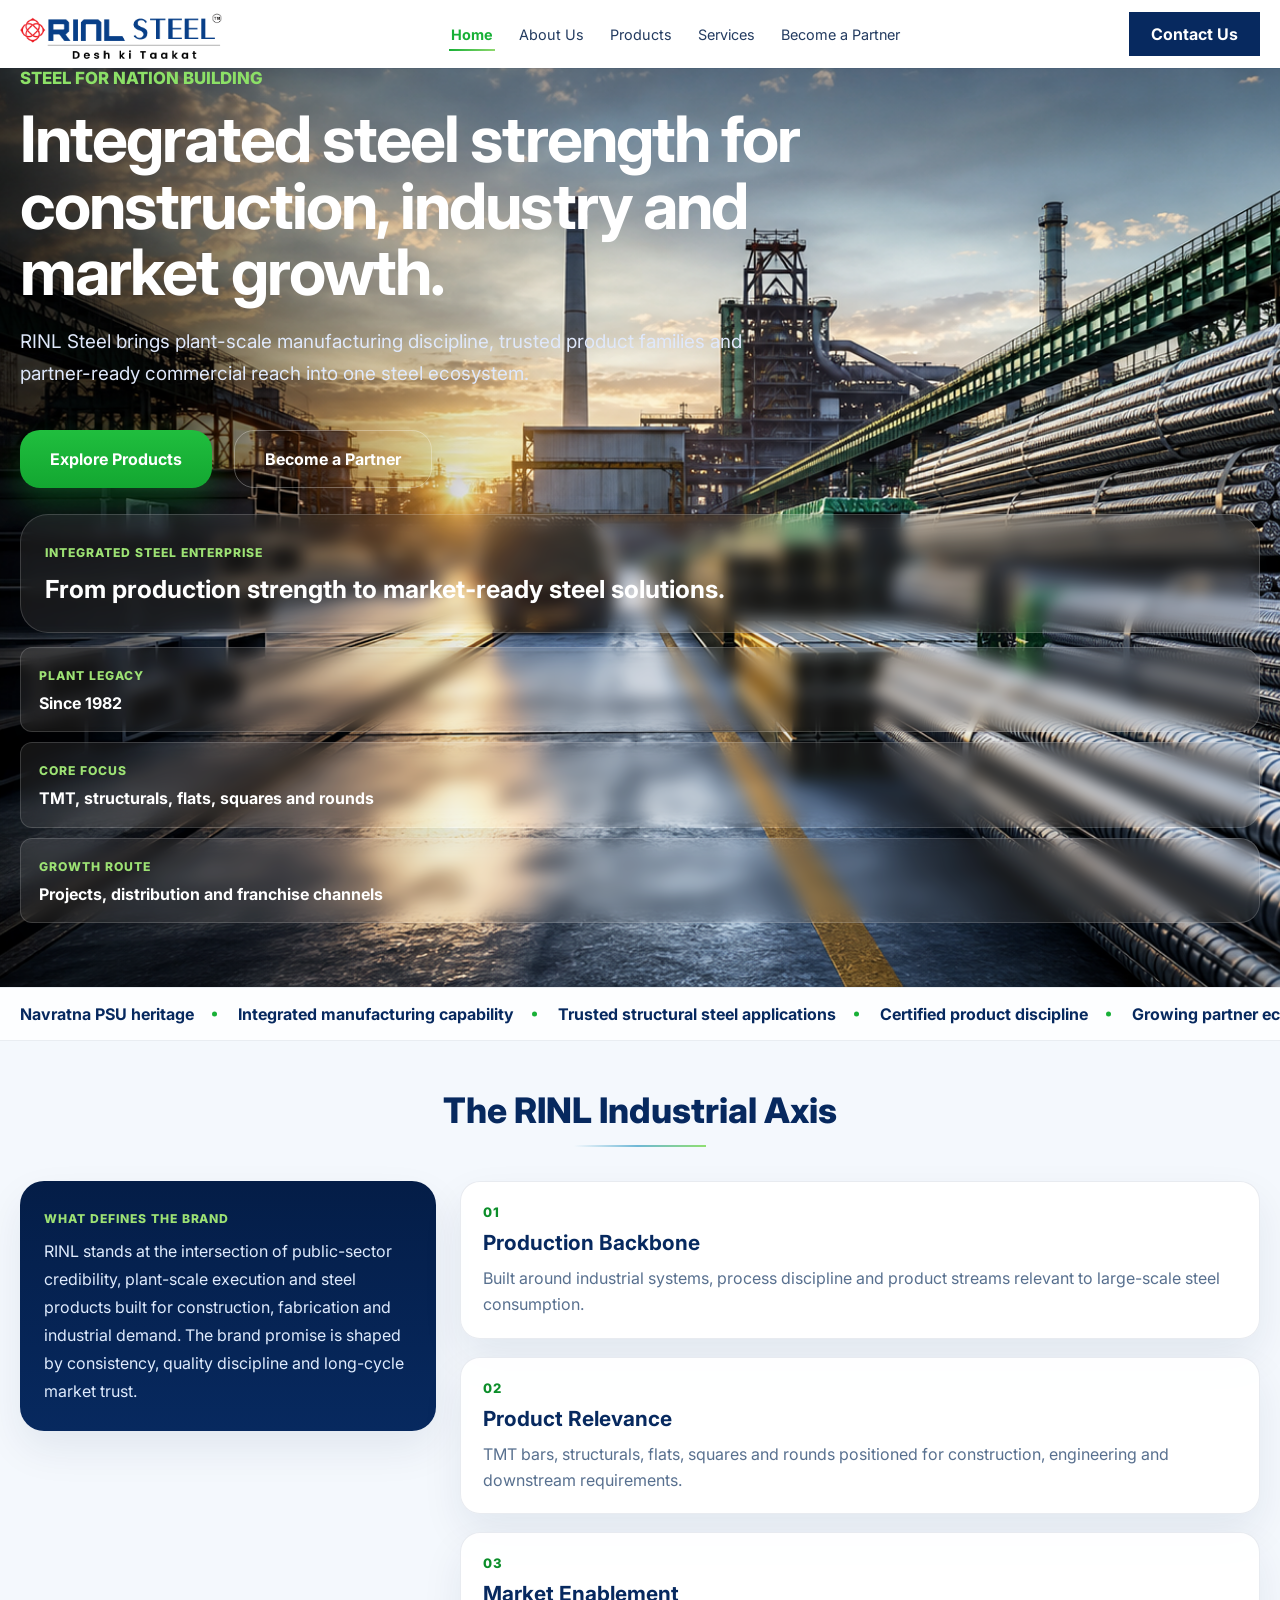
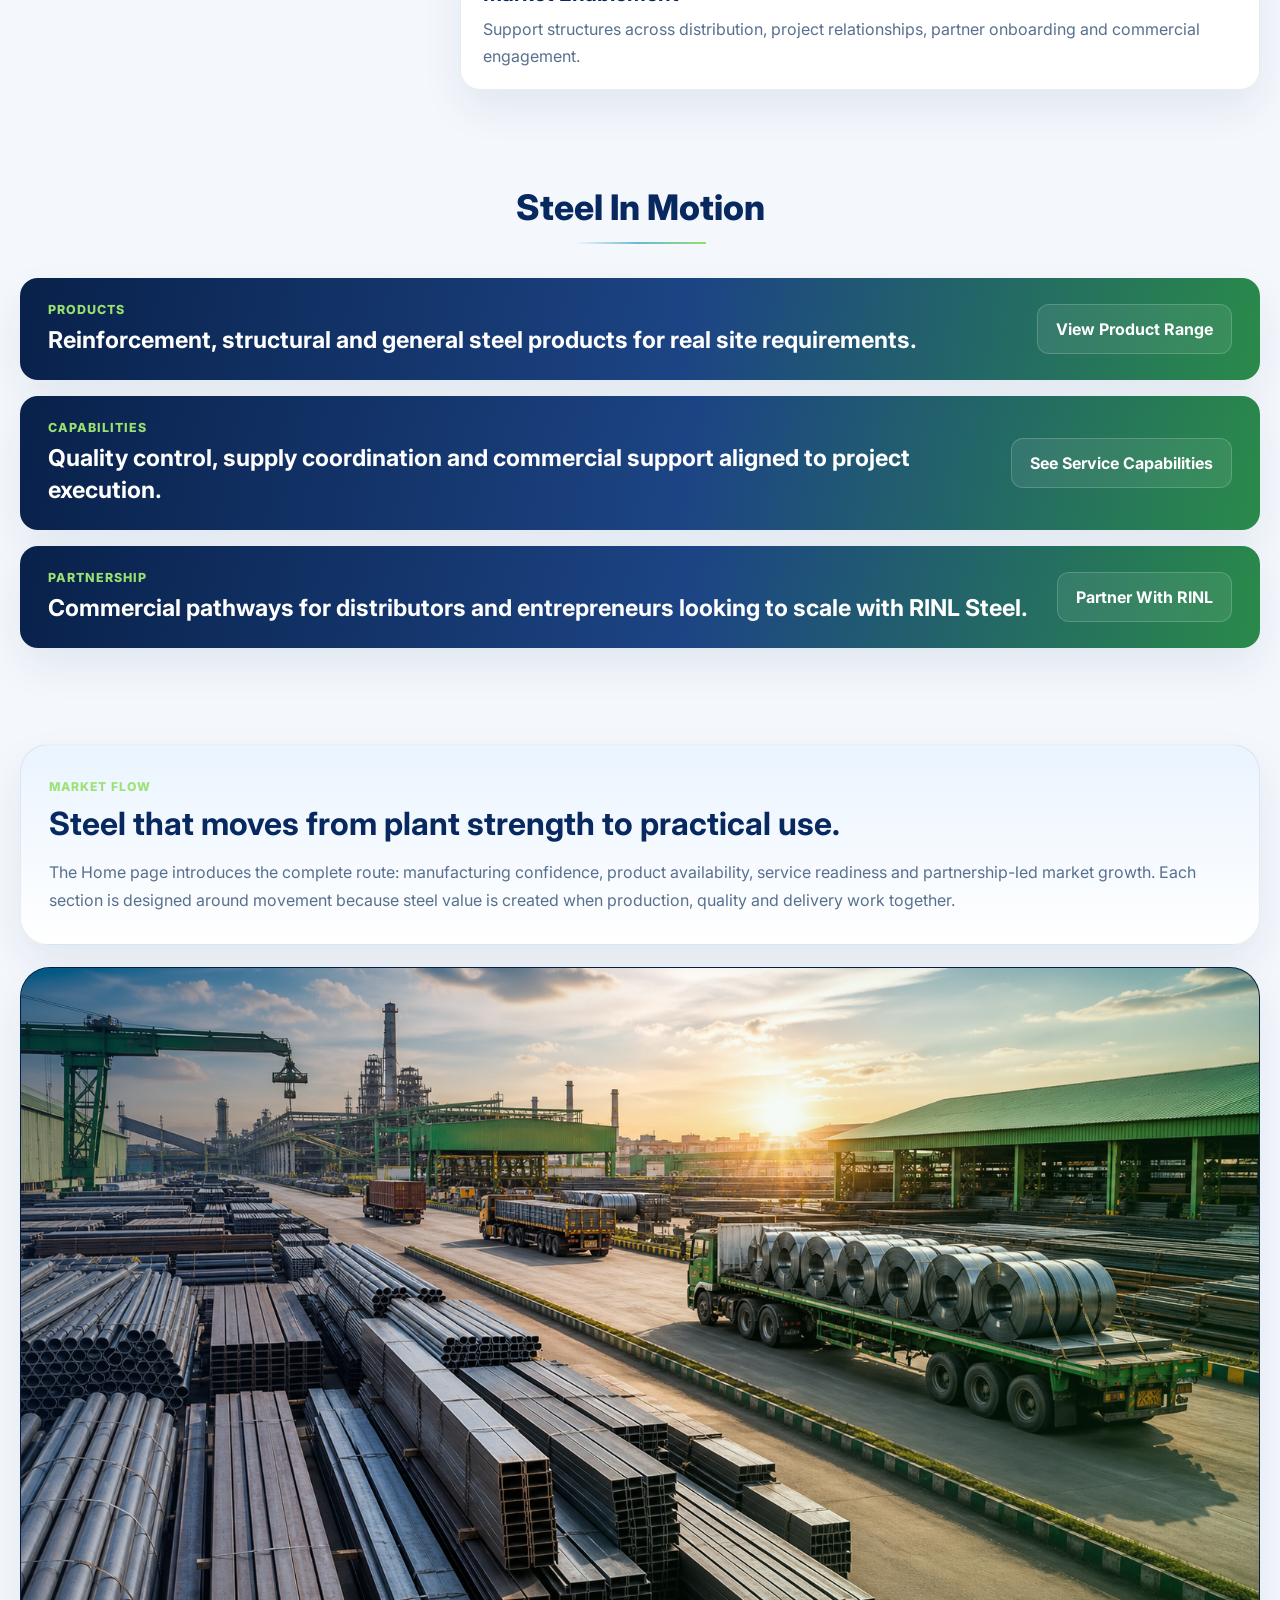
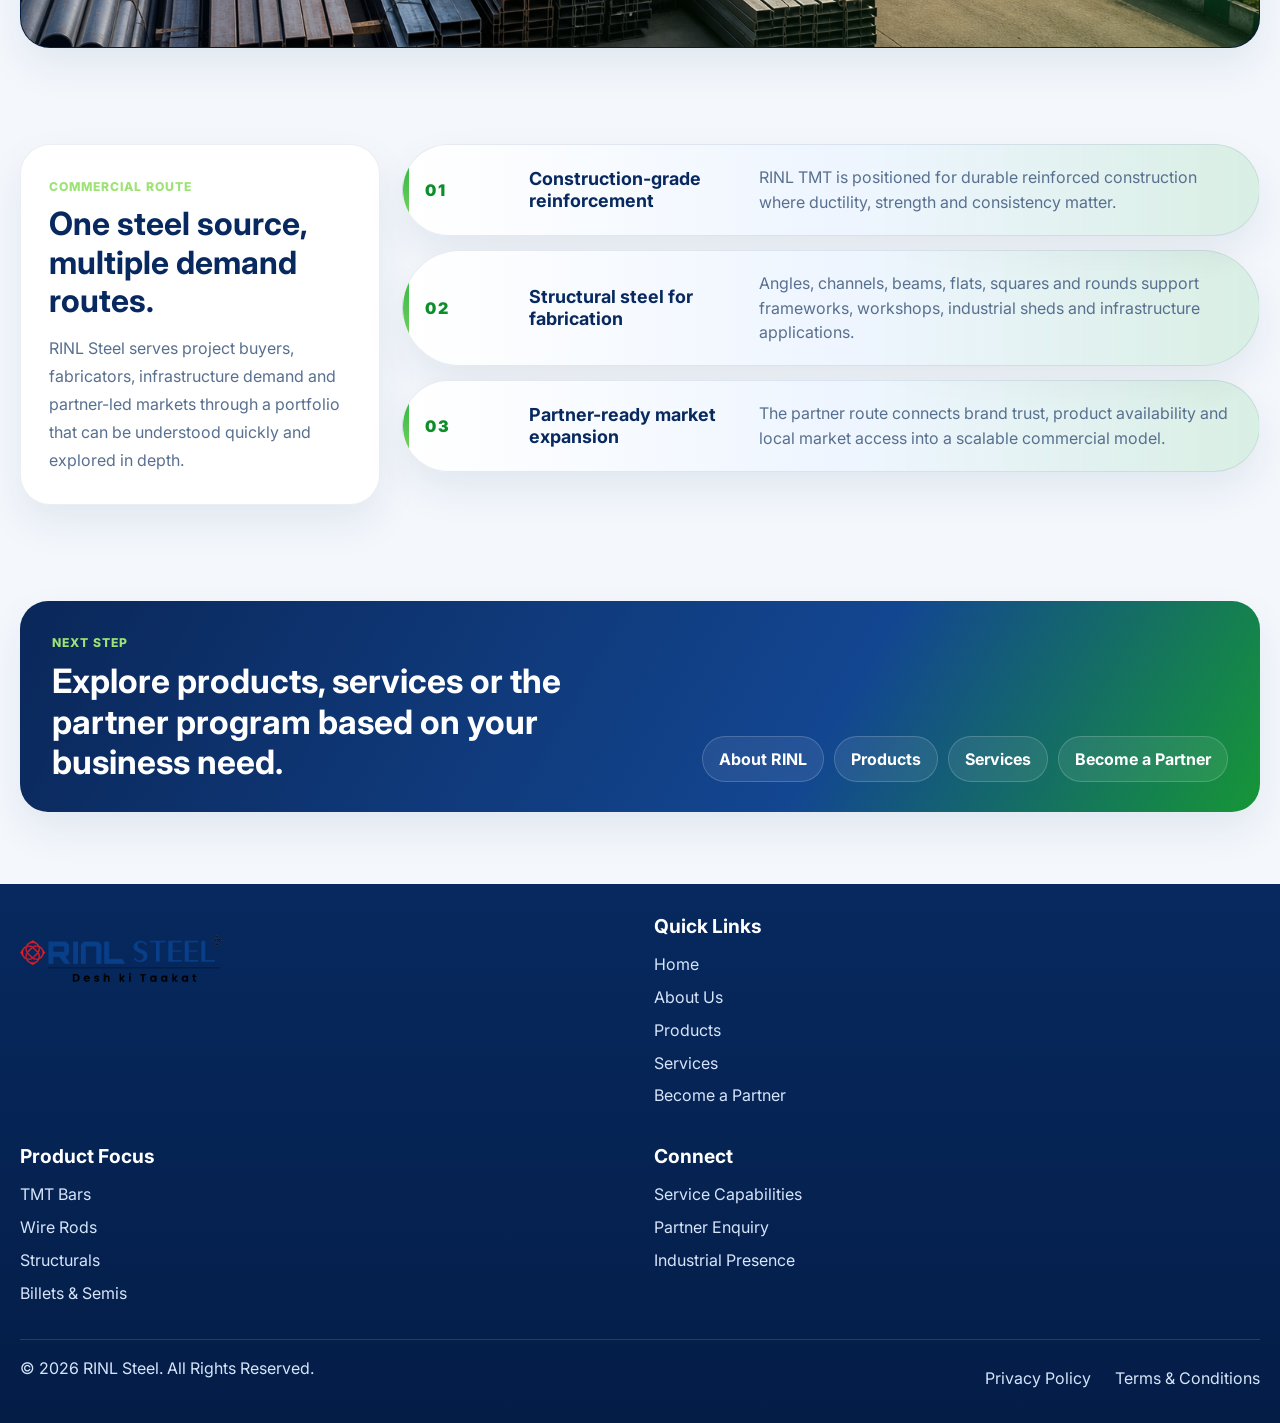
<file: index.html>
<!DOCTYPE html>
<html lang="en">
<head>
  <meta charset="UTF-8" />
  <meta name="viewport" content="width=device-width, initial-scale=1.0" />
  <meta
    name="description"
    content="RINL Steel delivers trusted steel products, manufacturing strength and franchise growth opportunities through a multi-page digital experience."
  />
  <title>RINL Steel | Home</title>
  <link rel="preconnect" href="https://fonts.googleapis.com">
  <link rel="preconnect" href="https://fonts.gstatic.com" crossorigin>
  <link href="https://fonts.googleapis.com/css2?family=Inter:wght@400;500;600;700;800&display=swap" rel="stylesheet">
  <link rel="stylesheet" href="styles.css" />
</head>
<body data-page="home">
  <header class="site-header" data-header>
    <div class="container header-inner">
      <a class="brand" href="index.html" aria-label="RINL Steel home">
        <img class="brand-logo" src="assets/images/branding/RINL_STEEL%20Logo.webp" alt="RINL Steel" />
      </a>
      <button class="nav-toggle" type="button" aria-label="Toggle menu" aria-expanded="false" data-nav-toggle>
        <span></span><span></span><span></span>
      </button>
      <nav class="main-nav" data-nav>
        <a href="index.html" data-nav-link="home">Home</a>
        <a href="about.html" data-nav-link="about">About Us</a>
        <a href="products.html" data-nav-link="products">Products</a>
        <a href="services.html" data-nav-link="services">Services</a>
        <a href="become-partner.html" data-nav-link="partner">Become a Partner</a>
      </nav>
      <a class="header-cta" href="become-partner.html#contact">Contact Us</a>
    </div>
  </header>

  <main>
    <section class="page-hero page-hero-home" id="top">
      <div class="container hero-composition">
        <div class="page-hero-copy reveal">
          <p class="eyebrow">Steel For Nation Building</p>
          <h1>Integrated steel strength for construction, industry and market growth.</h1>
          <p class="page-hero-text">
            RINL Steel brings plant-scale manufacturing discipline, trusted product families and partner-ready commercial reach into one steel ecosystem.
          </p>
          <div class="hero-actions">
            <a class="btn btn-primary" href="products.html">Explore Products</a>
            <a class="btn btn-ghost" href="become-partner.html">Become a Partner</a>
          </div>
        </div>
        <div class="hero-frame reveal delay-1">
          <div class="hero-frame-panel hero-frame-panel-main">
            <span>Integrated Steel Enterprise</span>
            <strong>From production strength to market-ready steel solutions.</strong>
          </div>
          <div class="hero-frame-rail">
            <div><span>Plant Legacy</span><strong>Since 1982</strong></div>
            <div><span>Core Focus</span><strong>TMT, structurals, flats, squares and rounds</strong></div>
            <div><span>Growth Route</span><strong>Projects, distribution and franchise channels</strong></div>
          </div>
        </div>
      </div>
    </section>

    <section class="signal-marquee">
      <div class="container signal-marquee-track reveal">
        <span>Navratna PSU heritage</span>
        <span>Integrated manufacturing capability</span>
        <span>Trusted structural steel applications</span>
        <span>Certified product discipline</span>
        <span>Growing partner ecosystem</span>
      </div>
    </section>

    <section class="section home-axis">
      <div class="container">
        <div class="section-title section-title-stack reveal">
          <h2>The RINL Industrial Axis</h2>
          <span></span>
        </div>
        <div class="axis-layout">
          <article class="axis-manifesto reveal">
            <span class="section-kicker">What Defines The Brand</span>
            <p>
              RINL stands at the intersection of public-sector credibility, plant-scale execution and steel products built for construction, fabrication and industrial demand. The brand promise is shaped by consistency, quality discipline and long-cycle market trust.
            </p>
          </article>
          <div class="axis-spine">
            <article class="axis-node reveal delay-1">
              <span>01</span>
              <strong>Production Backbone</strong>
              <p>Built around industrial systems, process discipline and product streams relevant to large-scale steel consumption.</p>
            </article>
            <article class="axis-node reveal delay-2">
              <span>02</span>
              <strong>Product Relevance</strong>
              <p>TMT bars, structurals, flats, squares and rounds positioned for construction, engineering and downstream requirements.</p>
            </article>
            <article class="axis-node reveal delay-3">
              <span>03</span>
              <strong>Market Enablement</strong>
              <p>Support structures across distribution, project relationships, partner onboarding and commercial engagement.</p>
            </article>
          </div>
        </div>
      </div>
    </section>

    <section class="section steel-ribbons">
      <div class="container">
        <div class="section-title section-title-stack reveal">
          <h2>Steel In Motion</h2>
          <span></span>
        </div>
        <div class="ribbon-stack">
          <article class="ribbon-band reveal">
            <div class="ribbon-band-copy">
              <span>Products</span>
              <h3>Reinforcement, structural and general steel products for real site requirements.</h3>
            </div>
            <a href="products.html">View Product Range</a>
          </article>
          <article class="ribbon-band reveal delay-1">
            <div class="ribbon-band-copy">
              <span>Capabilities</span>
              <h3>Quality control, supply coordination and commercial support aligned to project execution.</h3>
            </div>
            <a href="services.html">See Service Capabilities</a>
          </article>
          <article class="ribbon-band reveal delay-2">
            <div class="ribbon-band-copy">
              <span>Partnership</span>
              <h3>Commercial pathways for distributors and entrepreneurs looking to scale with RINL Steel.</h3>
            </div>
            <a href="become-partner.html">Partner With RINL</a>
          </article>
        </div>
      </div>
    </section>

    <section class="section home-landscape">
      <div class="container landscape-grid">
        <article class="landscape-panel reveal">
          <span class="section-kicker">Market Flow</span>
          <h2>Steel that moves from plant strength to practical use.</h2>
          <p>
            The Home page introduces the complete route: manufacturing confidence, product availability, service readiness and partnership-led market growth. Each section is designed around movement because steel value is created when production, quality and delivery work together.
          </p>
        </article>
        <figure class="home-flow-image reveal delay-1">
          <img src="assets/images/home/home-supply-flow.png" alt="Steel products moving from plant dispatch to market supply" />
        </figure>
      </div>
    </section>

    <section class="section home-command-shell">
      <div class="container home-command">
        <div class="home-command-copy reveal">
          <span class="section-kicker">Commercial Route</span>
          <h2>One steel source, multiple demand routes.</h2>
          <p>
            RINL Steel serves project buyers, fabricators, infrastructure demand and partner-led markets through a portfolio that can be understood quickly and explored in depth.
          </p>
        </div>
        <div class="home-command-lines">
          <article class="home-command-line reveal delay-1">
            <span>01</span>
            <strong>Construction-grade reinforcement</strong>
            <p>RINL TMT is positioned for durable reinforced construction where ductility, strength and consistency matter.</p>
          </article>
          <article class="home-command-line reveal delay-2">
            <span>02</span>
            <strong>Structural steel for fabrication</strong>
            <p>Angles, channels, beams, flats, squares and rounds support frameworks, workshops, industrial sheds and infrastructure applications.</p>
          </article>
          <article class="home-command-line reveal delay-3">
            <span>03</span>
            <strong>Partner-ready market expansion</strong>
            <p>The partner route connects brand trust, product availability and local market access into a scalable commercial model.</p>
          </article>
        </div>
      </div>
    </section>

    <section class="section home-cta-shell">
      <div class="container">
        <div class="home-cta reveal">
          <div>
            <span class="section-kicker">Next Step</span>
            <h2>Explore products, services or the partner program based on your business need.</h2>
          </div>
          <div class="home-cta-links">
            <a href="about.html">About RINL</a>
            <a href="products.html">Products</a>
            <a href="services.html">Services</a>
            <a href="become-partner.html">Become a Partner</a>
          </div>
        </div>
      </div>
    </section>
  </main>

  <footer class="site-footer">
    <div class="container footer-grid">
      <div>
        <a class="brand footer-brand" href="index.html">
          <img class="brand-logo brand-logo-footer" src="assets/images/branding/RINL_STEEL%20Logo.webp" alt="RINL Steel" />
        </a>
      </div>
      <div>
        <h3>Quick Links</h3>
        <a href="index.html">Home</a>
        <a href="about.html">About Us</a>
        <a href="products.html">Products</a>
        <a href="services.html">Services</a>
        <a href="become-partner.html">Become a Partner</a>
      </div>
      <div>
        <h3>Product Focus</h3>
        <a href="products.html#tmt">TMT Bars</a>
        <a href="products.html#wire-rods">Wire Rods</a>
        <a href="products.html#structurals">Structurals</a>
        <a href="products.html#semis">Billets & Semis</a>
      </div>
      <div>
        <h3>Connect</h3>
        <a href="services.html">Service Capabilities</a>
        <a href="become-partner.html#contact">Partner Enquiry</a>
        <a href="about.html#presence">Industrial Presence</a>
      </div>
    </div>
    <div class="container footer-bottom">
      <span>&copy; <span data-year></span> RINL Steel. All Rights Reserved.</span>
      <div>
        <a href="index.html">Privacy Policy</a>
        <a href="index.html">Terms &amp; Conditions</a>
      </div>
    </div>
  </footer>
  <script src="script.js"></script>
</body>
</html>
</file>
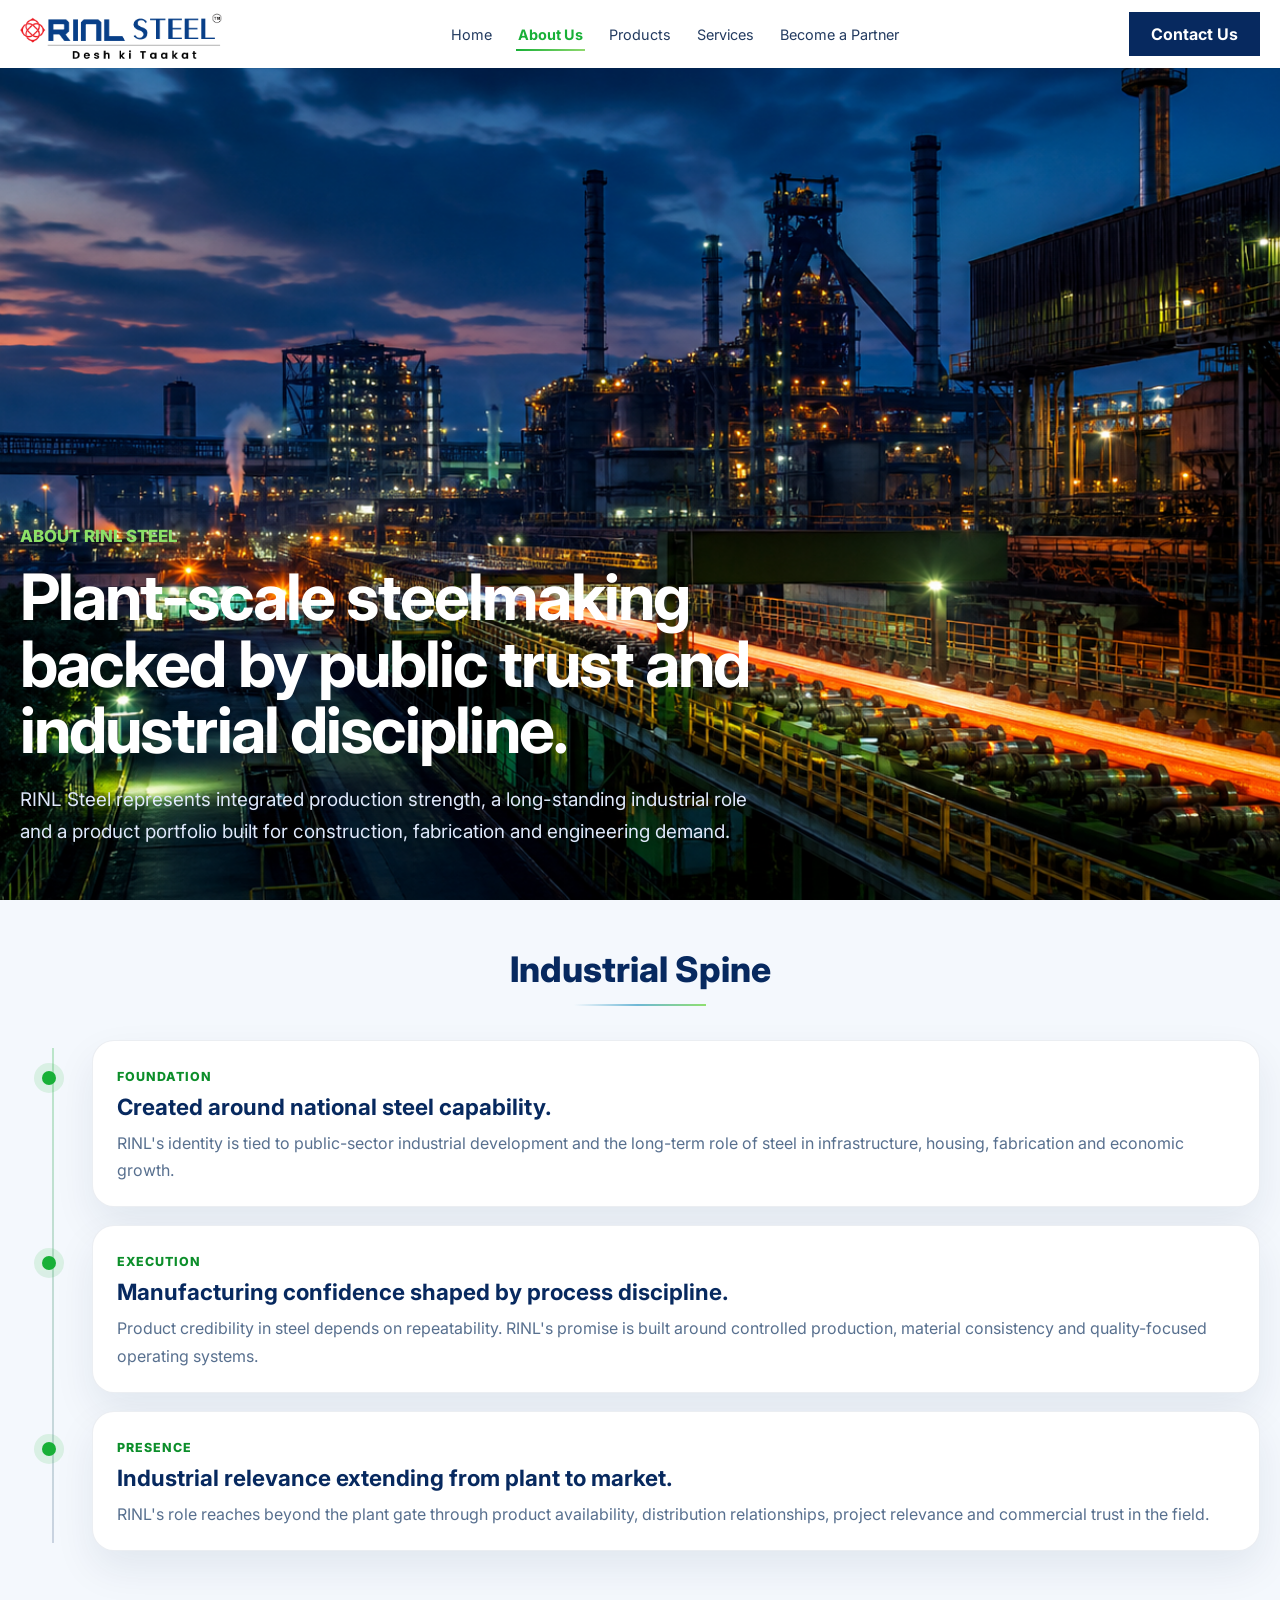
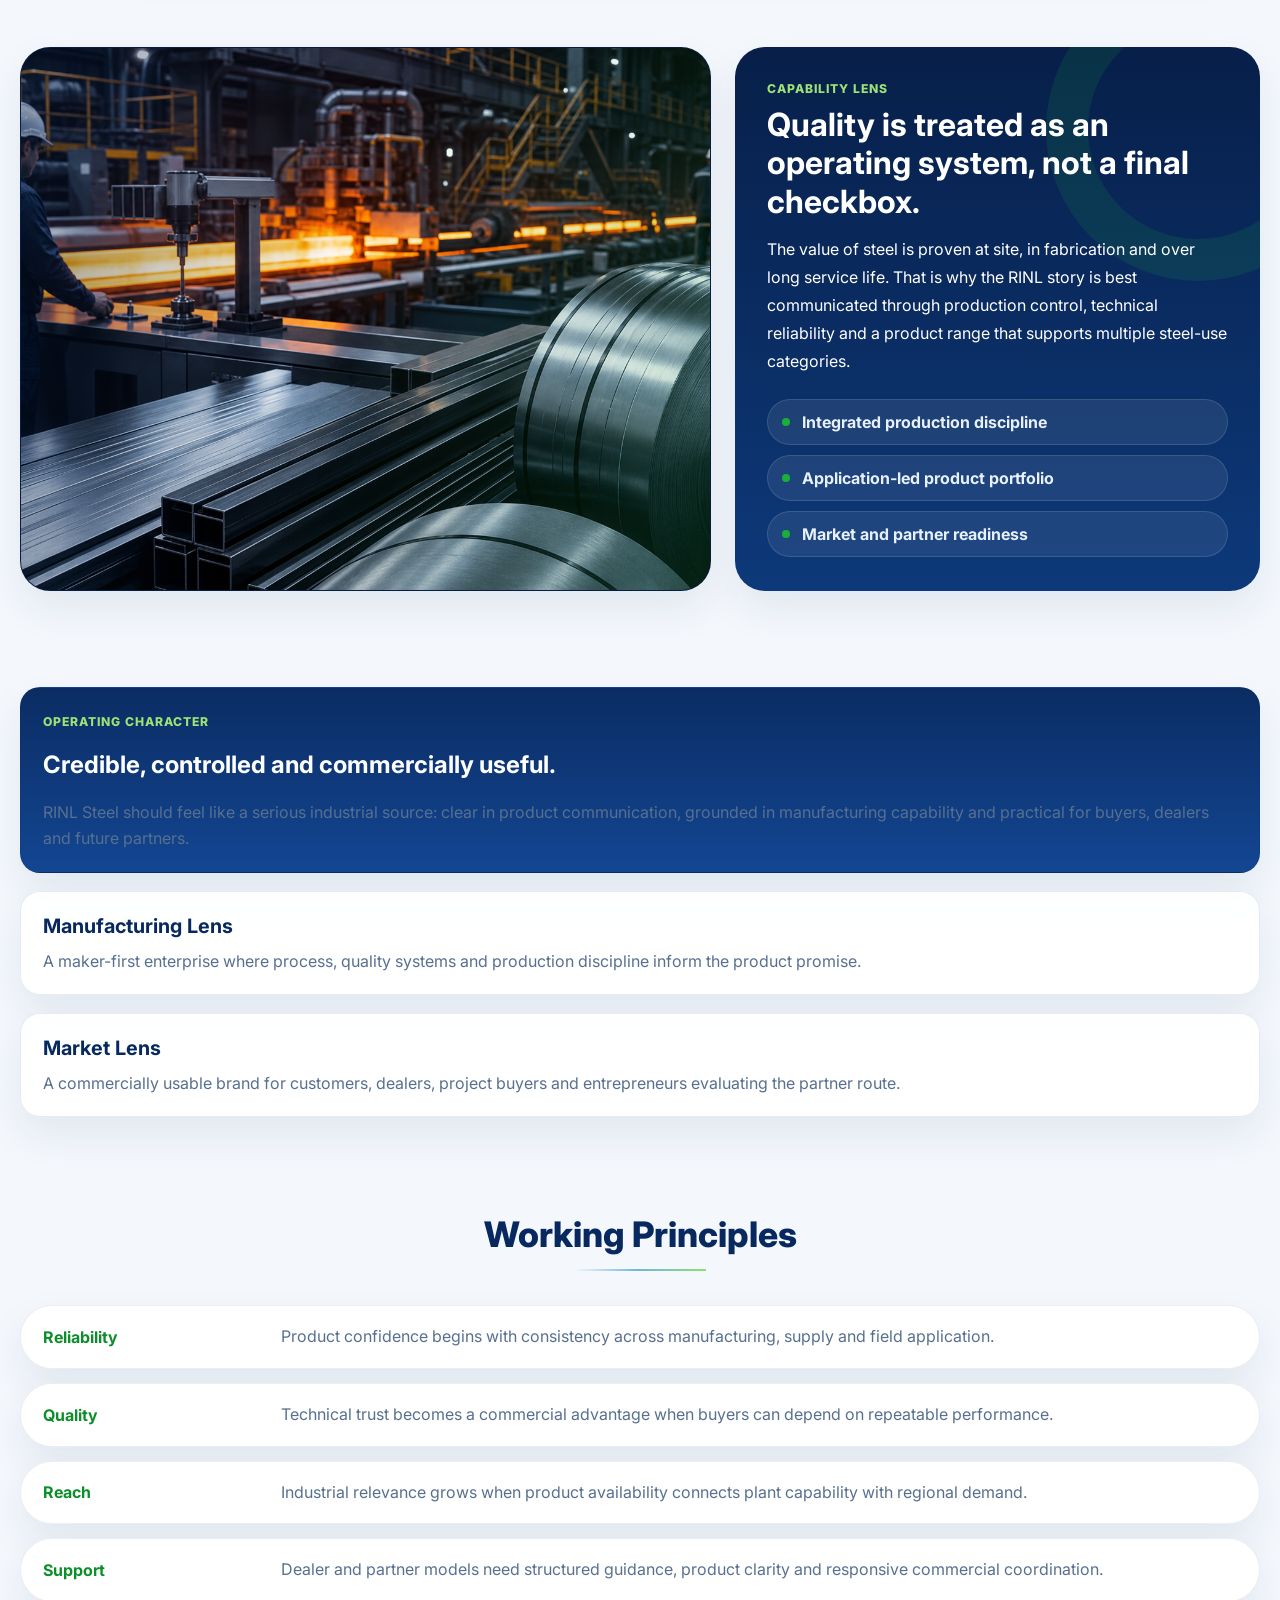
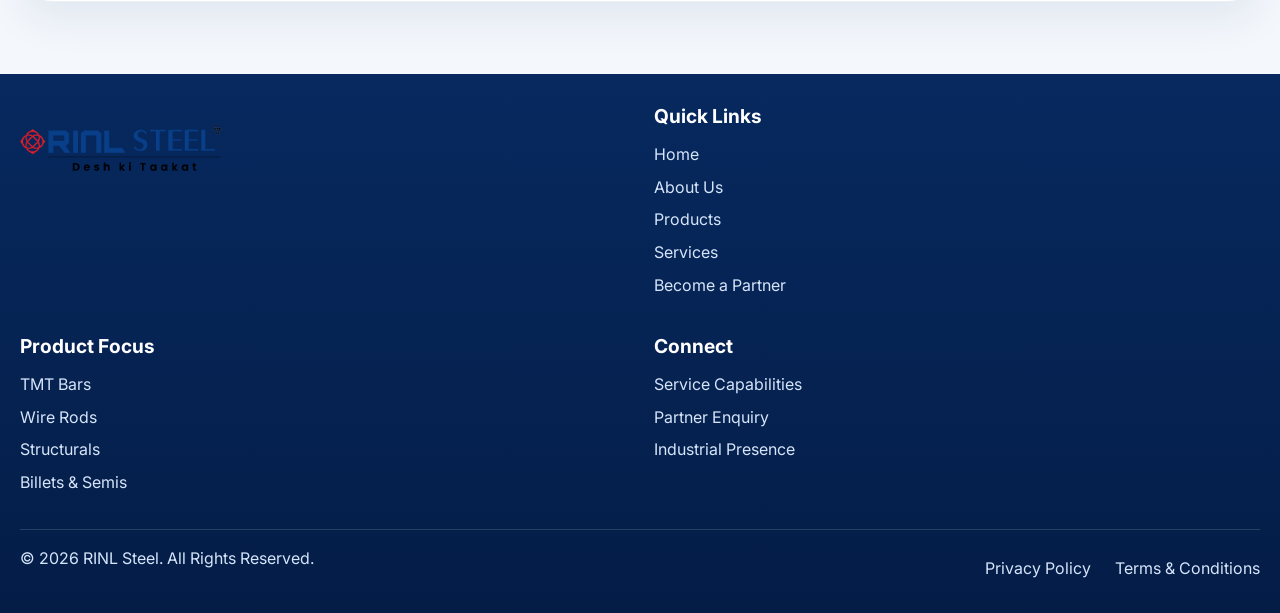
<file: about.html>
<!DOCTYPE html>
<html lang="en">
<head>
  <meta charset="UTF-8" />
  <meta name="viewport" content="width=device-width, initial-scale=1.0" />
  <meta name="description" content="Learn about RINL Steel's heritage, manufacturing perspective, industrial role and operating philosophy." />
  <title>About Us | RINL Steel</title>
  <link rel="preconnect" href="https://fonts.googleapis.com">
  <link rel="preconnect" href="https://fonts.gstatic.com" crossorigin>
  <link href="https://fonts.googleapis.com/css2?family=Inter:wght@400;500;600;700;800&display=swap" rel="stylesheet">
  <link rel="stylesheet" href="styles.css" />
</head>
<body data-page="about">
  <header class="site-header" data-header>
    <div class="container header-inner">
      <a class="brand" href="index.html" aria-label="RINL Steel home">
        <img class="brand-logo" src="assets/images/branding/RINL_STEEL%20Logo.webp" alt="RINL Steel" />
      </a>
      <button class="nav-toggle" type="button" aria-label="Toggle menu" aria-expanded="false" data-nav-toggle>
        <span></span><span></span><span></span>
      </button>
      <nav class="main-nav" data-nav>
        <a href="index.html" data-nav-link="home">Home</a>
        <a href="about.html" data-nav-link="about">About Us</a>
        <a href="products.html" data-nav-link="products">Products</a>
        <a href="services.html" data-nav-link="services">Services</a>
        <a href="become-partner.html" data-nav-link="partner">Become a Partner</a>
      </nav>
      <a class="header-cta" href="become-partner.html#contact">Contact Us</a>
    </div>
  </header>

  <main>
    <section class="page-hero page-hero-about">
      <div class="container page-hero-shell">
        <div class="page-hero-copy reveal">
          <p class="eyebrow">About RINL Steel</p>
          <h1>Plant-scale steelmaking backed by public trust and industrial discipline.</h1>
          <p class="page-hero-text">RINL Steel represents integrated production strength, a long-standing industrial role and a product portfolio built for construction, fabrication and engineering demand.</p>
        </div>
      </div>
    </section>

    <section class="section about-spine-shell">
      <div class="container">
        <div class="section-title section-title-stack reveal">
          <h2>Industrial Spine</h2>
          <span></span>
        </div>
        <div class="about-spine">
          <article class="about-spine-node reveal">
            <span>Foundation</span>
            <h3>Created around national steel capability.</h3>
            <p>RINL's identity is tied to public-sector industrial development and the long-term role of steel in infrastructure, housing, fabrication and economic growth.</p>
          </article>
          <article class="about-spine-node reveal delay-1">
            <span>Execution</span>
            <h3>Manufacturing confidence shaped by process discipline.</h3>
            <p>Product credibility in steel depends on repeatability. RINL's promise is built around controlled production, material consistency and quality-focused operating systems.</p>
          </article>
          <article class="about-spine-node reveal delay-2" id="presence">
            <span>Presence</span>
            <h3>Industrial relevance extending from plant to market.</h3>
            <p>RINL's role reaches beyond the plant gate through product availability, distribution relationships, project relevance and commercial trust in the field.</p>
          </article>
        </div>
      </div>
    </section>

    <section class="section about-capability-shell">
      <div class="container about-capability-grid">
        <figure class="about-capability-image reveal">
          <img src="assets/images/about/about-quality-line.png" alt="Steel manufacturing and quality control process" />
        </figure>
        <article class="about-capability-copy reveal delay-1">
          <span class="section-kicker">Capability Lens</span>
          <h2>Quality is treated as an operating system, not a final checkbox.</h2>
          <p>
            The value of steel is proven at site, in fabrication and over long service life. That is why the RINL story is best communicated through production control, technical reliability and a product range that supports multiple steel-use categories.
          </p>
          <div class="about-capability-points">
            <span>Integrated production discipline</span>
            <span>Application-led product portfolio</span>
            <span>Market and partner readiness</span>
          </div>
        </article>
      </div>
    </section>

    <section class="section about-panels">
      <div class="container about-panels-grid">
        <article class="about-panel about-panel-large reveal">
          <span class="section-kicker">Operating Character</span>
          <h2>Credible, controlled and commercially useful.</h2>
          <p>RINL Steel should feel like a serious industrial source: clear in product communication, grounded in manufacturing capability and practical for buyers, dealers and future partners.</p>
        </article>
        <article class="about-panel reveal delay-1">
          <strong>Manufacturing Lens</strong>
          <p>A maker-first enterprise where process, quality systems and production discipline inform the product promise.</p>
        </article>
        <article class="about-panel reveal delay-2">
          <strong>Market Lens</strong>
          <p>A commercially usable brand for customers, dealers, project buyers and entrepreneurs evaluating the partner route.</p>
        </article>
      </div>
    </section>

    <section class="section principle-river-shell">
      <div class="container">
        <div class="section-title section-title-stack reveal">
          <h2>Working Principles</h2>
          <span></span>
        </div>
        <div class="principle-river">
          <div class="principle-flow reveal"><strong>Reliability</strong><span>Product confidence begins with consistency across manufacturing, supply and field application.</span></div>
          <div class="principle-flow reveal delay-1"><strong>Quality</strong><span>Technical trust becomes a commercial advantage when buyers can depend on repeatable performance.</span></div>
          <div class="principle-flow reveal delay-2"><strong>Reach</strong><span>Industrial relevance grows when product availability connects plant capability with regional demand.</span></div>
          <div class="principle-flow reveal delay-3"><strong>Support</strong><span>Dealer and partner models need structured guidance, product clarity and responsive commercial coordination.</span></div>
        </div>
      </div>
    </section>
  </main>

  <footer class="site-footer">
    <div class="container footer-grid">
      <div>
        <a class="brand footer-brand" href="index.html">
          <img class="brand-logo brand-logo-footer" src="assets/images/branding/RINL_STEEL%20Logo.webp" alt="RINL Steel" />
        </a>
      </div>
      <div>
        <h3>Quick Links</h3>
        <a href="index.html">Home</a>
        <a href="about.html">About Us</a>
        <a href="products.html">Products</a>
        <a href="services.html">Services</a>
        <a href="become-partner.html">Become a Partner</a>
      </div>
      <div>
        <h3>Product Focus</h3>
        <a href="products.html#tmt">TMT Bars</a>
        <a href="products.html#wire-rods">Wire Rods</a>
        <a href="products.html#structurals">Structurals</a>
        <a href="products.html#semis">Billets & Semis</a>
      </div>
      <div>
        <h3>Connect</h3>
        <a href="services.html">Service Capabilities</a>
        <a href="become-partner.html#contact">Partner Enquiry</a>
        <a href="about.html#presence">Industrial Presence</a>
      </div>
    </div>
    <div class="container footer-bottom">
      <span>&copy; <span data-year></span> RINL Steel. All Rights Reserved.</span>
      <div>
        <a href="index.html">Privacy Policy</a>
        <a href="index.html">Terms &amp; Conditions</a>
      </div>
    </div>
  </footer>
  <script src="script.js"></script>
</body>
</html>
</file>
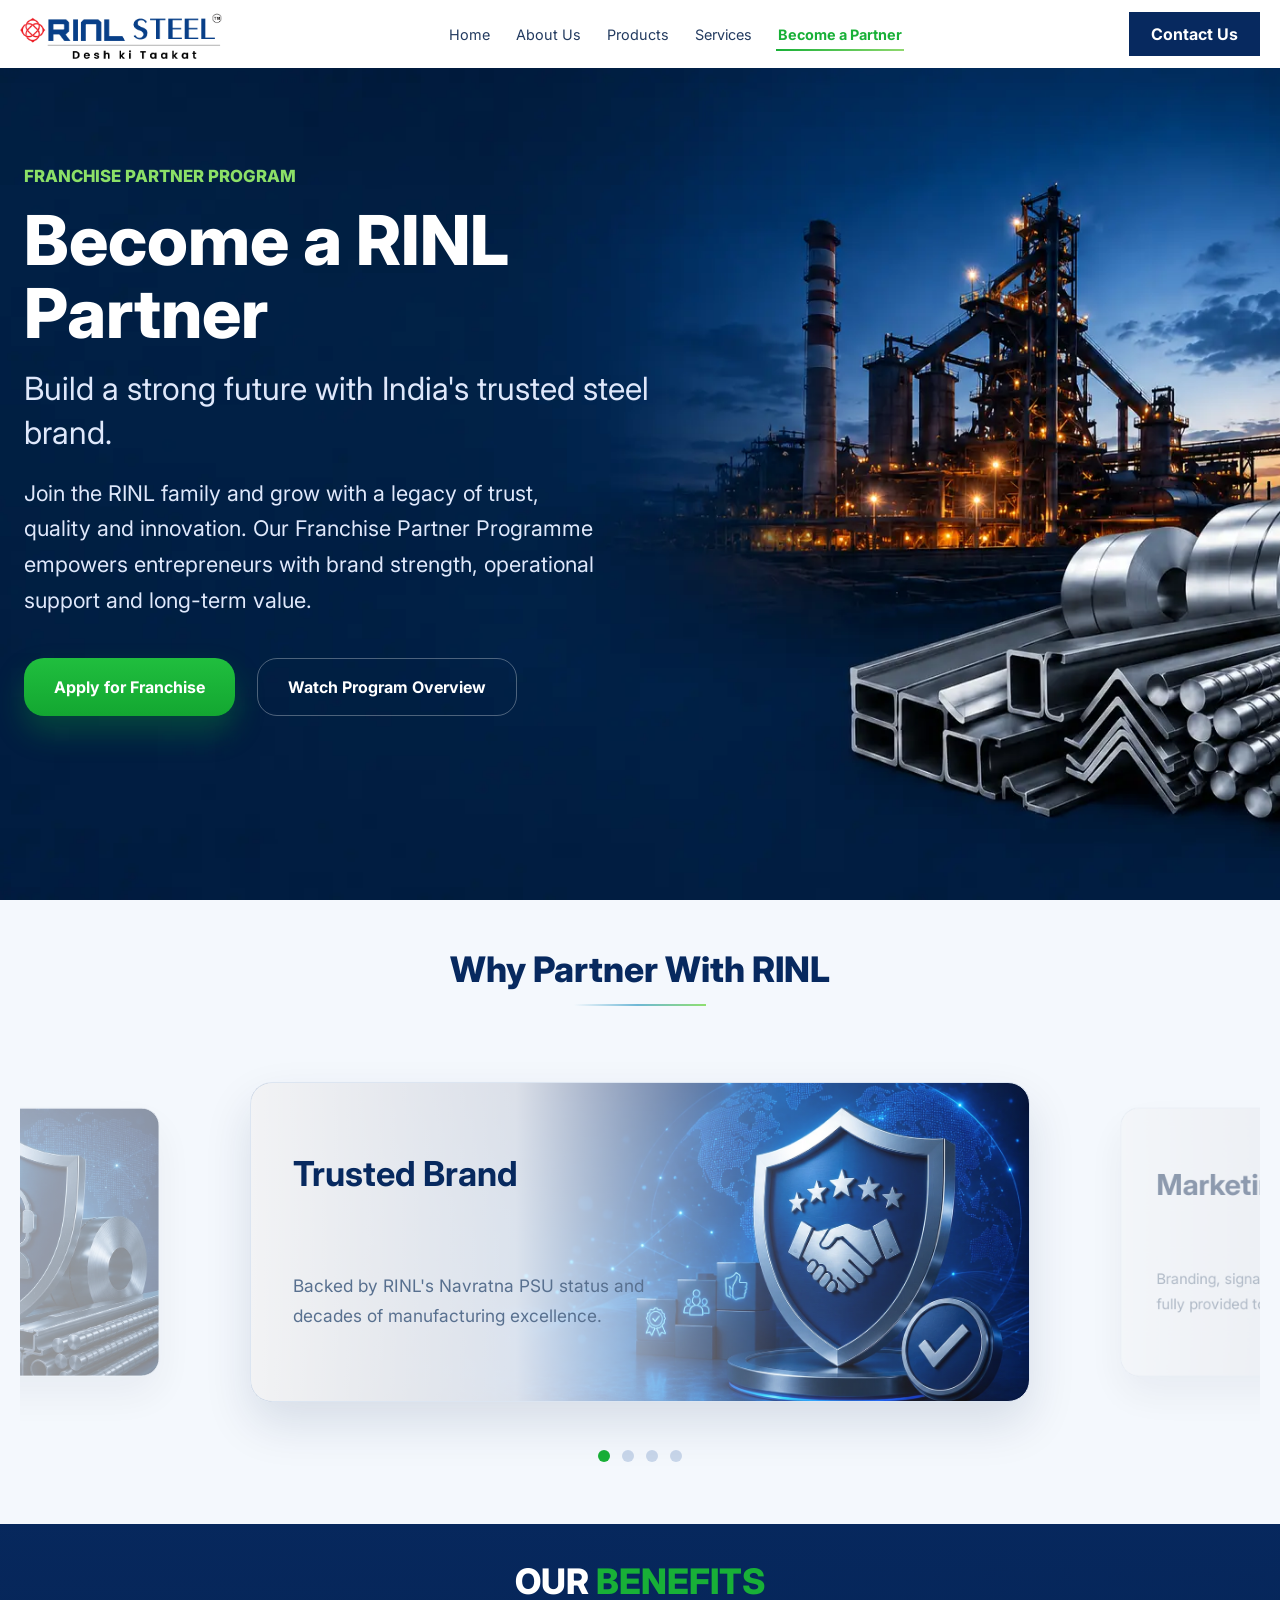
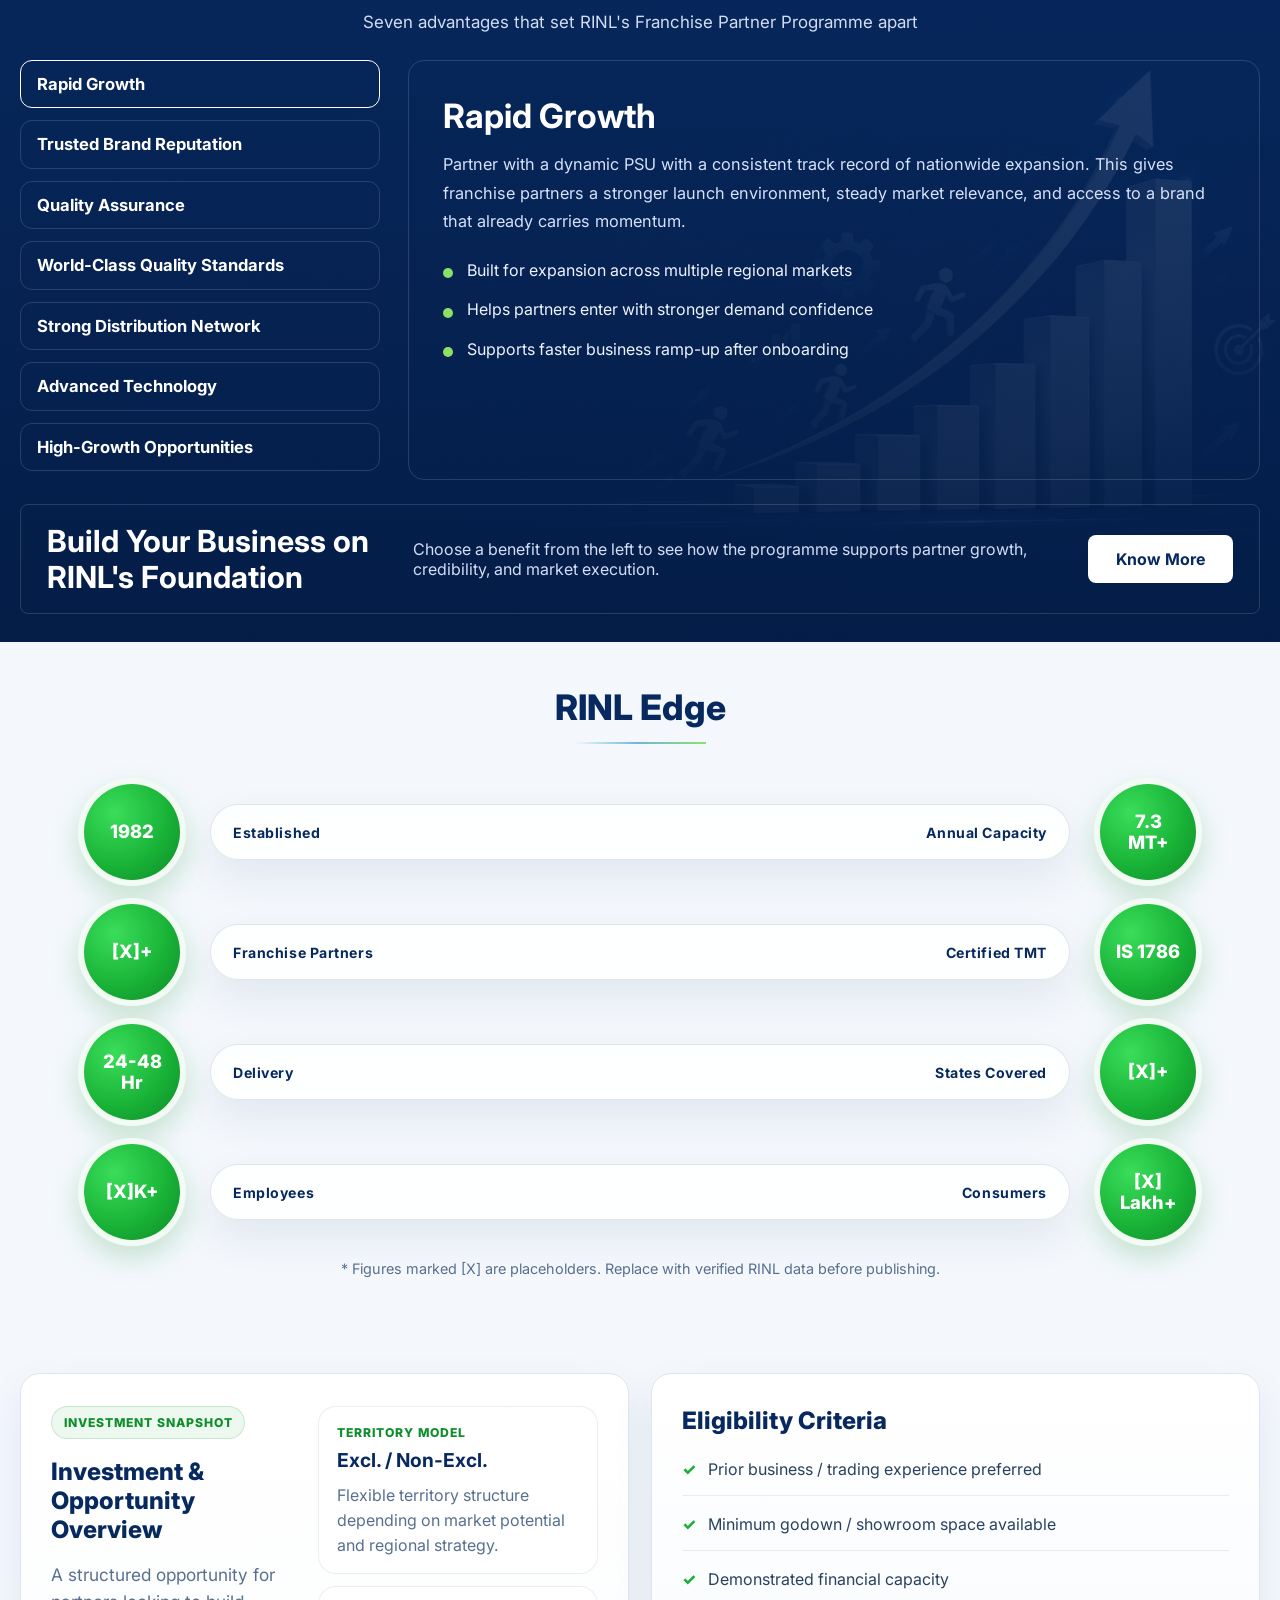
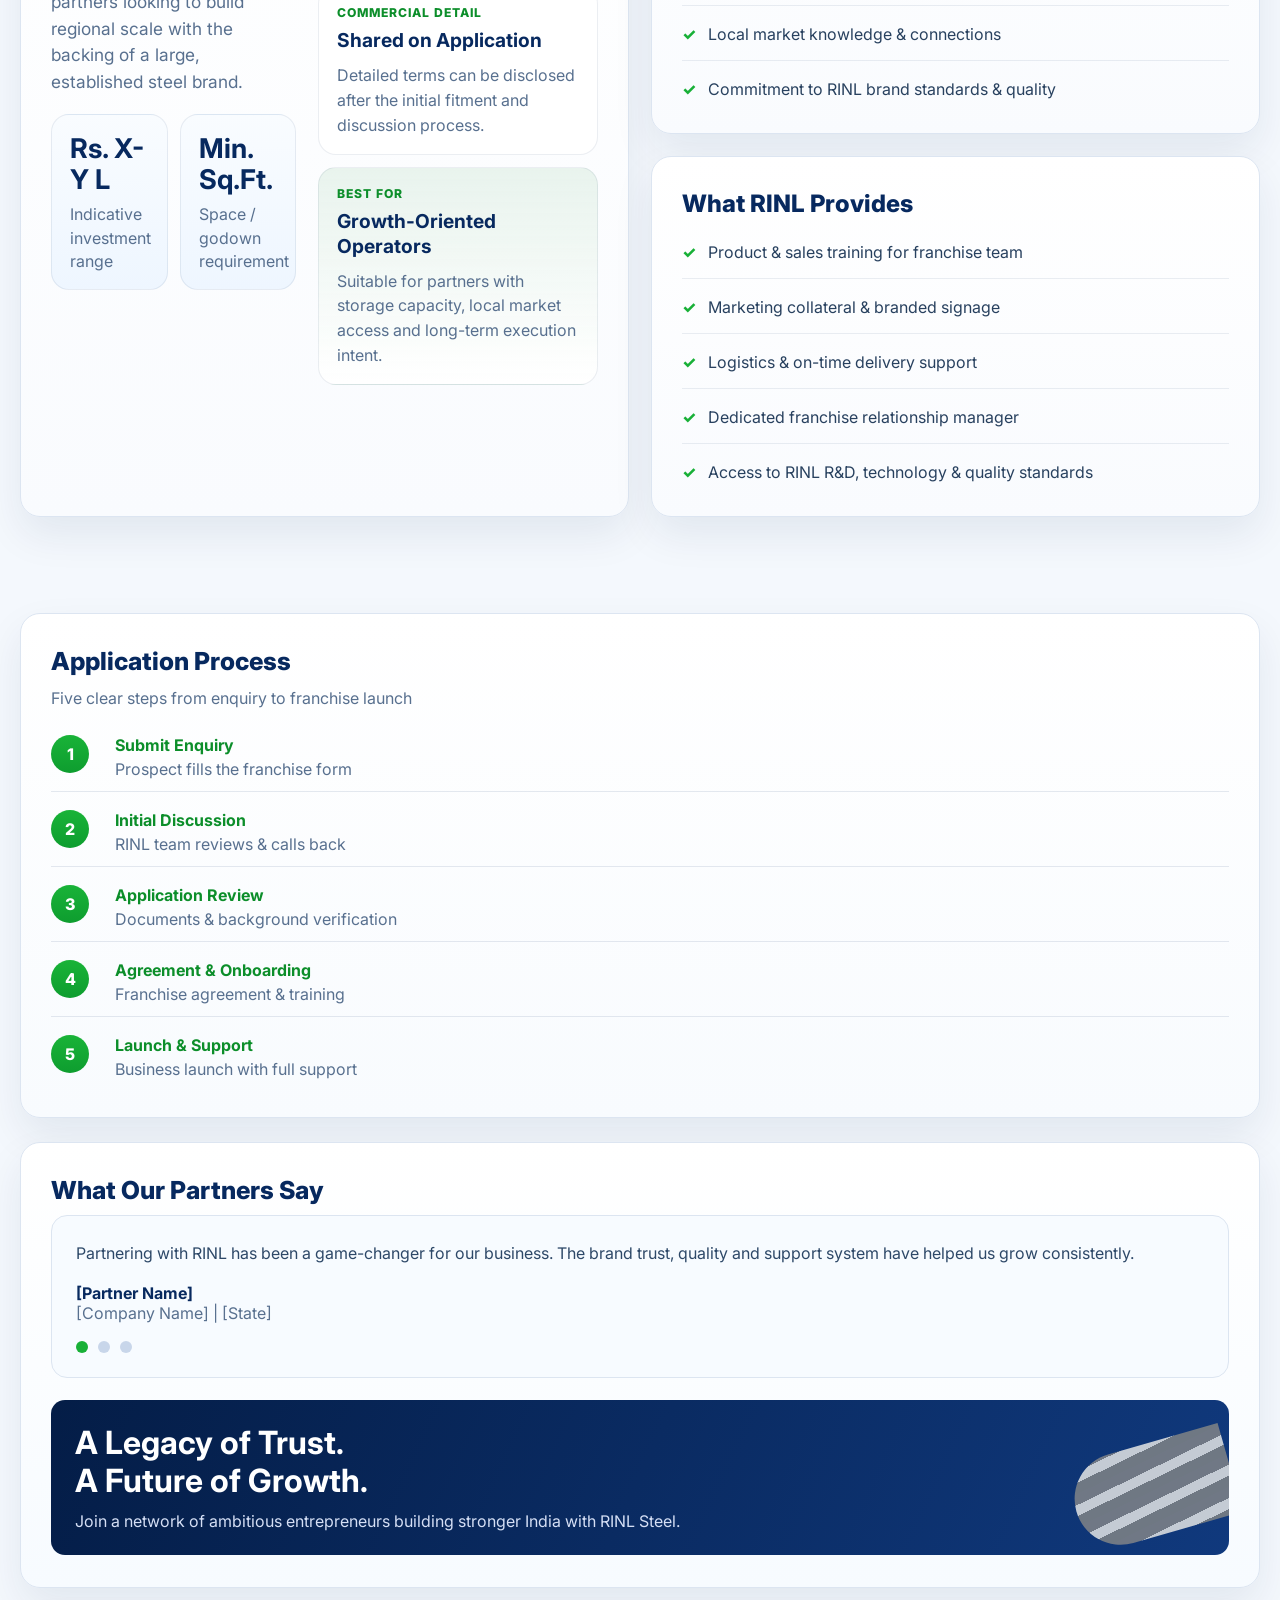
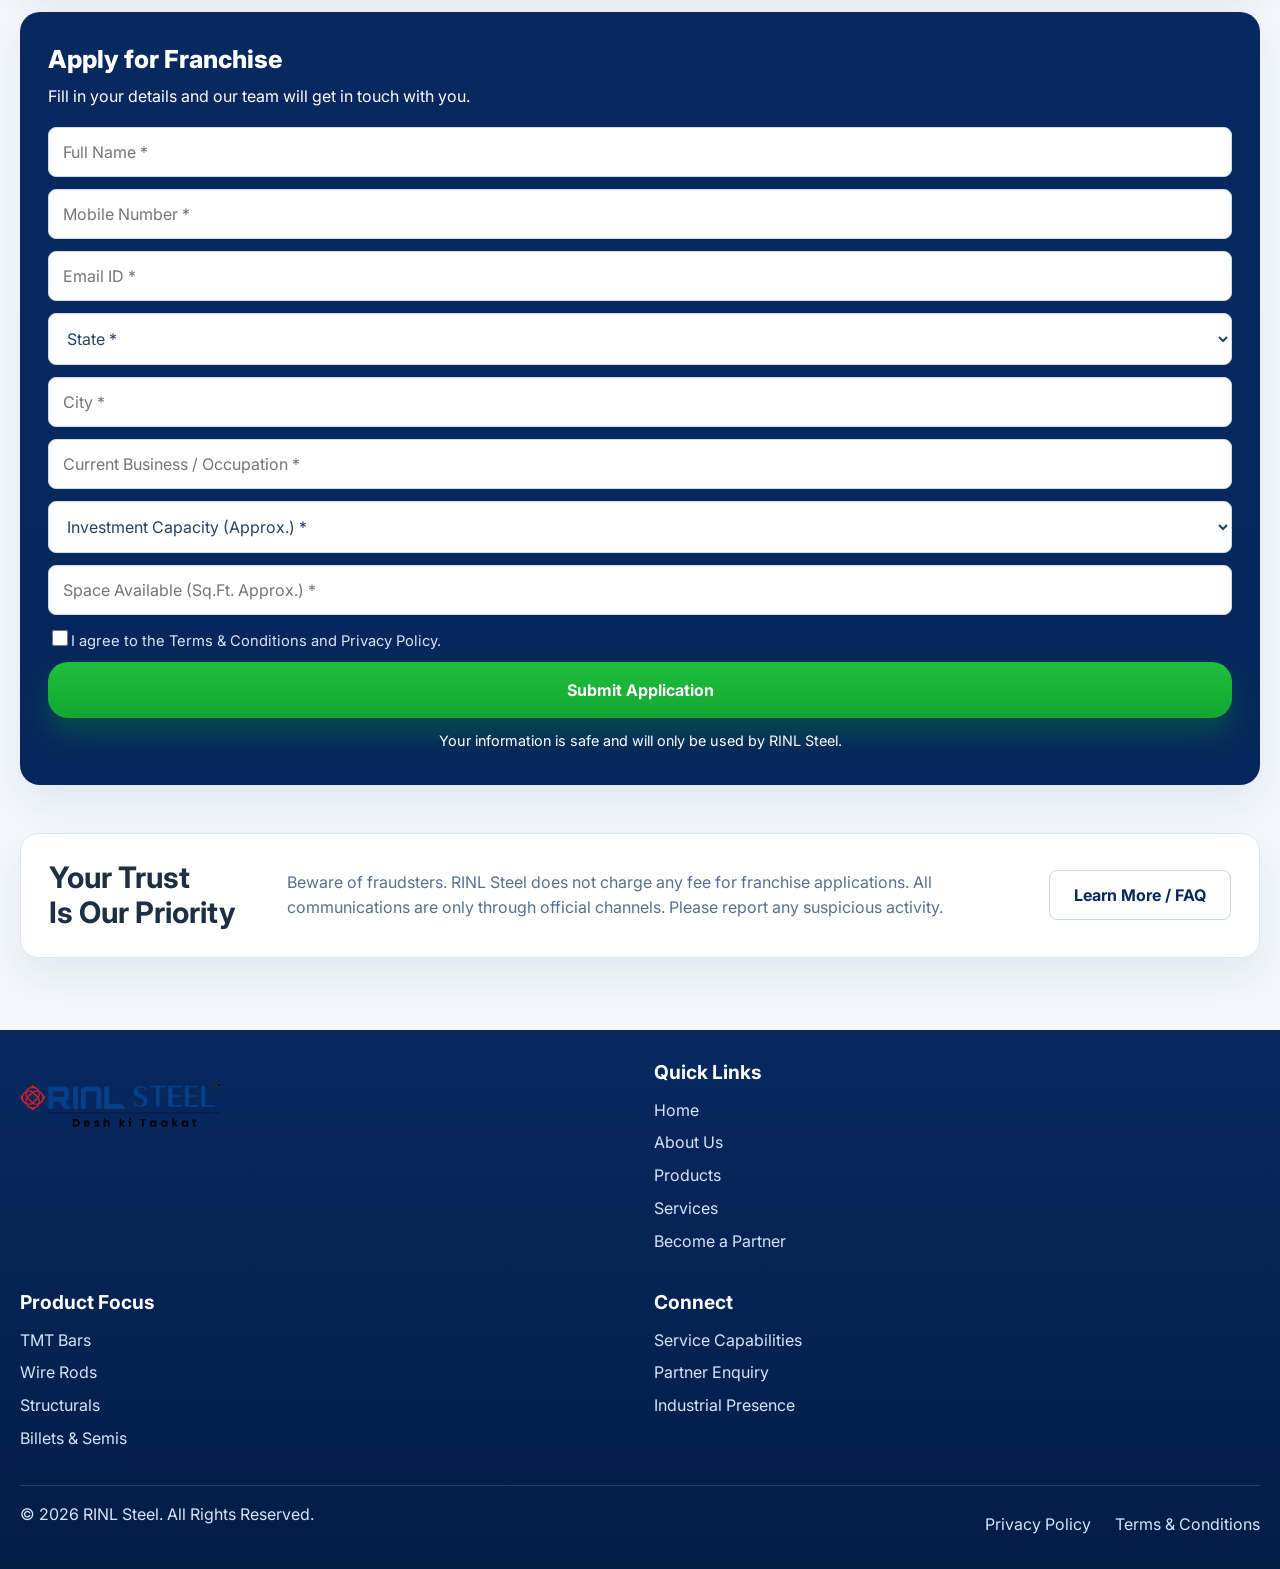
<file: become-partner.html>
<!DOCTYPE html>
<html lang="en">
<head>
  <meta charset="UTF-8" />
  <meta name="viewport" content="width=device-width, initial-scale=1.0" />
  <meta
    name="description"
    content="Become a RINL Steel franchise partner and build your business with a trusted steel brand, reliable supply chain, marketing support, and structured onboarding."
  />
  <title>Become a Franchise Partner | RINL Steel</title>
  <link rel="preconnect" href="https://fonts.googleapis.com">
  <link rel="preconnect" href="https://fonts.gstatic.com" crossorigin>
  <link href="https://fonts.googleapis.com/css2?family=Inter:wght@400;500;600;700;800&display=swap" rel="stylesheet">
  <link rel="stylesheet" href="styles.css" />
</head>
<body data-page="partner">
  <header class="site-header" data-header>
    <div class="container header-inner">
      <a class="brand" href="index.html" aria-label="RINL Steel home">
        <img class="brand-logo" src="assets/images/branding/RINL_STEEL%20Logo.webp" alt="RINL Steel" />
      </a>
      <button class="nav-toggle" type="button" aria-label="Toggle menu" aria-expanded="false" data-nav-toggle>
        <span></span><span></span><span></span>
      </button>
      <nav class="main-nav" data-nav>
        <a href="index.html" data-nav-link="home">Home</a>
        <a href="about.html" data-nav-link="about">About Us</a>
        <a href="products.html" data-nav-link="products">Products</a>
        <a href="services.html" data-nav-link="services">Services</a>
        <a href="become-partner.html" data-nav-link="partner">Become a Partner</a>
      </nav>
      <a class="header-cta" href="#contact">Contact Us</a>
    </div>
  </header>

  <main>
    <section class="hero" id="top">
      <div class="container hero-shell">
        <div class="hero-copy reveal">
          <p class="eyebrow">Franchise Partner Program</p>
          <h1>Become a RINL Partner</h1>
          <p class="hero-lead">Build a strong future with India's trusted steel brand.</p>
          <p class="hero-text">
            Join the RINL family and grow with a legacy of trust, quality and innovation. Our Franchise Partner Programme empowers entrepreneurs with brand strength, operational support and long-term value.
          </p>
          <div class="hero-actions">
            <a class="btn btn-primary" href="#contact">Apply for Franchise</a>
            <a class="btn btn-ghost" href="#overview">Watch Program Overview</a>
          </div>
        </div>
      </div>
    </section>

    <section class="section" id="overview">
      <div class="container">
        <div class="section-title section-title-stack reveal">
          <h2>Why Partner With RINL</h2>
          <span></span>
        </div>
        <div class="why-carousel reveal" data-why-carousel>
          <div class="why-track" data-why-track>
            <article class="why-slide why-slide-brand active" data-why-slide>
              <div class="why-slide-inner">
                <h3>Trusted Brand</h3>
                <p>Backed by RINL's Navratna PSU status and decades of manufacturing excellence.</p>
              </div>
            </article>
            <article class="why-slide why-slide-marketing" data-why-slide>
              <div class="why-slide-inner">
                <h3>Marketing Support</h3>
                <p>Branding, signage and promotional collateral fully provided to franchise partners.</p>
              </div>
            </article>
            <article class="why-slide why-slide-supply" data-why-slide>
              <div class="why-slide-inner">
                <h3>Reliable Supply Chain</h3>
                <p>On-time delivery across RINL's robust national partner network.</p>
              </div>
            </article>
            <article class="why-slide why-slide-support" data-why-slide>
              <div class="why-slide-inner">
                <h3>Dedicated Support</h3>
                <p>Franchise relationship manager and structured onboarding training programme.</p>
              </div>
            </article>
          </div>
          <div class="why-dots" aria-label="Why partner slides">
            <button class="active" type="button" aria-label="Slide 1" data-why-dot="0"></button>
            <button type="button" aria-label="Slide 2" data-why-dot="1"></button>
            <button type="button" aria-label="Slide 3" data-why-dot="2"></button>
            <button type="button" aria-label="Slide 4" data-why-dot="3"></button>
          </div>
        </div>
      </div>
    </section>

    <section class="benefits-band" id="benefits" data-benefit-bg="growth">
      <div class="container">
        <div class="band-title reveal">
          <h2>Our <span>Benefits</span></h2>
          <p>Seven advantages that set RINL's Franchise Partner Programme apart</p>
        </div>
        <div class="benefits-layout reveal" data-benefits>
          <div class="benefits-menu" role="tablist" aria-label="Benefits menu">
            <button class="benefit-tab active" type="button" role="tab" aria-selected="true" data-benefit-tab="growth">
              <span>Rapid Growth</span>
            </button>
            <button class="benefit-tab" type="button" role="tab" aria-selected="false" data-benefit-tab="reputation">
              <span>Trusted Brand Reputation</span>
            </button>
            <button class="benefit-tab" type="button" role="tab" aria-selected="false" data-benefit-tab="quality">
              <span>Quality Assurance</span>
            </button>
            <button class="benefit-tab" type="button" role="tab" aria-selected="false" data-benefit-tab="standards">
              <span>World-Class Quality Standards</span>
            </button>
            <button class="benefit-tab" type="button" role="tab" aria-selected="false" data-benefit-tab="distribution">
              <span>Strong Distribution Network</span>
            </button>
            <button class="benefit-tab" type="button" role="tab" aria-selected="false" data-benefit-tab="technology">
              <span>Advanced Technology</span>
            </button>
            <button class="benefit-tab" type="button" role="tab" aria-selected="false" data-benefit-tab="opportunities">
              <span>High-Growth Opportunities</span>
            </button>
          </div>

          <div class="benefits-content">
            <article class="benefit-panel active" role="tabpanel" data-benefit-panel="growth">
              <h3>Rapid Growth</h3>
              <p>Partner with a dynamic PSU with a consistent track record of nationwide expansion. This gives franchise partners a stronger launch environment, steady market relevance, and access to a brand that already carries momentum.</p>
              <ul class="benefit-points">
                <li>Built for expansion across multiple regional markets</li>
                <li>Helps partners enter with stronger demand confidence</li>
                <li>Supports faster business ramp-up after onboarding</li>
              </ul>
            </article>

            <article class="benefit-panel" role="tabpanel" hidden data-benefit-panel="reputation">
              <h3>Trusted Brand Reputation</h3>
              <p>Leverage the trust and credibility of RINL Vizag Steel. Brand familiarity reduces friction in early customer conversations and gives partners a more credible commercial position from the start.</p>
              <ul class="benefit-points">
                <li>Improves local trust with dealers and end customers</li>
                <li>Strengthens visibility in competitive markets</li>
                <li>Helps partners build confidence faster than an unknown brand</li>
              </ul>
            </article>

            <article class="benefit-panel" role="tabpanel" hidden data-benefit-panel="quality">
              <h3>Quality Assurance</h3>
              <p>Strict quality checks help ensure customer trust. Consistency in product quality protects the brand and gives franchise partners a more dependable foundation for repeat business.</p>
              <ul class="benefit-points">
                <li>Supports reliable product positioning in the market</li>
                <li>Reduces credibility risk during scale-up</li>
                <li>Helps maintain long-term customer retention</li>
              </ul>
            </article>

            <article class="benefit-panel" role="tabpanel" hidden data-benefit-panel="standards">
              <h3>World-Class Quality Standards</h3>
              <p>Certified products conforming to IS 1786 and BIS norms provide measurable assurance. That gives partners a clear technical and commercial advantage when selling into quality-sensitive projects.</p>
              <ul class="benefit-points">
                <li>Aligned with recognised certification standards</li>
                <li>Useful for institutional and infrastructure demand</li>
                <li>Supports a stronger value proposition in technical sales</li>
              </ul>
            </article>

            <article class="benefit-panel" role="tabpanel" hidden data-benefit-panel="distribution">
              <h3>Strong Distribution Network</h3>
              <p>Wide reach across India supports dependable market presence. A strong distribution setup helps franchise partners operate with better continuity and fulfilment confidence.</p>
              <ul class="benefit-points">
                <li>Improves supply coordination across territories</li>
                <li>Supports market reach with lower operational friction</li>
                <li>Strengthens delivery discipline for partners and customers</li>
              </ul>
            </article>

            <article class="benefit-panel" role="tabpanel" hidden data-benefit-panel="technology">
              <h3>Advanced Technology</h3>
              <p>Access to modern technology and innovative practices helps the partner network stay commercially relevant. It also supports stronger positioning where product knowledge and technical confidence matter.</p>
              <ul class="benefit-points">
                <li>Backed by RINL's manufacturing and R&amp;D capabilities</li>
                <li>Improves technical confidence during partner selling</li>
                <li>Helps sustain quality and process discipline</li>
              </ul>
            </article>

            <article class="benefit-panel" role="tabpanel" hidden data-benefit-panel="opportunities">
              <h3>High-Growth Opportunities</h3>
              <p>Be part of India's infrastructure and construction growth story. Franchise partners are positioned to participate in sectors where steel demand remains strategically important.</p>
              <ul class="benefit-points">
                <li>Connected to large structural demand segments</li>
                <li>Relevant for long-term infrastructure growth</li>
                <li>Creates room for scale through regional execution</li>
              </ul>
            </article>
          </div>
        </div>

        <div class="benefits-cta reveal delay-1">
          <div class="cta-copy">
            <strong>Build Your Business on RINL's Foundation</strong>
            <p>Choose a benefit from the left to see how the programme supports partner growth, credibility, and market execution.</p>
          </div>
          <a class="cta-button" href="#contact">Know More</a>
        </div>
      </div>
    </section>

    <section class="section edge-section" id="edge">
      <div class="container">
        <div class="section-title section-title-stack reveal">
          <h2>RINL Edge</h2>
          <span></span>
        </div>
        <div class="edge-orbit reveal">
          <article class="edge-pair">
            <button class="edge-badge edge-badge-left" type="button">
              <span>1982</span>
            </button>
            <div class="edge-lane">
              <span class="edge-anchor edge-anchor-left">Established</span>
              <span class="edge-anchor edge-anchor-right">Annual Capacity</span>
              <span class="edge-lane-text edge-lane-left">Established | RINL Steel | One of India's premier PSU steel enterprises.</span>
              <span class="edge-lane-text edge-lane-right">Annual Capacity | Steel Production | Large-scale steel production capacity at plant.</span>
            </div>
            <button class="edge-badge edge-badge-right" type="button">
              <span>7.3 MT+</span>
            </button>
          </article>
          <article class="edge-pair">
            <button class="edge-badge edge-badge-left" type="button">
              <span>[X]+</span>
            </button>
            <div class="edge-lane">
              <span class="edge-anchor edge-anchor-left">Franchise Partners</span>
              <span class="edge-anchor edge-anchor-right">Certified TMT</span>
              <span class="edge-lane-text edge-lane-left">Franchise Partners | Authorised Network | Authorised partner network across India.</span>
              <span class="edge-lane-text edge-lane-right">Certified TMT | Quality Standard | Rigorous quality certification benchmark.</span>
            </div>
            <button class="edge-badge edge-badge-right" type="button">
              <span>IS 1786</span>
            </button>
          </article>
          <article class="edge-pair">
            <button class="edge-badge edge-badge-left" type="button">
              <span>24-48 Hr</span>
            </button>
            <div class="edge-lane">
              <span class="edge-anchor edge-anchor-left">Delivery</span>
              <span class="edge-anchor edge-anchor-right">States Covered</span>
              <span class="edge-lane-text edge-lane-left">Delivery | Dispatch Support | Fast dispatch to franchise partner locations.</span>
              <span class="edge-lane-text edge-lane-right">States Covered | Distribution Reach | Pan-India distribution network presence.</span>
            </div>
            <button class="edge-badge edge-badge-right" type="button">
              <span>[X]+</span>
            </button>
          </article>
          <article class="edge-pair">
            <button class="edge-badge edge-badge-left" type="button">
              <span>[X]K+</span>
            </button>
            <div class="edge-lane">
              <span class="edge-anchor edge-anchor-left">Employees</span>
              <span class="edge-anchor edge-anchor-right">Consumers</span>
              <span class="edge-lane-text edge-lane-left">Employees | Operations Team | Workforce dedicated to operations and support.</span>
              <span class="edge-lane-text edge-lane-right">Consumers | End Users | End customers using RINL Vizag Steel TMT bars.</span>
            </div>
            <button class="edge-badge edge-badge-right" type="button">
              <span>[X] Lakh+</span>
            </button>
          </article>
        </div>
        <div class="edge-mobile-grid">
          <div class="edge-mobile-row reveal">
            <article class="edge-mobile-card edge-mobile-card-left">
              <span class="edge-mobile-value">1982</span>
              <span class="edge-mobile-label">Established</span>
              <p>One of India's premier PSU steel enterprises.</p>
            </article>
            <article class="edge-mobile-card edge-mobile-card-right">
              <span class="edge-mobile-value">7.3 MT+</span>
              <span class="edge-mobile-label">Annual Capacity</span>
              <p>Large-scale steel production capacity at plant.</p>
            </article>
          </div>
          <div class="edge-mobile-row reveal">
            <article class="edge-mobile-card edge-mobile-card-left">
              <span class="edge-mobile-value">[X]+</span>
              <span class="edge-mobile-label">Franchise Partners</span>
              <p>Authorised partner network across India.</p>
            </article>
            <article class="edge-mobile-card edge-mobile-card-right">
              <span class="edge-mobile-value">IS 1786</span>
              <span class="edge-mobile-label">Certified TMT</span>
              <p>Rigorous quality certification benchmark.</p>
            </article>
          </div>
          <div class="edge-mobile-row reveal">
            <article class="edge-mobile-card edge-mobile-card-left">
              <span class="edge-mobile-value">24-48 Hr</span>
              <span class="edge-mobile-label">Delivery</span>
              <p>Fast dispatch to franchise partner locations.</p>
            </article>
            <article class="edge-mobile-card edge-mobile-card-right">
              <span class="edge-mobile-value">[X]K+</span>
              <span class="edge-mobile-label">Employees</span>
              <p>Workforce dedicated to operations and support.</p>
            </article>
          </div>
          <div class="edge-mobile-row reveal">
            <article class="edge-mobile-card edge-mobile-card-left">
              <span class="edge-mobile-value">[X]+</span>
              <span class="edge-mobile-label">States Covered</span>
              <p>Pan-India distribution network presence.</p>
            </article>
            <article class="edge-mobile-card edge-mobile-card-right">
              <span class="edge-mobile-value">[X] Lakh+</span>
              <span class="edge-mobile-label">Consumers</span>
              <p>End customers using RINL Vizag Steel TMT bars.</p>
            </article>
          </div>
        </div>
        <p class="edge-note reveal">* Figures marked [X] are placeholders. Replace with verified RINL data before publishing.</p>
      </div>
    </section>

    <section class="section matrix-section">
      <div class="container matrix-grid">
        <article class="matrix-card reveal">
          <div class="investment-overview">
            <div class="investment-copy">
              <span class="investment-kicker">Investment Snapshot</span>
              <h2>Investment &amp; Opportunity Overview</h2>
              <p class="investment-lead">A structured opportunity for partners looking to build regional scale with the backing of a large, established steel brand.</p>
              <div class="investment-highlights">
                <div>
                  <strong>Rs. X-Y L</strong>
                  <span>Indicative investment range</span>
                </div>
                <div>
                  <strong>Min. Sq.Ft.</strong>
                  <span>Space / godown requirement</span>
                </div>
              </div>
            </div>
            <div class="investment-stack">
              <div class="investment-signal">
                <span class="investment-signal-label">Territory Model</span>
                <strong>Excl. / Non-Excl.</strong>
                <p>Flexible territory structure depending on market potential and regional strategy.</p>
              </div>
              <div class="investment-signal">
                <span class="investment-signal-label">Commercial Detail</span>
                <strong>Shared on Application</strong>
                <p>Detailed terms can be disclosed after the initial fitment and discussion process.</p>
              </div>
              <div class="investment-signal investment-signal-accent">
                <span class="investment-signal-label">Best For</span>
                <strong>Growth-Oriented Operators</strong>
                <p>Suitable for partners with storage capacity, local market access and long-term execution intent.</p>
              </div>
            </div>
          </div>
        </article>
        <div class="matrix-side">
          <article class="matrix-card reveal delay-1">
            <h2>Eligibility Criteria</h2>
            <ul class="tick-list">
              <li>Prior business / trading experience preferred</li>
              <li>Minimum godown / showroom space available</li>
              <li>Demonstrated financial capacity</li>
              <li>Local market knowledge &amp; connections</li>
              <li>Commitment to RINL brand standards &amp; quality</li>
            </ul>
          </article>
          <article class="matrix-card reveal delay-2">
            <h2>What RINL Provides</h2>
            <ul class="tick-list">
              <li>Product &amp; sales training for franchise team</li>
              <li>Marketing collateral &amp; branded signage</li>
              <li>Logistics &amp; on-time delivery support</li>
              <li>Dedicated franchise relationship manager</li>
              <li>Access to RINL R&amp;D, technology &amp; quality standards</li>
            </ul>
          </article>
        </div>
      </div>
    </section>

    <section class="section lower-section" id="process">
      <div class="container lower-grid">
        <div class="lower-main">
          <article class="panel-card process-panel reveal">
            <h2>Application Process</h2>
            <p class="panel-subtitle">Five clear steps from enquiry to franchise launch</p>
            <ol class="process-list">
              <li><b>Submit Enquiry</b><span>Prospect fills the franchise form</span></li>
              <li><b>Initial Discussion</b><span>RINL team reviews &amp; calls back</span></li>
              <li><b>Application Review</b><span>Documents &amp; background verification</span></li>
              <li><b>Agreement &amp; Onboarding</b><span>Franchise agreement &amp; training</span></li>
              <li><b>Launch &amp; Support</b><span>Business launch with full support</span></li>
            </ol>
          </article>

          <article class="panel-card story-panel reveal delay-1">
            <h2>What Our Partners Say</h2>
            <div class="testimonial-box" data-testimonial>
              <p class="quote">Partnering with RINL has been a game-changer for our business. The brand trust, quality and support system have helped us grow consistently.</p>
              <strong>[Partner Name]</strong>
              <span>[Company Name] | [State]</span>
              <div class="dots">
                <button class="active" aria-label="Testimonial 1"></button>
                <button aria-label="Testimonial 2"></button>
                <button aria-label="Testimonial 3"></button>
              </div>
            </div>
            <div class="legacy-banner">
              <div>
                <strong>A Legacy of Trust.<br>A Future of Growth.</strong>
                <p>Join a network of ambitious entrepreneurs building stronger India with RINL Steel.</p>
              </div>
              <div class="legacy-bars" aria-hidden="true"></div>
            </div>
          </article>
        </div>

        <aside class="form-panel reveal delay-2" id="contact">
          <h2>Apply for Franchise</h2>
          <p>Fill in your details and our team will get in touch with you.</p>
          <form class="lead-form" action="https://formspree.io/f/your-form-id" method="POST">
            <label><input name="name" type="text" required placeholder="Full Name *"></label>
            <label><input name="phone" type="tel" required placeholder="Mobile Number *"></label>
            <label><input name="email" type="email" required placeholder="Email ID *"></label>
            <label>
              <select name="state" required>
                <option value="">State *</option>
                <option>Andhra Pradesh</option>
                <option>Telangana</option>
                <option>Tamil Nadu</option>
                <option>Karnataka</option>
                <option>Maharashtra</option>
                <option>Other</option>
              </select>
            </label>
            <label><input name="city" type="text" required placeholder="City *"></label>
            <label><input name="business" type="text" placeholder="Current Business / Occupation *"></label>
            <label>
              <select name="investment_capacity" required>
                <option value="">Investment Capacity (Approx.) *</option>
                <option>&lt; Rs. 10L</option>
                <option>Rs. 10L-Rs. 25L</option>
                <option>Rs. 25L-Rs. 50L</option>
                <option>Rs. 50L+</option>
              </select>
            </label>
            <label><input name="space" type="text" placeholder="Space Available (Sq.Ft. Approx.) *"></label>
            <label class="checkbox-row"><input type="checkbox" required><span>I agree to the Terms &amp; Conditions and Privacy Policy.</span></label>
            <button class="btn btn-primary" type="submit">Submit Application</button>
            <p class="form-note">Your information is safe and will only be used by RINL Steel.</p>
          </form>
        </aside>
      </div>
    </section>

    <section class="section trust-section">
      <div class="container trust-row">
        <div class="trust-copy">
          <strong>Your Trust<br>Is Our Priority</strong>
          <p>Beware of fraudsters. RINL Steel does not charge any fee for franchise applications. All communications are only through official channels. Please report any suspicious activity.</p>
        </div>
        <a class="trust-link" href="#overview">Learn More / FAQ</a>
      </div>
    </section>
  </main>

  <footer class="site-footer">
    <div class="container footer-grid">
      <div>
        <a class="brand footer-brand" href="index.html">
          <img class="brand-logo brand-logo-footer" src="assets/images/branding/RINL_STEEL%20Logo.webp" alt="RINL Steel" />
        </a>
      </div>
      <div>
        <h3>Quick Links</h3>
        <a href="index.html">Home</a>
        <a href="about.html">About Us</a>
        <a href="products.html">Products</a>
        <a href="services.html">Services</a>
        <a href="become-partner.html">Become a Partner</a>
      </div>
      <div>
        <h3>Product Focus</h3>
        <a href="products.html#tmt">TMT Bars</a>
        <a href="products.html#wire-rods">Wire Rods</a>
        <a href="products.html#structurals">Structurals</a>
        <a href="products.html#semis">Billets &amp; Semis</a>
      </div>
      <div>
        <h3>Connect</h3>
        <a href="services.html">Service Capabilities</a>
        <a href="#contact">Partner Enquiry</a>
        <a href="about.html#presence">Industrial Presence</a>
      </div>
    </div>
    <div class="container footer-bottom">
      <span>&copy; <span data-year></span> RINL Steel. All Rights Reserved.</span>
      <div>
        <a href="index.html">Privacy Policy</a>
        <a href="index.html">Terms &amp; Conditions</a>
      </div>
    </div>
  </footer>
  <script src="script.js"></script>
</body>
</html>
</file>
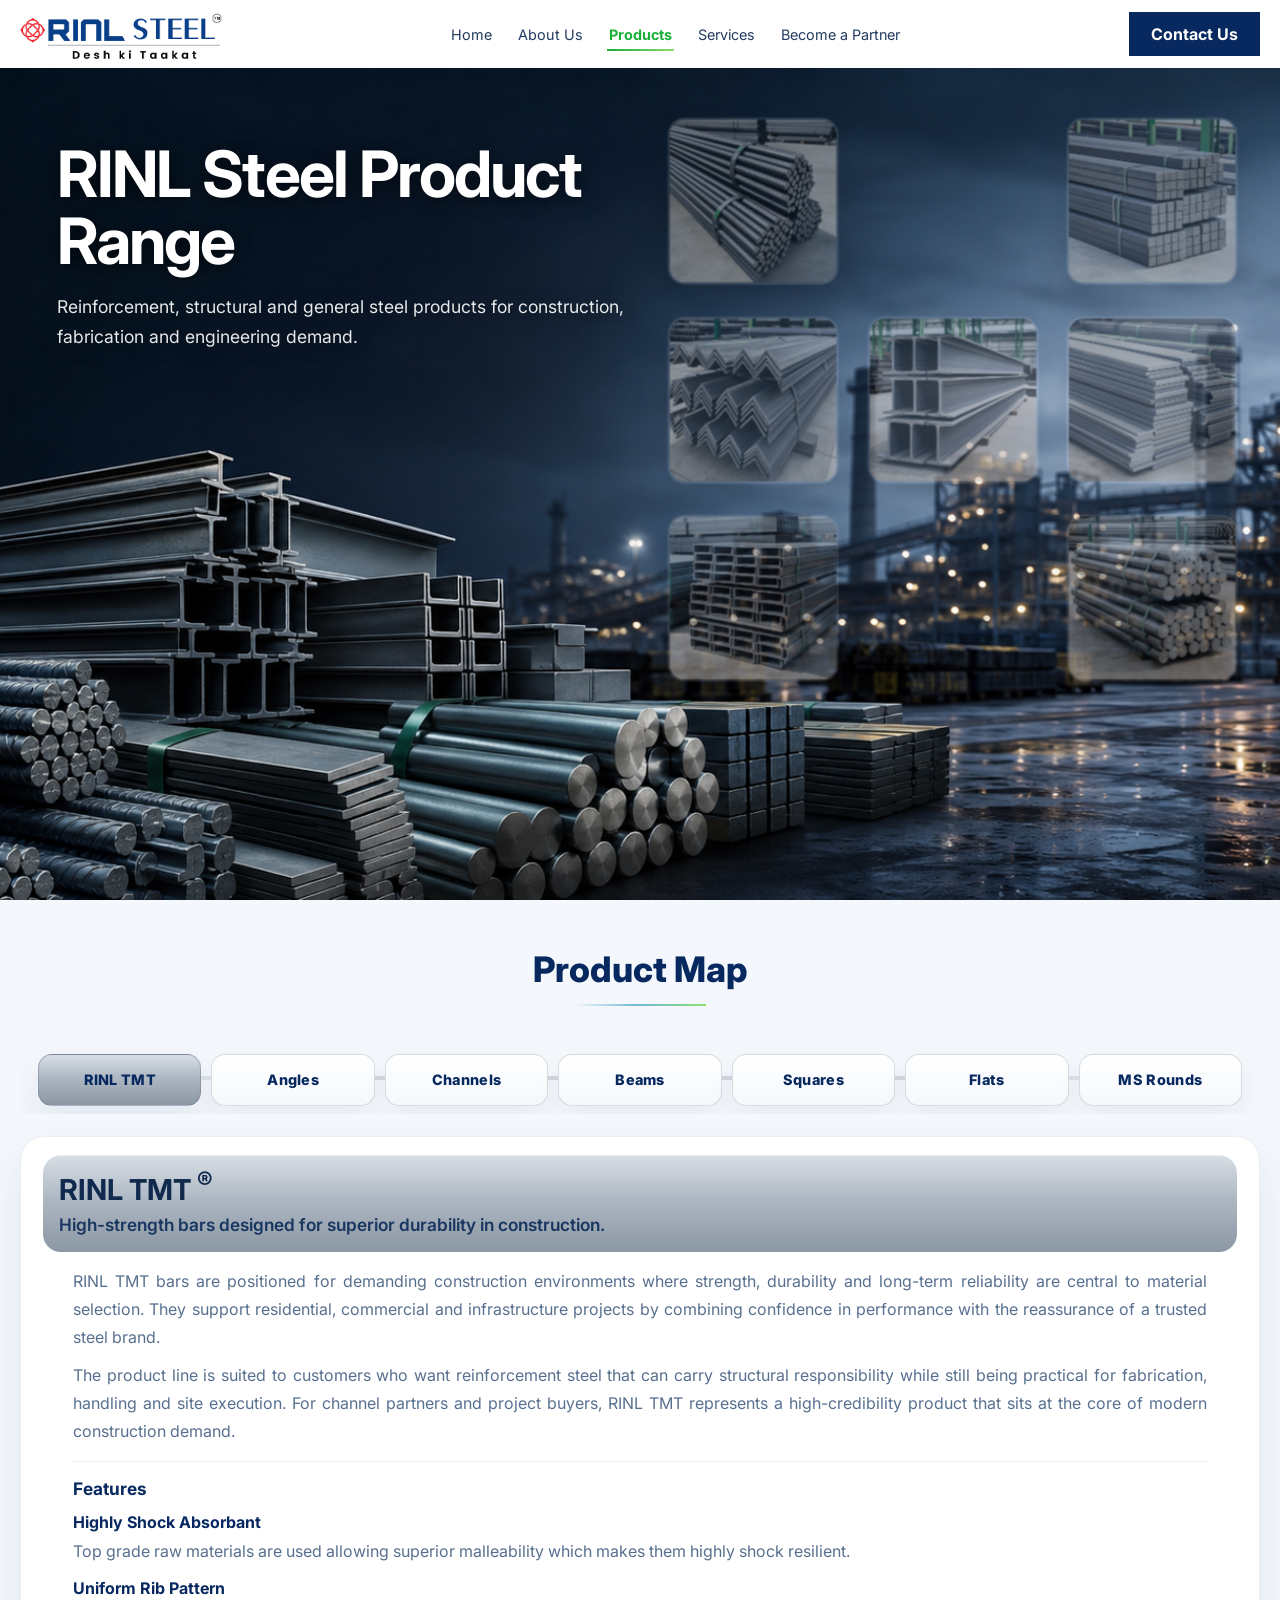
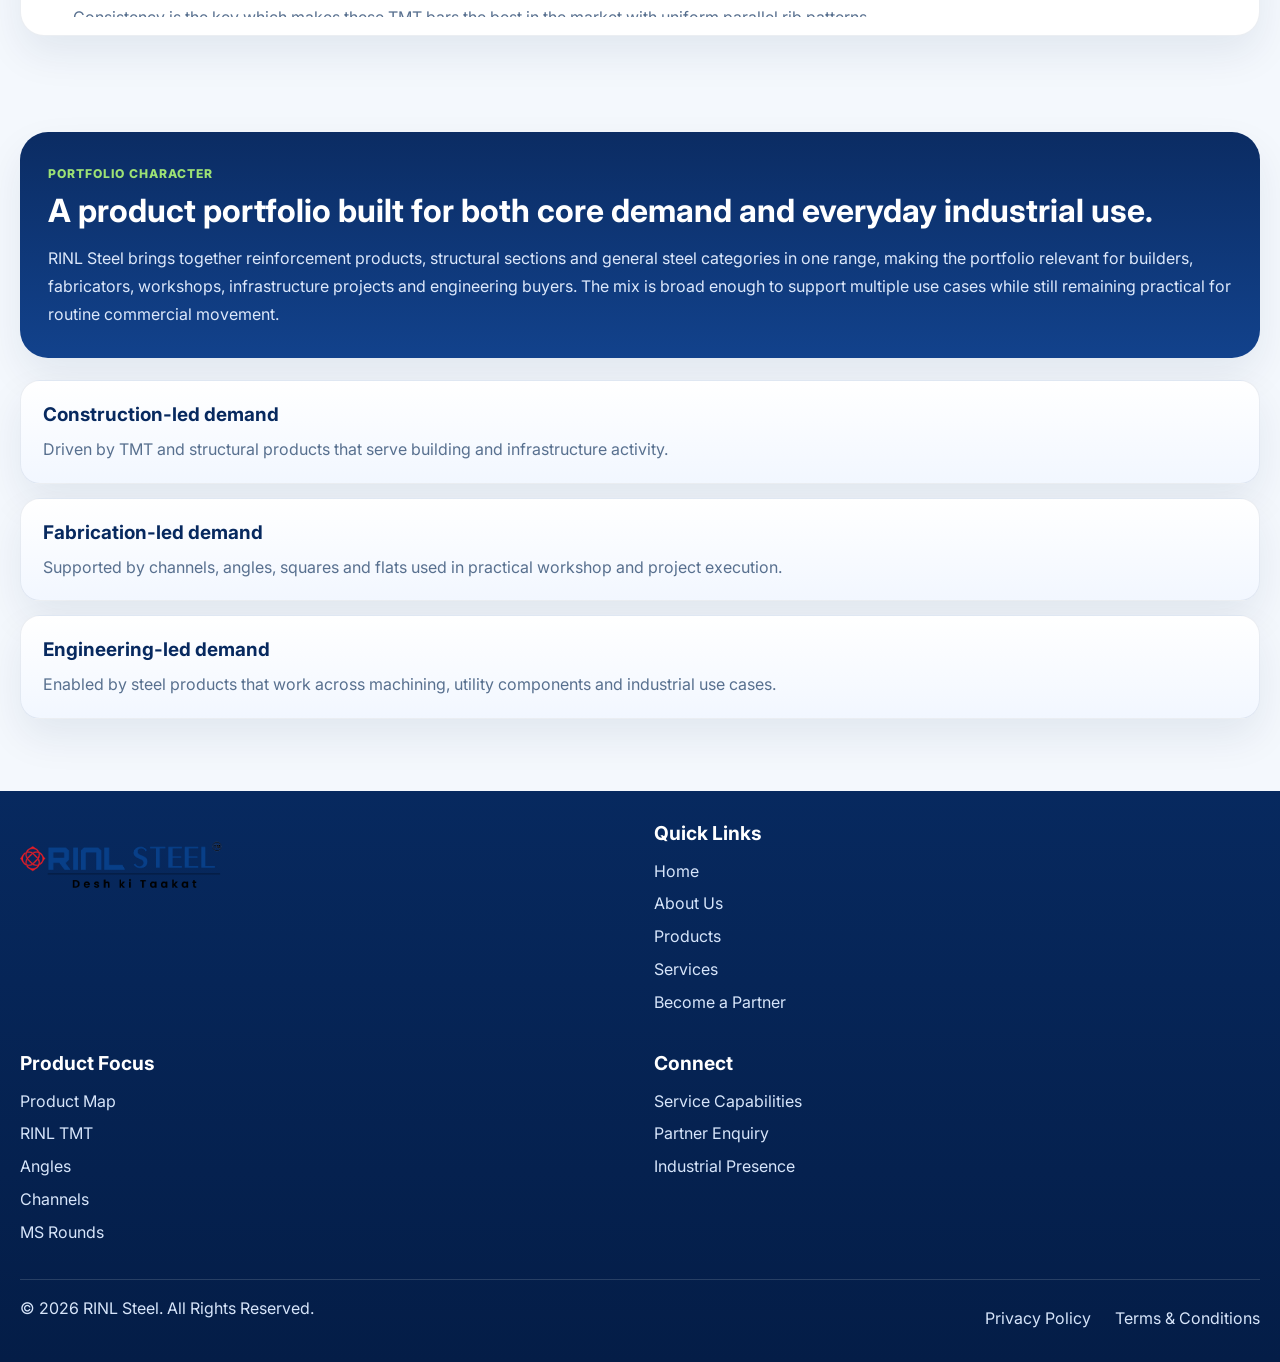
<file: products.html>
<!DOCTYPE html>
<html lang="en">
<head>
  <meta charset="UTF-8" />
  <meta name="viewport" content="width=device-width, initial-scale=1.0" />
  <meta name="description" content="Explore the RINL Steel product range including RINL TMT, angles, channels, beams, squares, flats and MS rounds." />
  <title>Products | RINL Steel</title>
  <link rel="preconnect" href="https://fonts.googleapis.com">
  <link rel="preconnect" href="https://fonts.gstatic.com" crossorigin>
  <link href="https://fonts.googleapis.com/css2?family=Inter:wght@400;500;600;700;800&display=swap" rel="stylesheet">
  <link rel="stylesheet" href="styles.css" />
</head>
<body data-page="products">
  <header class="site-header" data-header>
    <div class="container header-inner">
      <a class="brand" href="index.html" aria-label="RINL Steel home">
        <img class="brand-logo" src="assets/images/branding/RINL_STEEL%20Logo.webp" alt="RINL Steel" />
      </a>
      <button class="nav-toggle" type="button" aria-label="Toggle menu" aria-expanded="false" data-nav-toggle>
        <span></span><span></span><span></span>
      </button>
      <nav class="main-nav" data-nav>
        <a href="index.html" data-nav-link="home">Home</a>
        <a href="about.html" data-nav-link="about">About Us</a>
        <a href="products.html" data-nav-link="products">Products</a>
        <a href="services.html" data-nav-link="services">Services</a>
        <a href="become-partner.html" data-nav-link="partner">Become a Partner</a>
      </nav>
      <a class="header-cta" href="become-partner.html#contact">Contact Us</a>
    </div>
  </header>

  <main>
    <section class="page-hero page-hero-products">
      <div class="container page-hero-shell">
        <div class="product-hero-layout">
          <div class="page-hero-copy page-hero-copy-slider" data-product-hero-slider>
            <div class="product-hero-slides">
              <article class="product-hero-slide product-hero-slide-1 active" data-product-hero-slide>
                <div class="product-hero-slide-copy">
                  <h1>RINL Steel Product Range</h1>
                  <p>Reinforcement, structural and general steel products for construction, fabrication and engineering demand.</p>
                </div>
              </article>
              <article class="product-hero-slide product-hero-slide-2" data-product-hero-slide>
                <div class="product-hero-slide-copy">
                  <span>RINL TMT</span>
                  <h1>High-strength reinforcement for dependable construction.</h1>
                </div>
              </article>
              <article class="product-hero-slide product-hero-slide-3" data-product-hero-slide>
                <div class="product-hero-slide-copy">
                  <span>Angles</span>
                  <h1>Structural support sections for fabrication and industry.</h1>
                </div>
              </article>
              <article class="product-hero-slide product-hero-slide-4" data-product-hero-slide>
                <div class="product-hero-slide-copy">
                  <span>Channels</span>
                  <h1>Flexible framework members for robust builds.</h1>
                </div>
              </article>
              <article class="product-hero-slide product-hero-slide-5" data-product-hero-slide>
                <div class="product-hero-slide-copy">
                  <span>Beams</span>
                  <h1>Heavy-duty sections for large-scale infrastructure.</h1>
                </div>
              </article>
              <article class="product-hero-slide product-hero-slide-6" data-product-hero-slide>
                <div class="product-hero-slide-copy">
                  <span>Squares</span>
                  <h1>Clean profile steel for practical fabrication work.</h1>
                </div>
              </article>
              <article class="product-hero-slide product-hero-slide-7" data-product-hero-slide>
                <div class="product-hero-slide-copy">
                  <span>Flats</span>
                  <h1>Versatile flat steel for utility and workshop needs.</h1>
                </div>
              </article>
              <article class="product-hero-slide product-hero-slide-8" data-product-hero-slide>
                <div class="product-hero-slide-copy">
                  <span>MS Rounds</span>
                  <h1>Engineering rounds for machining and downstream use.</h1>
                </div>
              </article>
            </div>
          </div>
          <div class="product-collage" data-product-collage aria-label="RINL product collage">
            <figure class="product-collage-item product-collage-tmt" data-product-collage-item="1">
              <img src="assets/images/products/rinl-tmt.png" alt="RINL TMT bars">
            </figure>
            <figure class="product-collage-item product-collage-angles" data-product-collage-item="2">
              <img src="assets/images/products/angles.png" alt="Steel angles">
            </figure>
            <figure class="product-collage-item product-collage-channels" data-product-collage-item="3">
              <img src="assets/images/products/channels.png" alt="Steel channels">
            </figure>
            <figure class="product-collage-item product-collage-beams" data-product-collage-item="4">
              <img src="assets/images/products/beams.png" alt="Steel beams">
            </figure>
            <figure class="product-collage-item product-collage-squares" data-product-collage-item="5">
              <img src="assets/images/products/squares.png" alt="Steel squares">
            </figure>
            <figure class="product-collage-item product-collage-flats" data-product-collage-item="6">
              <img src="assets/images/products/flats.png" alt="Steel flats">
            </figure>
            <figure class="product-collage-item product-collage-rounds" data-product-collage-item="7">
              <img src="assets/images/products/ms-rounds.png" alt="MS rounds">
            </figure>
          </div>
        </div>
      </div>
    </section>

    <section class="section product-map-shell">
      <div class="container">
        <div class="section-title section-title-stack reveal">
          <h2>Product Map</h2>
          <span></span>
        </div>
        <div class="product-viewer reveal" data-product-viewer>
          <div class="product-map-select-wrap">
            <label class="product-map-select-label" for="product-map-select">Select Product</label>
            <select class="product-map-select" id="product-map-select" data-product-select>
              <option value="tmt">RINL TMT</option>
              <option value="angles">Angles</option>
              <option value="channels">Channels</option>
              <option value="beams">Beams</option>
              <option value="squares">Squares</option>
              <option value="flats">Flats</option>
              <option value="ms-rounds">MS Rounds</option>
            </select>
          </div>
          <div class="product-map-grid" role="tablist" aria-label="Product map">
            <button class="product-map-link active" type="button" role="tab" aria-selected="true" data-product-tab="tmt">
              <span class="product-map-name">RINL TMT</span>
            </button>
            <button class="product-map-link" type="button" role="tab" aria-selected="false" data-product-tab="angles">
              <span class="product-map-name">Angles</span>
            </button>
            <button class="product-map-link" type="button" role="tab" aria-selected="false" data-product-tab="channels">
              <span class="product-map-name">Channels</span>
            </button>
            <button class="product-map-link" type="button" role="tab" aria-selected="false" data-product-tab="beams">
              <span class="product-map-name">Beams</span>
            </button>
            <button class="product-map-link" type="button" role="tab" aria-selected="false" data-product-tab="squares">
              <span class="product-map-name">Squares</span>
            </button>
            <button class="product-map-link" type="button" role="tab" aria-selected="false" data-product-tab="flats">
              <span class="product-map-name">Flats</span>
            </button>
            <button class="product-map-link" type="button" role="tab" aria-selected="false" data-product-tab="ms-rounds">
              <span class="product-map-name">MS Rounds</span>
            </button>
          </div>

          <div class="product-stage">
            <article class="product-stage-panel active" data-product-panel="tmt">
              <div class="product-stage-head">
                <div class="product-stage-strip">
                  <h3>RINL TMT <sup>&reg;</sup></h3>
                  <p class="product-line-lead">High-strength bars designed for superior durability in construction.</p>
                </div>
              </div>
              <div class="product-stage-scroll">
                <p>RINL TMT bars are positioned for demanding construction environments where strength, durability and long-term reliability are central to material selection. They support residential, commercial and infrastructure projects by combining confidence in performance with the reassurance of a trusted steel brand.</p>
                <p>The product line is suited to customers who want reinforcement steel that can carry structural responsibility while still being practical for fabrication, handling and site execution. For channel partners and project buyers, RINL TMT represents a high-credibility product that sits at the core of modern construction demand.</p>
                <div class="product-stage-features">
                  <strong>Features</strong>
                  <div class="product-feature-list">
                    <div class="product-feature-item">
                      <h4>Highly Shock Absorbant</h4>
                      <p>Top grade raw materials are used allowing superior malleability which makes them highly shock resilient.</p>
                    </div>
                    <div class="product-feature-item">
                      <h4>Uniform Rib Pattern</h4>
                      <p>Consistency is the key which makes these TMT bars the best in the market with uniform parallel rib patterns.</p>
                    </div>
                    <div class="product-feature-item">
                      <h4>Resistance To Ageing</h4>
                      <p>Purity and longevity at its best is seen, since steel is processed using state-of-the-art technology and innovation.</p>
                    </div>
                    <div class="product-feature-item">
                      <h4>Superior Weldability</h4>
                      <p>Porous free uniform surface and low carbon content allows high weldability of these TMT bars without the doubt of being broken.</p>
                    </div>
                    <div class="product-feature-item">
                      <h4>Seismic Property</h4>
                      <p>High UTS/YS indicates a high strain hardening rate beyond yield point - a requirement for EQR steel providing maximum protection in case of an earthquake.</p>
                    </div>
                    <div class="product-feature-item">
                      <h4>High Fatigue Strength</h4>
                      <p>Additional area under the curve allowing extra energy to be dissipated before breaking meeting the International Standards of fatigue strength.</p>
                    </div>
                    <div class="product-feature-item">
                      <h4>High Fire Resistance</h4>
                      <p>Loses only 5% of tensile strength when exposed to a temperature of 400 C for an hour, but again regains it back as soon as the temperature comes down.</p>
                    </div>
                    <div class="product-feature-item">
                      <h4>High Ductility</h4>
                      <p>The tensile-to-yield strength ratios are always greater than 1.15.</p>
                    </div>
                  </div>
                </div>
                <div class="product-stage-sizes">
                  <strong>Sizes</strong>
                  <div class="product-size-pills">
                    <span>8</span>
                    <span>10</span>
                    <span>12</span>
                    <span>16</span>
                    <span>20</span>
                    <span>25</span>
                    <span>28</span>
                    <span>32</span>
                    <span>36</span>
                  </div>
                </div>
              </div>
            </article>

            <article class="product-stage-panel" data-product-panel="angles" hidden>
              <div class="product-stage-head">
                <div class="product-stage-strip">
                  <h3>Angles</h3>
                  <p class="product-line-lead">Reliable support members for structural integrity in industrial and construction applications.</p>
                </div>
              </div>
              <div class="product-stage-scroll">
                <p>RINL steel angles serve as dependable structural elements used across fabrication, support framing, towers, sheds, machinery bases and industrial building systems. Their role is often foundational, providing the strength and alignment needed in frameworks that must remain stable under demanding use.</p>
                <p>These products are relevant wherever engineers, fabricators and contractors require steel sections that integrate easily into larger assemblies. They are especially valuable in applications where structural reliability, build efficiency and material confidence need to work together.</p>
                <div class="product-stage-sizes">
                  <strong>Sizes</strong>
                  <div class="product-table-wrap">
                    <table class="product-data-table">
                      <thead>
                        <tr>
                          <th>Section</th>
                          <th>Standard Wt./ Mtr.</th>
                          <th>Minimum Wt. 2.5%</th>
                          <th>Maximum Wt. 2.5%</th>
                          <th>R1</th>
                          <th>R2</th>
                        </tr>
                      </thead>
                      <tbody>
                        <tr><td>MSA-50X50X5</td><td>3.8</td><td>3.686</td><td>3.99</td><td>6.0</td><td>--</td></tr>
                        <tr><td>MSA-50X50X6</td><td>4.5</td><td>4.365</td><td>4.725</td><td>6.0</td><td>--</td></tr>
                        <tr><td>MSA-65X65X5</td><td>4.9</td><td>4.753</td><td>5.145</td><td>6.5</td><td>--</td></tr>
                        <tr><td>MSA-65X65X6</td><td>5.8</td><td>5.626</td><td>6.09</td><td>6.5</td><td>--</td></tr>
                        <tr><td>MSA-65X65X8</td><td>7.7</td><td>7.469</td><td>8.085</td><td>6.5</td><td>--</td></tr>
                        <tr><td>MSA-75X75X6</td><td>6.8</td><td>6.596</td><td>7.14</td><td>7.0</td><td>--</td></tr>
                        <tr><td>MSA-75X75X8</td><td>8.9</td><td>8.633</td><td>9.345</td><td>7.0</td><td>--</td></tr>
                        <tr><td>MSA-75X75X10</td><td>11.0</td><td>10.67</td><td>11.55</td><td>7.0</td><td>--</td></tr>
                        <tr><td>MSA-80X80X6</td><td>7.3</td><td>7.081</td><td>7.665</td><td>8.0</td><td>--</td></tr>
                        <tr><td>MSA-80X80X8</td><td>9.6</td><td>9.312</td><td>10.08</td><td>8.0</td><td>--</td></tr>
                        <tr><td>MSA-80X80X10</td><td>11.8</td><td>11.446</td><td>12.39</td><td>8.0</td><td>--</td></tr>
                        <tr><td>MSA-80X80X12</td><td>14.0</td><td>13.58</td><td>14.7</td><td>8.0</td><td>--</td></tr>
                        <tr><td>MSA-90X90X6</td><td>8.2</td><td>7.954</td><td>8.61</td><td>8.5</td><td>--</td></tr>
                        <tr><td>MSA-90X90X8</td><td>10.8</td><td>10.476</td><td>11.34</td><td>8.5</td><td>--</td></tr>
                        <tr><td>MSA-90X90X10</td><td>13.4</td><td>12.998</td><td>14.07</td><td>8.5</td><td>--</td></tr>
                        <tr><td>MSA-100X100X6</td><td>9.2</td><td>8.924</td><td>9.66</td><td>8.5</td><td>--</td></tr>
                        <tr><td>MSA-100X100X8</td><td>12.1</td><td>11.737</td><td>12.705</td><td>8.5</td><td>--</td></tr>
                        <tr><td>MSA-100X100X10</td><td>14.9</td><td>14.453</td><td>15.645</td><td>8.5</td><td>--</td></tr>
                        <tr><td>MSA-100X100X12</td><td>17.7</td><td>17.169</td><td>18.585</td><td>8.5</td><td>--</td></tr>
                        <tr><td>MSA-110X110X6</td><td>10.1</td><td>9.797</td><td>10.605</td><td>10.0</td><td>4.8</td></tr>
                        <tr><td>MSA-110X110X8</td><td>13.4</td><td>12.998</td><td>14.07</td><td>10.0</td><td>4.8</td></tr>
                        <tr><td>MSA-110X110X10</td><td>16.6</td><td>16.102</td><td>17.43</td><td>10.0</td><td>4.8</td></tr>
                        <tr><td>MSA-110X110X12</td><td>19.7</td><td>19.109</td><td>20.685</td><td>10.0</td><td>4.8</td></tr>
                        <tr><td>MSA-130X130X8</td><td>15.9</td><td>15.423</td><td>16.695</td><td>10.0</td><td>4.8</td></tr>
                        <tr><td>MSA-130X130X10</td><td>19.7</td><td>19.109</td><td>20.685</td><td>10.0</td><td>4.8</td></tr>
                        <tr><td>MSA-130X130X12</td><td>23.5</td><td>22.31</td><td>24.675</td><td>10.0</td><td>4.8</td></tr>
                        <tr><td>MSA-130X130X16</td><td>30.7</td><td>29.779</td><td>32.235</td><td>10.0</td><td>4.8</td></tr>
                        <tr><td>MSA-150X150X10</td><td>22.9</td><td>22.213</td><td>24.045</td><td>12.0</td><td>4.8</td></tr>
                        <tr><td>MSA-150X150X12</td><td>27.3</td><td>26.481</td><td>28.665</td><td>12.0</td><td>4.8</td></tr>
                        <tr><td>MSA-150X150X16</td><td>35.8</td><td>34.726</td><td>37.59</td><td>12.0</td><td>4.8</td></tr>
                        <tr><td>MSA-150X150X20</td><td>44.1</td><td>42.777</td><td>46.305</td><td>12.0</td><td>4.8</td></tr>
                        <tr><td>MSA-200X200X10</td><td>30.8</td><td>29.876</td><td>32.34</td><td>15.0</td><td>4.8</td></tr>
                        <tr><td>MSA-200X200X12</td><td>36.9</td><td>35.793</td><td>38.745</td><td>15.0</td><td>4.8</td></tr>
                        <tr><td>MSA-200X200X16</td><td>48.5</td><td>47.045</td><td>50.925</td><td>15.0</td><td>4.8</td></tr>
                        <tr><td>MSA-200X200X20</td><td>60.0</td><td>58.2</td><td>63.0</td><td>15.0</td><td>4.8</td></tr>
                        <tr><td>MSA-200X200X25</td><td>73.9</td><td>71.683</td><td>77.595</td><td>15.0</td><td>4.8</td></tr>
                        <tr><td>MSA-250X250X32</td><td>120.0</td><td>116.4</td><td>126.0</td><td>20.0</td><td>4.8</td></tr>
                        <tr><td>MSA-250X250X35</td><td>131.25</td><td>127.312</td><td>137.812</td><td>20.0</td><td>4.8</td></tr>
                      </tbody>
                    </table>
                  </div>
                </div>
              </div>
            </article>

            <article class="product-stage-panel" data-product-panel="channels" hidden>
              <div class="product-stage-head">
                <div class="product-stage-strip">
                  <h3>Channels</h3>
                  <p class="product-line-lead">Versatile components for building robust frameworks.</p>
                </div>
              </div>
              <div class="product-stage-scroll">
                <p>Channels are widely used in support structures, industrial frames, equipment platforms and fabricated assemblies where balance between load-bearing ability and design flexibility matters. Their profile makes them practical for use in both permanent construction and fabricated utility structures.</p>
                <p>RINL channels are aimed at customers who need dependable sections for framework creation, secondary structural support and custom fabrication requirements. They fit naturally into projects where repeatability, convenience in fabrication and structural confidence are all important.</p>
                <div class="product-stage-sizes">
                  <strong>Sizes</strong>
                  <div class="product-table-wrap">
                    <table class="product-data-table">
                      <thead>
                        <tr>
                          <th>Section</th>
                          <th>Standard Wt./ Mtr.</th>
                          <th>Minimum Wt. 2.5%</th>
                          <th>Maximum Wt. 2.5%</th>
                          <th>Flange Thick.</th>
                          <th>Web Thick.</th>
                          <th>R1</th>
                          <th>R2</th>
                        </tr>
                      </thead>
                      <tbody>
                        <tr><td>MC-75X40</td><td>6.0</td><td>5.85</td><td>6.15</td><td>6.5</td><td>4.0</td><td>8.5</td><td>2.4</td></tr>
                        <tr><td>MC-75X40</td><td>7.14</td><td>6.961</td><td>7.318</td><td>7.5</td><td>4.8</td><td>8.5</td><td>2.4</td></tr>
                        <tr><td>MC-100X50</td><td>8.9</td><td>8.677</td><td>9.122</td><td>7.0</td><td>4.5</td><td>9.0</td><td>2.4</td></tr>
                        <tr><td>MC-100X50</td><td>9.56</td><td>9.321</td><td>9.799</td><td>7.7</td><td>5.0</td><td>9.0</td><td>2.4</td></tr>
                        <tr><td>MC-125X65</td><td>13.1</td><td>12.772</td><td>13.427</td><td>8.2</td><td>5.3</td><td>9.5</td><td>2.4</td></tr>
                        <tr><td>MC-150X75</td><td>16.8</td><td>16.38</td><td>17.22</td><td>9.0</td><td>5.7</td><td>10.0</td><td>2.4</td></tr>
                        <tr><td>MC-175X75</td><td>19.6</td><td>19.11</td><td>20.09</td><td>10.2</td><td>6.0</td><td>10.5</td><td>3.2</td></tr>
                        <tr><td>MC-200X75</td><td>22.3</td><td>21.742</td><td>22.857</td><td>11.4</td><td>6.2</td><td>11.0</td><td>3.2</td></tr>
                        <tr><td>MC-250X82</td><td>34.2</td><td>33.345</td><td>35.055</td><td>14.1</td><td>9.0</td><td>12.0</td><td>3.2</td></tr>
                        <tr><td>MC-300X90</td><td>36.3</td><td>35.392</td><td>37.207</td><td>13.6</td><td>7.8</td><td>13.0</td><td>3.2</td></tr>
                        <tr><td>MC-400X100</td><td>50.1</td><td>48.847</td><td>51.352</td><td>15.3</td><td>8.8</td><td>15.0</td><td>4.8</td></tr>
                      </tbody>
                    </table>
                  </div>
                </div>
              </div>
            </article>

            <article class="product-stage-panel" data-product-panel="beams" hidden>
              <div class="product-stage-head">
                <div class="product-stage-strip">
                  <h3>Beams</h3>
                  <p class="product-line-lead">Strong and sturdy beams essential for large-scale infrastructure and heavy-duty structural work.</p>
                </div>
              </div>
              <div class="product-stage-scroll">
                <p>Steel beams are central to load-bearing design in buildings, industrial sheds, bridge-linked structures and large engineered spaces. They contribute to stability, span performance and construction efficiency in projects where dependable structural members are non-negotiable.</p>
                <p>RINL beams are positioned as serious project materials for customers seeking a steel source that reflects scale, trust and construction relevance. They help fabricators and project teams work with sections designed for major structural responsibility.</p>
                <div class="product-stage-sizes">
                  <strong>Sizes</strong>
                  <div class="product-table-wrap">
                    <table class="product-data-table">
                      <thead>
                        <tr>
                          <th>Section</th>
                          <th>Standard Wt./ Mtr.</th>
                          <th>Minimum Wt. 2.5%</th>
                          <th>Maximum Wt. 2.5%</th>
                          <th>Flange Thick.</th>
                          <th>Web Thick.</th>
                          <th>R1</th>
                          <th>R2</th>
                        </tr>
                      </thead>
                      <tbody>
                        <tr><td>MB-100X50</td><td>8.9</td><td>8.677</td><td>9.122</td><td>7.0</td><td>4.7</td><td>9.0</td><td>4.5</td></tr>
                        <tr><td>MB-125X70</td><td>13.3</td><td>12.967</td><td>13.632</td><td>8.0</td><td>5.0</td><td>9.0</td><td>4.5</td></tr>
                        <tr><td>MB-150X75</td><td>15.0</td><td>14.625</td><td>15.375</td><td>8.0</td><td>5.0</td><td>9.0</td><td>4.5</td></tr>
                        <tr><td>MB-175X85</td><td>19.6</td><td>19.11</td><td>20.09</td><td>9.0</td><td>5.8</td><td>10.0</td><td>5.0</td></tr>
                        <tr><td>MB-200X100</td><td>24.2</td><td>23.595</td><td>24.805</td><td>10.0</td><td>5.7</td><td>11.0</td><td>5.5</td></tr>
                        <tr><td>MB-250X125</td><td>37.3</td><td>36.367</td><td>38.232</td><td>12.5</td><td>6.9</td><td>13.0</td><td>6.5</td></tr>
                        <tr><td>MB-300X140</td><td>46.0</td><td>44.85</td><td>47.15</td><td>13.5</td><td>7.7</td><td>14.0</td><td>7.0</td></tr>
                        <tr><td>MB-350X140</td><td>52.4</td><td>51.09</td><td>53.71</td><td>14.2</td><td>8.1</td><td>14.0</td><td>7.0</td></tr>
                        <tr><td>MB-400X140</td><td>61.5</td><td>59.962</td><td>63.037</td><td>16.0</td><td>8.9</td><td>14.0</td><td>70.0</td></tr>
                        <tr><td>MB-450X150</td><td>72.4</td><td>70.59</td><td>74.21</td><td>17.4</td><td>9.4</td><td>15.0</td><td>7.5</td></tr>
                        <tr><td>MB-500X180</td><td>86.9</td><td>84.727</td><td>89.072</td><td>17.2</td><td>10.2</td><td>17.0</td><td>8.5</td></tr>
                        <tr><td>MB-600X210</td><td>123.0</td><td>119.925</td><td>126.075</td><td>20.3</td><td>12.0</td><td>20.0</td><td>10.0</td></tr>
                      </tbody>
                    </table>
                  </div>
                </div>
              </div>
            </article>

            <article class="product-stage-panel" data-product-panel="squares" hidden>
              <div class="product-stage-head">
                <div class="product-stage-strip">
                  <h3>Squares</h3>
                  <p class="product-line-lead">Practical square steel sections for fabrication, support assemblies and general engineering use.</p>
                </div>
              </div>
              <div class="product-stage-scroll">
                <p>Square sections are useful in a broad range of fabrication environments, from gates and grills to support frames, enclosures and workshop-built structures. Their clean geometry makes them suitable for applications where visual neatness and fabrication convenience matter alongside performance.</p>
                <p>RINL square steel products are intended for customers who need reliable base material for repeated fabrication needs. They help bridge everyday steel consumption with more organised industrial and commercial usage patterns.</p>
                <div class="product-stage-sizes">
                  <strong>Sizes</strong>
                  <div class="product-table-wrap">
                    <table class="product-data-table">
                      <thead>
                        <tr>
                          <th>Section</th>
                          <th>Wt./ Mtr.</th>
                          <th>Minimum Wt. - 3%</th>
                          <th>Maximum Wt. +3%</th>
                        </tr>
                      </thead>
                      <tbody>
                        <tr><td>IS SQ - 20</td><td>3.140</td><td>3.045</td><td>3.234</td></tr>
                        <tr><td>IS SQ - 22</td><td>3.800</td><td>3.686</td><td>3.914</td></tr>
                        <tr><td>IS SQ - 25</td><td>4.910</td><td>4.762</td><td>5.057</td></tr>
                        <tr><td>IS SQ - 28</td><td>6.150</td><td>5.965</td><td>6.335</td></tr>
                        <tr><td>IS SQ - 30</td><td>7.060</td><td>6.848</td><td>7.272</td></tr>
                        <tr><td>IS SQ - 32</td><td>8.000</td><td>7.760</td><td>8.240</td></tr>
                        <tr><td>IS SQ - 35</td><td>9.580</td><td>9.292</td><td>9.867</td></tr>
                        <tr><td>IS SQ - 36</td><td>10.200</td><td>9.894</td><td>10.506</td></tr>
                        <tr><td>IS SQ - 40</td><td>12.600</td><td>12.222</td><td>12.978</td></tr>
                        <tr><td>IS SQ - 45</td><td>15.900</td><td>15.423</td><td>16.377</td></tr>
                        <tr><td>IS SQ - 47</td><td>17.350</td><td>16.830</td><td>17.870</td></tr>
                        <tr><td>IS SQ - 50</td><td>19.600</td><td>19.012</td><td>20.188</td></tr>
                        <tr><td>IS SQ - 53</td><td>22.000</td><td>21.340</td><td>22.660</td></tr>
                        <tr><td>IS SQ - 55</td><td>23.800</td><td>23.086</td><td>24.514</td></tr>
                        <tr><td>IS SQ - 56</td><td>24.600</td><td>23.862</td><td>25.338</td></tr>
                        <tr><td>IS SQ - 60</td><td>28.300</td><td>27.451</td><td>29.149</td></tr>
                        <tr><td>IS SQ - 63</td><td>31.200</td><td>30.264</td><td>32.136</td></tr>
                        <tr><td>IS SQ - 67</td><td>35.200</td><td>34.144</td><td>36.256</td></tr>
                        <tr><td>IS SQ - 70</td><td>38.500</td><td>37.345</td><td>39.655</td></tr>
                        <tr><td>IS SQ - 71</td><td>39.600</td><td>38.412</td><td>40.788</td></tr>
                        <tr><td>IS SQ - 75</td><td>44.100</td><td>42.777</td><td>45.423</td></tr>
                        <tr><td>IS SQ - 80</td><td>50.200</td><td>48.694</td><td>51.706</td></tr>
                        <tr><td>IS SQ - 90</td><td>63.600</td><td>61.692</td><td>65.508</td></tr>
                        <tr><td>IS SQ - 100</td><td>78.500</td><td>76.145</td><td>80.855</td></tr>
                        <tr><td>IS SQ - 110</td><td>95.000</td><td>92.150</td><td>97.850</td></tr>
                        <tr><td>IS SQ - 120</td><td>113.000</td><td>109.610</td><td>116.390</td></tr>
                        <tr><td>IS SQ - 125</td><td>122.700</td><td>119.000</td><td>126.381</td></tr>
                        <tr><td>IS SQ - 130</td><td>132.600</td><td>128.622</td><td>136.578</td></tr>
                        <tr><td>IS SQ - 140</td><td>153.900</td><td>149.283</td><td>158.517</td></tr>
                        <tr><td>IS SQ - 150</td><td>176.600</td><td>171.302</td><td>181.898</td></tr>
                        <tr><td>IS SQ - 160</td><td>201.000</td><td>194.970</td><td>207.030</td></tr>
                        <tr><td>IS SQ - 180</td><td>254.300</td><td>246.671</td><td>261.929</td></tr>
                        <tr><td>IS SQ - 200</td><td>314.000</td><td>304.580</td><td>323.420</td></tr>
                      </tbody>
                    </table>
                  </div>
                </div>
              </div>
            </article>

            <article class="product-stage-panel" data-product-panel="flats" hidden>
              <div class="product-stage-head">
                <div class="product-stage-strip">
                  <h3>Flats</h3>
                  <p class="product-line-lead">Versatile flat steel sections suited for fabrication, support detailing and utility-driven applications.</p>
                </div>
              </div>
              <div class="product-stage-scroll">
                <p>Flat steel products are used in brackets, frames, supports, clamps, base structures and numerous fabrication details where adaptability is more important than complexity. They are often the quiet workhorses of workshops, project sites and industrial maintenance environments.</p>
                <p>RINL flats are relevant for buyers looking for dependable everyday steel products that can move across multiple use cases. Their commercial value lies in versatility, repeat demand and ease of integration into practical fabrication workflows.</p>
                <div class="product-stage-sizes">
                  <strong>Sizes</strong>
                  <div class="product-table-wrap">
                    <table class="product-data-table">
                      <thead>
                        <tr>
                          <th>Section</th>
                          <th>Standard Wt./ Mtr.</th>
                          <th>Minimum Wt. 3%</th>
                          <th>Maximum Wt. 5%</th>
                        </tr>
                      </thead>
                      <tbody>
                        <tr><td>Ms Flat- 75X5</td><td>2.940</td><td>2.852</td><td>3.087</td></tr>
                        <tr><td>Ms Flat- 75X6</td><td>3.530</td><td>3.424</td><td>3.707</td></tr>
                        <tr><td>Ms Flat- 75X8</td><td>4.710</td><td>4.568</td><td>4.945</td></tr>
                        <tr><td>Ms Flat- 75X10</td><td>5.890</td><td>5.713</td><td>6.185</td></tr>
                        <tr><td>Ms Flat- 75X12</td><td>7.070</td><td>6.858</td><td>7.424</td></tr>
                        <tr><td>Ms Flat- 75X16</td><td>9.420</td><td>9.137</td><td>9.891</td></tr>
                        <tr><td>Ms Flat- 100X5</td><td>3.920</td><td>3.802</td><td>4.116</td></tr>
                        <tr><td>Ms Flat- 100X6</td><td>4.710</td><td>4.568</td><td>4.945</td></tr>
                        <tr><td>Ms Flat- 100X8</td><td>6.280</td><td>6.091</td><td>6.594</td></tr>
                        <tr><td>Ms Flat- 100X10</td><td>7.850</td><td>7.615</td><td>8.243</td></tr>
                        <tr><td>Ms Flat- 100X12</td><td>9.420</td><td>9.138</td><td>9.891</td></tr>
                        <tr><td>Ms Flat- 100X16</td><td>12.560</td><td>12.183</td><td>13.188</td></tr>
                        <tr><td>Ms Flat- 125X6</td><td>5.900</td><td>5.723</td><td>6.195</td></tr>
                        <tr><td>Ms Flat- 125X8</td><td>7.900</td><td>7.663</td><td>8.295</td></tr>
                        <tr><td>Ms Flat- 125X10</td><td>9.797</td><td>9.503</td><td>10.286</td></tr>
                        <tr><td>Ms Flat- 125X12</td><td>11.798</td><td>11.444</td><td>12.388</td></tr>
                        <tr><td>Ms Flat- 125X16</td><td>15.750</td><td>15.277</td><td>16.537</td></tr>
                        <tr><td>Ms Flat- 125X20</td><td>19.597</td><td>19.009</td><td>20.576</td></tr>
                        <tr><td>Ms Flat- 125X25</td><td>24.600</td><td>23.862</td><td>25.830</td></tr>
                        <tr><td>Ms Flat- 150X6</td><td>7.218</td><td>7.001</td><td>7.578</td></tr>
                        <tr><td>Ms Flat- 150X8</td><td>9.400</td><td>9.118</td><td>9.870</td></tr>
                        <tr><td>Ms Flat- 150X10</td><td>11.978</td><td>11.618</td><td>12.576</td></tr>
                        <tr><td>Ms Flat- 150X12</td><td>14.098</td><td>13.675</td><td>14.802</td></tr>
                        <tr><td>Ms Flat- 150X16</td><td>18.797</td><td>18.233</td><td>19.737</td></tr>
                        <tr><td>Ms Flat- 150X20</td><td>23.597</td><td>22.889</td><td>24.776</td></tr>
                        <tr><td>Ms Flat- 150X25</td><td>29.499</td><td>28.614</td><td>30.974</td></tr>
                        <tr><td>Ms Flat- 175X6</td><td>8.242</td><td>7.995</td><td>8.654</td></tr>
                        <tr><td>Ms Flat- 175X8</td><td>10.990</td><td>10.660</td><td>11.539</td></tr>
                        <tr><td>Ms Flat- 175X10</td><td>13.737</td><td>13.324</td><td>14.424</td></tr>
                        <tr><td>Ms Flat- 175X12</td><td>16.485</td><td>15.990</td><td>17.309</td></tr>
                        <tr><td>Ms Flat- 175X16</td><td>21.980</td><td>21.320</td><td>23.079</td></tr>
                        <tr><td>Ms Flat- 175X20</td><td>27.475</td><td>26.650</td><td>28.849</td></tr>
                        <tr><td>MS Flat-175X25</td><td>34.343</td><td>33.313</td><td>36.060</td></tr>
                        <tr><td>MS Flat-200X6</td><td>9.400</td><td>9.118</td><td>9.870</td></tr>
                        <tr><td>MS Flat-200X8</td><td>12.600</td><td>12.222</td><td>13.230</td></tr>
                        <tr><td>MS Flat-200X10</td><td>15.700</td><td>15.229</td><td>16.485</td></tr>
                        <tr><td>MS Flat-200X12</td><td>18.800</td><td>18.236</td><td>19.740</td></tr>
                        <tr><td>MS Flat-200X16</td><td>25.100</td><td>24.347</td><td>26.355</td></tr>
                        <tr><td>MS Flat-200X20</td><td>31.400</td><td>30.458</td><td>32.970</td></tr>
                        <tr><td>MS Flat-200X25</td><td>39.200</td><td>38.024</td><td>41.160</td></tr>
                        <tr><td>MS Flat-225X6</td><td>10.600</td><td>10.282</td><td>11.130</td></tr>
                        <tr><td>MS Flat-225X8</td><td>14.130</td><td>13.706</td><td>14.836</td></tr>
                        <tr><td>MS Flat-225X10</td><td>17.700</td><td>17.169</td><td>18.585</td></tr>
                        <tr><td>MS Flat-225X12</td><td>21.200</td><td>20.564</td><td>22.260</td></tr>
                        <tr><td>MS Flat-225X16</td><td>28.260</td><td>27.412</td><td>29.673</td></tr>
                        <tr><td>MS Flat-225X20</td><td>35.325</td><td>34.265</td><td>37.091</td></tr>
                        <tr><td>MS Flat-225X25</td><td>44.200</td><td>42.874</td><td>46.410</td></tr>
                        <tr><td>Ms Flat- 250X6</td><td>11.800</td><td>11.446</td><td>12.390</td></tr>
                        <tr><td>Ms Flat- 250X8</td><td>15.700</td><td>15.229</td><td>16.485</td></tr>
                        <tr><td>Ms Flat- 250X10</td><td>19.600</td><td>19.012</td><td>20.580</td></tr>
                        <tr><td>Ms Flat- 250X12</td><td>23.600</td><td>22.892</td><td>24.780</td></tr>
                        <tr><td>Ms Flat- 250X16</td><td>31.400</td><td>30.458</td><td>32.970</td></tr>
                        <tr><td>Ms Flat- 250X20</td><td>39.250</td><td>38.072</td><td>41.212</td></tr>
                        <tr><td>Ms Flat- 250X25</td><td>49.100</td><td>47.627</td><td>51.555</td></tr>
                        <tr><td>Ms Flat- 275X6</td><td>12.950</td><td>12.560</td><td>13.597</td></tr>
                        <tr><td>Ms Flat- 275X8</td><td>17.270</td><td>16.751</td><td>18.133</td></tr>
                        <tr><td>Ms Flat- 275X10</td><td>21.590</td><td>20.942</td><td>22.669</td></tr>
                        <tr><td>Ms Flat- 275X12</td><td>25.900</td><td>25.123</td><td>27.195</td></tr>
                        <tr><td>Ms Flat- 275X16</td><td>34.540</td><td>33.504</td><td>36.267</td></tr>
                        <tr><td>Ms Flat- 275X20</td><td>43.175</td><td>41.879</td><td>45.333</td></tr>
                        <tr><td>Ms Flat- 275X25</td><td>53.970</td><td>52.350</td><td>56.668</td></tr>
                        <tr><td>Ms Flat- 300X6</td><td>14.100</td><td>13.677</td><td>14.805</td></tr>
                        <tr><td>Ms Flat- 300X8</td><td>18.800</td><td>18.236</td><td>19.740</td></tr>
                        <tr><td>Ms Flat- 300X10</td><td>23.600</td><td>22.892</td><td>24.780</td></tr>
                        <tr><td>Ms Flat- 300X12</td><td>28.300</td><td>27.451</td><td>29.715</td></tr>
                        <tr><td>Ms Flat- 300X16</td><td>37.700</td><td>36.569</td><td>39.585</td></tr>
                        <tr><td>Ms Flat- 300X20</td><td>47.100</td><td>45.687</td><td>49.455</td></tr>
                        <tr><td>Ms Flat- 300X25</td><td>58.900</td><td>57.133</td><td>61.845</td></tr>
                        <tr><td>Ms Flat- 350X8</td><td>21.980</td><td>21.320</td><td>23.079</td></tr>
                        <tr><td>Ms Flat- 350X10</td><td>27.475</td><td>26.650</td><td>28.848</td></tr>
                        <tr><td>Ms Flat- 350X12</td><td>32.970</td><td>31.980</td><td>34.618</td></tr>
                        <tr><td>Ms Flat- 350X16</td><td>43.960</td><td>42.641</td><td>46.158</td></tr>
                        <tr><td>Ms Flat- 350X20</td><td>54.950</td><td>53.301</td><td>57.697</td></tr>
                        <tr><td>Ms Flat- 350X25</td><td>68.687</td><td>66.626</td><td>72.121</td></tr>
                        <tr><td>Ms Flat- 400X8</td><td>25.120</td><td>24.366</td><td>26.376</td></tr>
                        <tr><td>Ms Flat- 400X10</td><td>31.400</td><td>30.458</td><td>32.970</td></tr>
                        <tr><td>Ms Flat- 400X12</td><td>37.680</td><td>36.549</td><td>39.564</td></tr>
                        <tr><td>Ms Flat- 400X16</td><td>50.240</td><td>48.732</td><td>52.752</td></tr>
                        <tr><td>Ms Flat- 400X20</td><td>62.800</td><td>60.916</td><td>65.940</td></tr>
                        <tr><td>Ms Flat- 400X25</td><td>78.500</td><td>76.145</td><td>82.425</td></tr>
                        <tr><td>Ms Flat- 450X10</td><td>35.325</td><td>34.265</td><td>37.091</td></tr>
                        <tr><td>Ms Flat- 450X12</td><td>42.390</td><td>41.118</td><td>44.509</td></tr>
                        <tr><td>Ms Flat- 450X16</td><td>56.520</td><td>54.824</td><td>59.346</td></tr>
                        <tr><td>Ms Flat- 450X20</td><td>70.650</td><td>68.530</td><td>74.182</td></tr>
                        <tr><td>Ms Flat- 450X25</td><td>88.312</td><td>85.662</td><td>92.727</td></tr>
                        <tr><td>Ms Flat- 500X10</td><td>39.250</td><td>38.072</td><td>41.212</td></tr>
                        <tr><td>Ms Flat- 500X12</td><td>47.100</td><td>45.687</td><td>49.455</td></tr>
                        <tr><td>Ms Flat- 500X16</td><td>62.800</td><td>60.916</td><td>65.940</td></tr>
                        <tr><td>Ms Flat- 500X20</td><td>78.500</td><td>76.145</td><td>82.425</td></tr>
                        <tr><td>Ms Flat- 500X25</td><td>98.125</td><td>95.181</td><td>103.031</td></tr>
                      </tbody>
                    </table>
                  </div>
                </div>
              </div>
            </article>

            <article class="product-stage-panel" data-product-panel="ms-rounds" hidden>
              <div class="product-stage-head">
                <div class="product-stage-strip">
                  <h3>MS Rounds</h3>
                  <p class="product-line-lead">Reliable mild steel rounds for machining, fabrication and general engineering requirements.</p>
                </div>
              </div>
              <div class="product-stage-scroll">
                <p>MS rounds are widely used in engineering workshops, fabrication units and industrial production environments for shafts, pins, connectors, turned components and multiple general-purpose applications. They remain relevant wherever machinability and dependable raw material quality support downstream work.</p>
                <p>RINL MS rounds are meant for customers who value supply confidence and steady product usability across routine and specialised engineering operations. They serve both industrial buyers and trade channels that depend on consistent steel movement.</p>
                <div class="product-stage-sizes">
                  <strong>Sizes</strong>
                  <div class="product-table-wrap">
                    <table class="product-data-table">
                      <thead>
                        <tr>
                          <th>Section</th>
                          <th>Standard Wt./ Mtr.</th>
                          <th>Minimum Wt. - 3%</th>
                          <th>Maximum Wt. +3%</th>
                        </tr>
                      </thead>
                      <tbody>
                        <tr><td>IS ROUND- 20</td><td>2.470</td><td>2.395</td><td>2.544</td></tr>
                        <tr><td>IS ROUND- 22</td><td>2.980</td><td>2.890</td><td>3.069</td></tr>
                        <tr><td>IS ROUND- 25</td><td>3.850</td><td>3.734</td><td>3.965</td></tr>
                        <tr><td>IS ROUND- 28</td><td>4.830</td><td>4.685</td><td>4.974</td></tr>
                        <tr><td>IS ROUND- 30</td><td>5.550</td><td>5.383</td><td>5.746</td></tr>
                        <tr><td>IS ROUND- 32</td><td>6.310</td><td>6.120</td><td>6.499</td></tr>
                        <tr><td>IS ROUND- 35</td><td>7.550</td><td>7.323</td><td>7.776</td></tr>
                        <tr><td>IS ROUND- 36</td><td>8.000</td><td>7.760</td><td>8.240</td></tr>
                        <tr><td>IS ROUND- 40</td><td>9.850</td><td>9.554</td><td>10.145</td></tr>
                        <tr><td>IS ROUND- 45</td><td>12.500</td><td>12.125</td><td>12.875</td></tr>
                        <tr><td>IS ROUND- 47</td><td>13.600</td><td>13.192</td><td>14.008</td></tr>
                        <tr><td>IS ROUND- 50</td><td>15.400</td><td>14.938</td><td>15.862</td></tr>
                        <tr><td>IS ROUND- 53</td><td>17.300</td><td>16.781</td><td>17.819</td></tr>
                        <tr><td>IS ROUND- 55</td><td>18.700</td><td>18.139</td><td>19.261</td></tr>
                        <tr><td>IS ROUND- 56</td><td>19.400</td><td>18.818</td><td>19.982</td></tr>
                        <tr><td>IS ROUND- 60</td><td>22.200</td><td>21.534</td><td>22.866</td></tr>
                        <tr><td>IS ROUND- 63</td><td>24.500</td><td>23.765</td><td>25.235</td></tr>
                        <tr><td>IS ROUND- 65</td><td>26.000</td><td>25.220</td><td>26.780</td></tr>
                        <tr><td>IS ROUND- 67</td><td>27.700</td><td>26.869</td><td>28.531</td></tr>
                        <tr><td>IS ROUND- 70</td><td>30.200</td><td>29.294</td><td>31.106</td></tr>
                        <tr><td>IS ROUND- 71</td><td>31.100</td><td>30.167</td><td>32.033</td></tr>
                        <tr><td>IS ROUND- 75</td><td>34.700</td><td>33.659</td><td>35.741</td></tr>
                        <tr><td>IS ROUND- 80</td><td>39.500</td><td>38.315</td><td>40.685</td></tr>
                        <tr><td>IS ROUND- 90</td><td>49.900</td><td>48.403</td><td>51.397</td></tr>
                        <tr><td>IS ROUND- 100</td><td>61.700</td><td>59.849</td><td>63.551</td></tr>
                        <tr><td>IS ROUND- 110</td><td>74.600</td><td>72.362</td><td>76.838</td></tr>
                        <tr><td>IS ROUND- 120</td><td>88.800</td><td>86.136</td><td>91.464</td></tr>
                        <tr><td>IS ROUND- 125</td><td>96.500</td><td>93.605</td><td>99.395</td></tr>
                        <tr><td>IS ROUND- 130</td><td>104.300</td><td>101.171</td><td>107.429</td></tr>
                        <tr><td>IS ROUND- 140</td><td>121.000</td><td>117.370</td><td>124.630</td></tr>
                        <tr><td>IS ROUND- 150</td><td>138.900</td><td>134.733</td><td>143.067</td></tr>
                        <tr><td>IS ROUND- 160</td><td>158.000</td><td>153.260</td><td>162.740</td></tr>
                        <tr><td>IS ROUND- 180</td><td>200.000</td><td>194.000</td><td>206.000</td></tr>
                        <tr><td>IS ROUND- 200</td><td>247.000</td><td>239.59</td><td>254.410</td></tr>
                      </tbody>
                    </table>
                  </div>
                </div>
              </div>
            </article>
          </div>
        </div>
      </div>
    </section>

    <section class="section product-focus-shell">
      <div class="container product-focus-grid">
        <article class="product-focus-panel reveal">
          <span class="section-kicker">Portfolio Character</span>
          <h2>A product portfolio built for both core demand and everyday industrial use.</h2>
          <p>RINL Steel brings together reinforcement products, structural sections and general steel categories in one range, making the portfolio relevant for builders, fabricators, workshops, infrastructure projects and engineering buyers. The mix is broad enough to support multiple use cases while still remaining practical for routine commercial movement.</p>
        </article>
        <div class="product-focus-rails">
          <div class="product-focus-rail reveal delay-1">
            <strong>Construction-led demand</strong>
            <p>Driven by TMT and structural products that serve building and infrastructure activity.</p>
          </div>
          <div class="product-focus-rail reveal delay-2">
            <strong>Fabrication-led demand</strong>
            <p>Supported by channels, angles, squares and flats used in practical workshop and project execution.</p>
          </div>
          <div class="product-focus-rail reveal delay-3">
            <strong>Engineering-led demand</strong>
            <p>Enabled by steel products that work across machining, utility components and industrial use cases.</p>
          </div>
        </div>
      </div>
    </section>
  </main>

  <footer class="site-footer">
    <div class="container footer-grid">
      <div>
        <a class="brand footer-brand" href="index.html">
          <img class="brand-logo brand-logo-footer" src="assets/images/branding/RINL_STEEL%20Logo.webp" alt="RINL Steel" />
        </a>
      </div>
      <div>
        <h3>Quick Links</h3>
        <a href="index.html">Home</a>
        <a href="about.html">About Us</a>
        <a href="products.html">Products</a>
        <a href="services.html">Services</a>
        <a href="become-partner.html">Become a Partner</a>
      </div>
      <div>
        <h3>Product Focus</h3>
        <a href="#top">Product Map</a>
        <a href="#top">RINL TMT</a>
        <a href="#top">Angles</a>
        <a href="#top">Channels</a>
        <a href="#top">MS Rounds</a>
      </div>
      <div>
        <h3>Connect</h3>
        <a href="services.html">Service Capabilities</a>
        <a href="become-partner.html#contact">Partner Enquiry</a>
        <a href="about.html#presence">Industrial Presence</a>
      </div>
    </div>
    <div class="container footer-bottom">
      <span>&copy; <span data-year></span> RINL Steel. All Rights Reserved.</span>
      <div>
        <a href="index.html">Privacy Policy</a>
        <a href="index.html">Terms &amp; Conditions</a>
      </div>
    </div>
  </footer>
  <script src="script.js"></script>
</body>
</html>
</file>
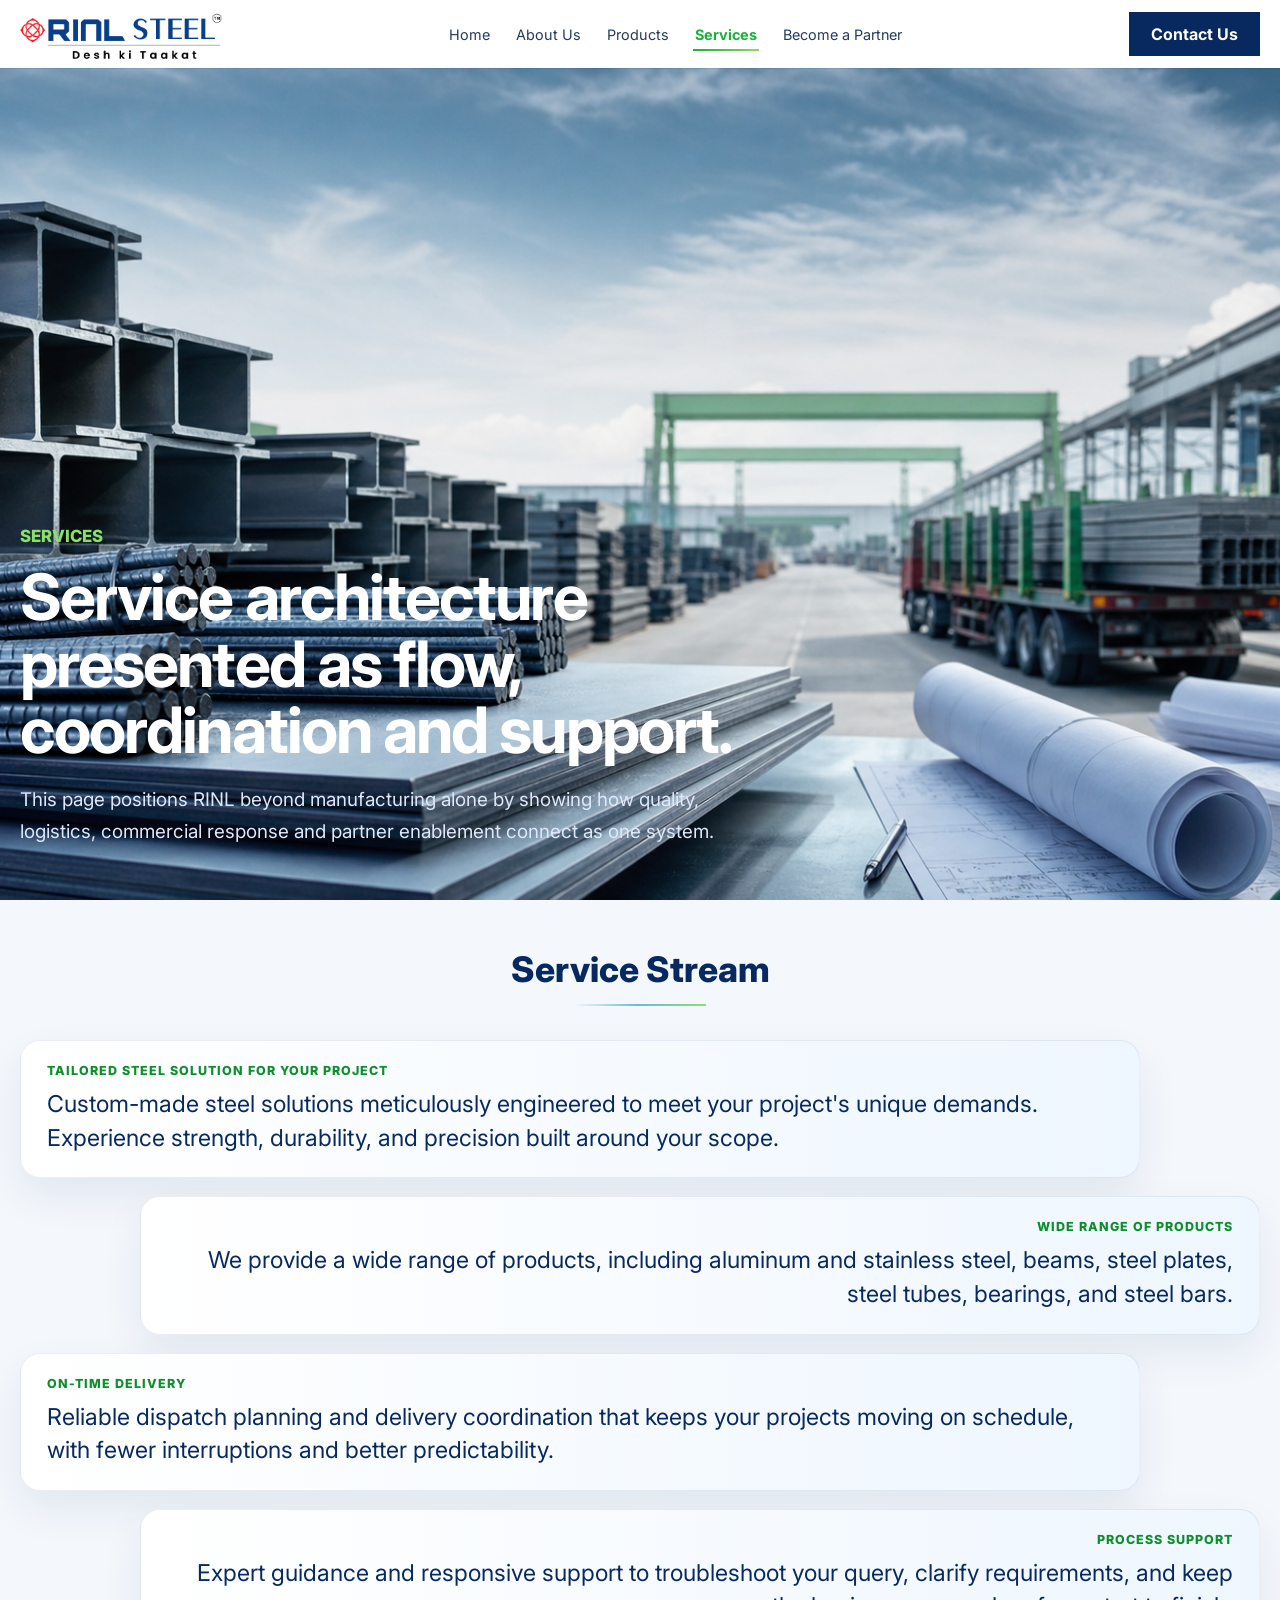
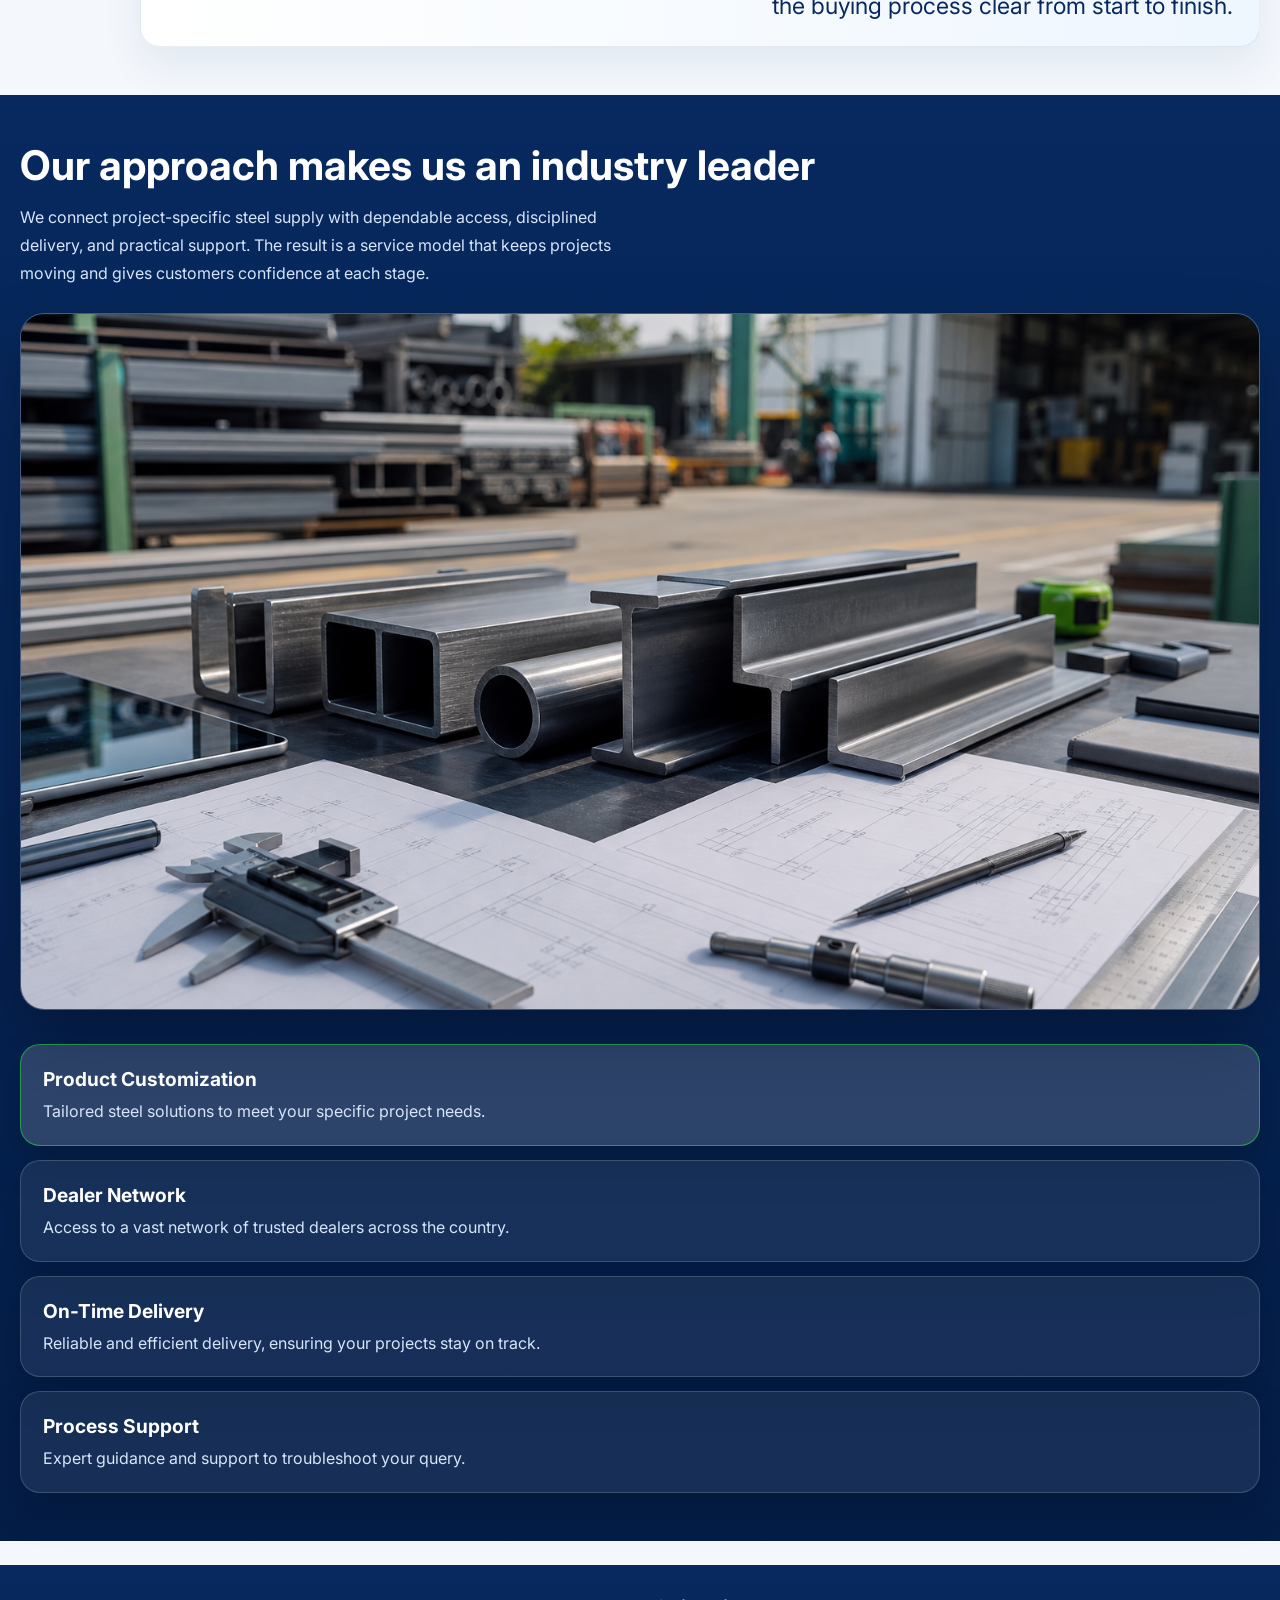
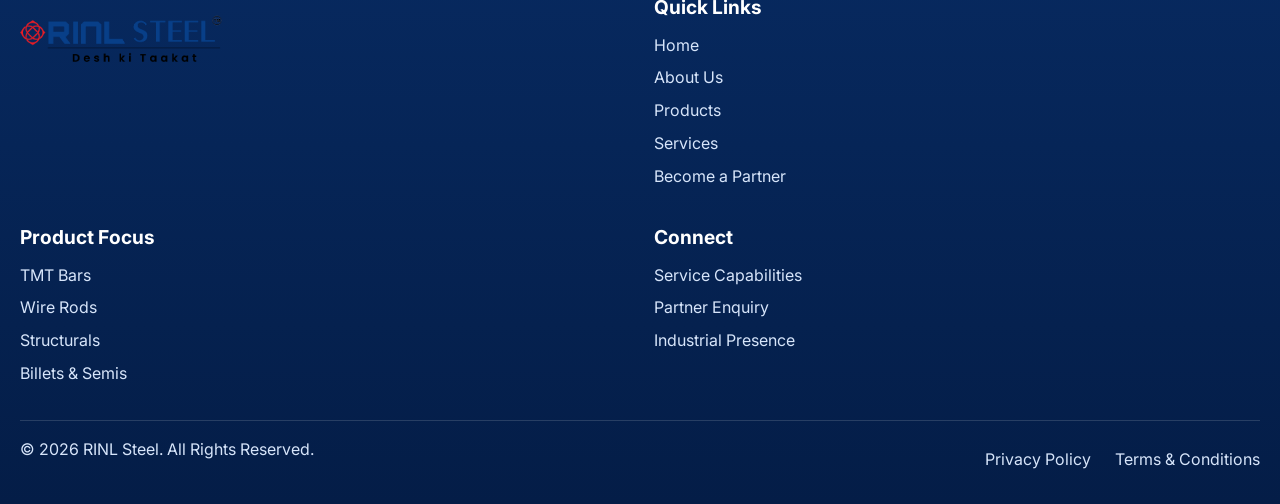
<file: services.html>
<!DOCTYPE html>
<html lang="en">
<head>
  <meta charset="UTF-8" />
  <meta name="viewport" content="width=device-width, initial-scale=1.0" />
  <meta name="description" content="Discover how RINL Steel supports customers and partners through service capability, quality alignment and commercial coordination." />
  <title>Services | RINL Steel</title>
  <link rel="preconnect" href="https://fonts.googleapis.com">
  <link rel="preconnect" href="https://fonts.gstatic.com" crossorigin>
  <link href="https://fonts.googleapis.com/css2?family=Inter:wght@400;500;600;700;800&display=swap" rel="stylesheet">
  <link rel="stylesheet" href="styles.css" />
</head>
<body data-page="services">
  <header class="site-header" data-header>
    <div class="container header-inner">
      <a class="brand" href="index.html" aria-label="RINL Steel home">
        <img class="brand-logo" src="assets/images/branding/RINL_STEEL%20Logo.webp" alt="RINL Steel" />
      </a>
      <button class="nav-toggle" type="button" aria-label="Toggle menu" aria-expanded="false" data-nav-toggle>
        <span></span><span></span><span></span>
      </button>
      <nav class="main-nav" data-nav>
        <a href="index.html" data-nav-link="home">Home</a>
        <a href="about.html" data-nav-link="about">About Us</a>
        <a href="products.html" data-nav-link="products">Products</a>
        <a href="services.html" data-nav-link="services">Services</a>
        <a href="become-partner.html" data-nav-link="partner">Become a Partner</a>
      </nav>
      <a class="header-cta" href="become-partner.html#contact">Contact Us</a>
    </div>
  </header>

  <main>
    <section class="page-hero page-hero-services">
      <div class="container page-hero-shell">
        <div class="page-hero-copy reveal">
          <p class="eyebrow">Services</p>
          <h1>Service architecture presented as flow, coordination and support.</h1>
          <p class="page-hero-text">This page positions RINL beyond manufacturing alone by showing how quality, logistics, commercial response and partner enablement connect as one system.</p>
        </div>
      </div>
    </section>

    <section class="section service-stream-shell">
      <div class="container">
        <div class="section-title section-title-stack reveal">
          <h2>Service Stream</h2>
          <span></span>
        </div>
        <div class="service-stream">
          <article class="service-strip service-strip-left reveal">
            <span>Tailored Steel Solution for Your Project</span>
            <p>Custom-made steel solutions meticulously engineered to meet your project's unique demands. Experience strength, durability, and precision built around your scope.</p>
          </article>
          <article class="service-strip service-strip-right reveal delay-1">
            <span>Wide Range of Products</span>
            <p>We provide a wide range of products, including aluminum and stainless steel, beams, steel plates, steel tubes, bearings, and steel bars.</p>
          </article>
          <article class="service-strip service-strip-left reveal delay-2">
            <span>On-Time Delivery</span>
            <p>Reliable dispatch planning and delivery coordination that keeps your projects moving on schedule, with fewer interruptions and better predictability.</p>
          </article>
          <article class="service-strip service-strip-right reveal delay-3">
            <span>Process Support</span>
            <p>Expert guidance and responsive support to troubleshoot your query, clarify requirements, and keep the buying process clear from start to finish.</p>
          </article>
        </div>
      </div>
    </section>

    <section class="section service-cycle-shell" data-service-cycle>
      <div class="container service-cycle-grid">
        <article class="service-cycle-copy reveal">
          <h2>Our approach makes us an industry leader</h2>
          <p>We connect project-specific steel supply with dependable access, disciplined delivery, and practical support. The result is a service model that keeps projects moving and gives customers confidence at each stage.</p>
          <div class="service-cycle-images" aria-live="polite">
            <img class="service-cycle-image active" src="assets/images/services/product-customization.png" alt="Custom steel sections and project planning" data-service-image="customization">
            <img class="service-cycle-image" src="assets/images/services/dealer-network.png" alt="Steel dealer network and warehouse distribution" data-service-image="network">
            <img class="service-cycle-image" src="assets/images/services/on-time-delivery.png" alt="Steel delivery truck loaded for dispatch" data-service-image="delivery">
            <img class="service-cycle-image" src="assets/images/services/process-support.png" alt="Steel support desk and process guidance" data-service-image="support">
          </div>
        </article>
        <div class="service-cycle">
          <button class="service-cycle-node active reveal delay-1" type="button" data-service-tab="customization"><h3>Product Customization</h3><p>Tailored steel solutions to meet your specific project needs.</p></button>
          <button class="service-cycle-node reveal delay-2" type="button" data-service-tab="network"><h3>Dealer Network</h3><p>Access to a vast network of trusted dealers across the country.</p></button>
          <button class="service-cycle-node reveal delay-3" type="button" data-service-tab="delivery"><h3>On-Time Delivery</h3><p>Reliable and efficient delivery, ensuring your projects stay on track.</p></button>
          <button class="service-cycle-node reveal delay-3" type="button" data-service-tab="support"><h3>Process Support</h3><p>Expert guidance and support to troubleshoot your query.</p></button>
        </div>
      </div>
    </section>
  </main>

  <footer class="site-footer">
    <div class="container footer-grid">
      <div>
        <a class="brand footer-brand" href="index.html">
          <img class="brand-logo brand-logo-footer" src="assets/images/branding/RINL_STEEL%20Logo.webp" alt="RINL Steel" />
        </a>
      </div>
      <div>
        <h3>Quick Links</h3>
        <a href="index.html">Home</a>
        <a href="about.html">About Us</a>
        <a href="products.html">Products</a>
        <a href="services.html">Services</a>
        <a href="become-partner.html">Become a Partner</a>
      </div>
      <div>
        <h3>Product Focus</h3>
        <a href="products.html#tmt">TMT Bars</a>
        <a href="products.html#wire-rods">Wire Rods</a>
        <a href="products.html#structurals">Structurals</a>
        <a href="products.html#semis">Billets & Semis</a>
      </div>
      <div>
        <h3>Connect</h3>
        <a href="services.html">Service Capabilities</a>
        <a href="become-partner.html#contact">Partner Enquiry</a>
        <a href="about.html#presence">Industrial Presence</a>
      </div>
    </div>
    <div class="container footer-bottom">
      <span>&copy; <span data-year></span> RINL Steel. All Rights Reserved.</span>
      <div>
        <a href="index.html">Privacy Policy</a>
        <a href="index.html">Terms &amp; Conditions</a>
      </div>
    </div>
  </footer>
  <script src="script.js"></script>
</body>
</html>
</file>
<file: styles.css>
:root{
  --blue:#07295f;
  --blue-deep:#041d47;
  --blue-soft:#10397d;
  --green:#18b037;
  --green-deep:#0c8e2a;
  --text:#17315a;
  --muted:#58708f;
  --line:#dce5f1;
  --bg:#f4f8fd;
  --white:#ffffff;
  --shadow:0 18px 40px rgba(6,32,74,.08);
  --font:'Inter',system-ui,sans-serif;
  --header-height:68px;
}

*{box-sizing:border-box}
html{scroll-behavior:smooth}
body{
  margin:0;
  font-family:var(--font);
  color:var(--text);
  background:var(--bg);
}

a{text-decoration:none;color:inherit}
button,input,select{font:inherit}

.container{width:min(1660px,calc(100% - 72px));margin:auto}

.site-header{
  position:sticky;
  top:0;
  z-index:50;
  background:rgba(255,255,255,.96);
  box-shadow:0 1px 0 rgba(11,44,91,.08);
}

.header-inner{
  display:grid;
  grid-template-columns:auto auto auto;
  align-items:center;
  justify-content:space-between;
  gap:12px;
  min-height:68px;
}

.brand{
  display:flex;
  align-items:center;
  gap:12px;
}

.brand-logo{
  display:block;
  width:201.5px;
  height:54.99px;
  object-fit:contain;
}

.brand-logo-footer{
  height:68px;
}

.main-nav{
  display:flex;
  justify-content:flex-end;
  align-items:center;
  gap:12px;
  font-size:.96rem;
  color:#233b60;
}

.main-nav a{
  padding:8px 2px;
  position:relative;
}

.main-nav a:after{
  content:"";
  position:absolute;
  left:0;
  bottom:0;
  width:100%;
  height:2px;
  background:linear-gradient(90deg,var(--green),#8fd86e);
  transform:scaleX(0);
  transform-origin:left center;
  transition:transform .3s ease;
}

.main-nav a:hover{color:var(--green)}
.main-nav a:hover:after,
.main-nav a.is-active:after{transform:scaleX(1)}
.main-nav a.is-active{
  color:var(--green);
  font-weight:700;
}
.nav-highlight{color:var(--green);font-weight:700}

.header-cta{
  padding:12px 22px;
  border-radius:0;
  background:var(--blue);
  color:var(--white);
  font-weight:700;
}

.nav-toggle{
  display:none;
  background:none;
  border:0;
  flex-direction:column;
  gap:5px;
}

.nav-toggle span{
  width:24px;
  height:2px;
  background:var(--blue);
}

.hero{
  background:url("assets/images/hero/banner-image.webp") center center / cover no-repeat;
  background-color:#fff;
  min-height:calc(100vh - var(--header-height));
}

.hero-shell{
  display:flex;
  align-items:center;
  min-height:calc(100vh - var(--header-height));
}

.hero-copy{
  padding:0 0 86px 4px;
  color:var(--white);
  max-width:720px;
}

.eyebrow{
  margin:0 0 18px;
  text-transform:uppercase;
  color:#8ce067;
  font-weight:800;
  font-size:1.05rem;
}

.hero h1{
  margin:0;
  font-size:4.3rem;
  line-height:1.06;
  font-weight:800;
  color:var(--white);
}

.hero-lead{
  margin:18px 0 0;
  font-size:2rem;
  line-height:1.35;
  color:#dfe8fb;
}

.hero-text{
  margin:22px 0 0;
  max-width:580px;
  font-size:1.35rem;
  line-height:1.65;
  color:#dfe8fb;
}

.hero-actions{
  display:flex;
  gap:22px;
  flex-wrap:wrap;
  margin-top:40px;
}

.btn{
  display:inline-flex;
  align-items:center;
  justify-content:center;
  gap:12px;
  padding:18px 30px;
  border-radius:20px;
  font-weight:700;
}

.btn-primary{
  background:linear-gradient(180deg,#20be3e,#13a731);
  color:var(--white);
  box-shadow:0 16px 30px rgba(14,173,49,.28);
}

.btn-ghost{
  color:var(--white);
  border:1px solid rgba(255,255,255,.3);
}

.section{padding:48px 0}

.section-title{
  display:flex;
  align-items:center;
  justify-content:center;
  gap:26px;
  margin-bottom:34px;
}

.section-title-stack{
  flex-direction:column;
  gap:14px;
}

.section-title span{
  width:132px;
  height:2px;
  background:linear-gradient(90deg, transparent, #6fb8d6 48%, #8fdf70);
}

.section-title h2,
.band-title h2,
.matrix-card h2,
.panel-card h2,
.form-panel h2{
  margin:0;
  color:var(--blue);
  font-size:2.2rem;
  font-weight:800;
}

.matrix-card,
.panel-card{
  background:var(--white);
  border:1px solid var(--line);
  border-radius:16px;
  box-shadow:var(--shadow);
}

.why-carousel{
  position:relative;
  overflow:hidden;
  padding:22px 0 14px;
}

.why-track{
  display:flex;
  align-items:center;
  gap:28px;
  min-height:360px;
  will-change:transform;
  transition:transform .7s ease;
}

.why-track.no-motion{
  transition:none !important;
}

.why-carousel.is-resetting .why-track{
  transition:none !important;
}

.why-slide{
  position:relative;
  flex:0 0 auto;
  width:min(64%,780px);
  opacity:.42;
  transform:scale(.82);
  transform-origin:center center;
  transition:transform .7s ease,opacity .7s ease,filter .7s ease;
  filter:saturate(.72);
  pointer-events:none;
}

.why-track.no-motion .why-slide{
  transition:none !important;
}

.why-carousel.is-resetting .why-slide,
.why-carousel.is-resetting .why-slide-inner,
.why-carousel.is-resetting .why-dots button{
  transition:none !important;
}

.why-slide.active{
  opacity:1;
  transform:scale(1);
  filter:none;
  z-index:3;
}

.why-slide.prev{
  opacity:.45;
  transform:scale(.84);
  z-index:2;
}

.why-slide.next{
  opacity:.45;
  transform:scale(.84);
  z-index:2;
}

.why-slide.far{
  opacity:.18;
  transform:scale(.78);
  z-index:1;
}

.why-slide-inner{
  min-height:320px;
  padding:38px 42px;
  background:
    linear-gradient(90deg, rgba(255,255,255,.94) 0%, rgba(255,255,255,.86) 34%, rgba(255,255,255,.18) 68%, rgba(255,255,255,.02) 100%),
    linear-gradient(145deg,#ffffff,#f2f7ff);
  border:1px solid var(--line);
  border-radius:22px;
  box-shadow:0 22px 48px rgba(6,32,74,.12);
  display:grid;
  grid-template-columns:minmax(280px,420px) 1fr;
  align-items:center;
  background-position:center center;
  background-size:cover;
  background-repeat:no-repeat;
}

.why-slide-brand .why-slide-inner{
  background-image:
    linear-gradient(90deg, rgba(255,255,255,.95) 0%, rgba(255,255,255,.86) 34%, rgba(255,255,255,.18) 68%, rgba(255,255,255,.02) 100%),
    url("assets/images/partners/Trusted%20Brand.webp");
}

.why-slide-marketing .why-slide-inner{
  background-image:
    linear-gradient(90deg, rgba(255,255,255,.95) 0%, rgba(255,255,255,.86) 34%, rgba(255,255,255,.18) 68%, rgba(255,255,255,.02) 100%),
    url("assets/images/partners/Marketing%20Support.webp");
}

.why-slide-supply .why-slide-inner{
  background-image:
    linear-gradient(90deg, rgba(255,255,255,.95) 0%, rgba(255,255,255,.86) 34%, rgba(255,255,255,.18) 68%, rgba(255,255,255,.02) 100%),
    url("assets/images/partners/Reliable%20Supply.webp");
}

.why-slide-support .why-slide-inner{
  background-image:
    linear-gradient(90deg, rgba(255,255,255,.95) 0%, rgba(255,255,255,.86) 34%, rgba(255,255,255,.18) 68%, rgba(255,255,255,.02) 100%),
    url("assets/images/partners/Dedicated%20Support.webp");
}

.why-slide h3{
  margin:0 0 14px;
  color:var(--blue);
  font-size:2.15rem;
  grid-column:1;
}

.why-slide p{
  margin:0;
  max-width:34ch;
  color:var(--muted);
  line-height:1.75;
  font-size:1.08rem;
  grid-column:1;
}

.why-dots{
  display:flex;
  justify-content:center;
  gap:12px;
  margin-top:28px;
}

.why-dots button{
  width:12px;
  height:12px;
  border:0;
  border-radius:50%;
  background:#c8d6ea;
  cursor:pointer;
}

.why-dots .active{
  background:var(--green);
}

.edge-card,
.matrix-card,
.panel-card{
  background:var(--white);
  border:1px solid var(--line);
  border-radius:16px;
  box-shadow:var(--shadow);
}

.icon-badge,
.mini-icon{
  display:grid;
  place-items:center;
  margin:0 auto 18px;
  width:62px;
  height:62px;
  border-radius:50%;
  background:linear-gradient(180deg,#16b437,#07962b);
  color:var(--white);
  font-weight:800;
}

.benefit-item h3{
  margin:0 0 10px;
  color:var(--blue);
  font-size:1.35rem;
}

.benefit-item p,
.matrix-card p,
.panel-subtitle,
.form-panel p,
.form-note{margin:0;color:var(--muted);line-height:1.55}

.benefits-band{
  padding:36px 0 28px;
  color:var(--white);
  position:relative;
  background:
    linear-gradient(180deg, rgba(7,41,95,.9) 0%, rgba(4,29,71,.9) 100%),
    linear-gradient(90deg, rgba(4,29,71,.94) 0%, rgba(4,29,71,.74) 34%, rgba(4,29,71,.28) 72%, rgba(4,29,71,.16) 100%),
    url("assets/images/partners/Rapid%20Growth.webp") center center / cover no-repeat;
  transition:background-image .35s ease;
}

.benefits-band[data-benefit-bg="growth"]{
  background-image:
    linear-gradient(180deg, rgba(7,41,95,.9) 0%, rgba(4,29,71,.9) 100%),
    linear-gradient(90deg, rgba(4,29,71,.94) 0%, rgba(4,29,71,.74) 34%, rgba(4,29,71,.28) 72%, rgba(4,29,71,.16) 100%),
    url("assets/images/partners/Rapid%20Growth.webp");
}

.benefits-band[data-benefit-bg="reputation"]{
  background-image:
    linear-gradient(180deg, rgba(7,41,95,.9) 0%, rgba(4,29,71,.9) 100%),
    linear-gradient(90deg, rgba(4,29,71,.94) 0%, rgba(4,29,71,.74) 34%, rgba(4,29,71,.28) 72%, rgba(4,29,71,.16) 100%),
    url("assets/images/partners/Brands.webp");
}

.benefits-band[data-benefit-bg="quality"]{
  background-image:
    linear-gradient(180deg, rgba(7,41,95,.9) 0%, rgba(4,29,71,.9) 100%),
    linear-gradient(90deg, rgba(4,29,71,.94) 0%, rgba(4,29,71,.74) 34%, rgba(4,29,71,.28) 72%, rgba(4,29,71,.16) 100%),
    url("assets/images/partners/Quality%20Assurance.webp");
}

.benefits-band[data-benefit-bg="standards"]{
  background-image:
    linear-gradient(180deg, rgba(7,41,95,.9) 0%, rgba(4,29,71,.9) 100%),
    linear-gradient(90deg, rgba(4,29,71,.94) 0%, rgba(4,29,71,.74) 34%, rgba(4,29,71,.28) 72%, rgba(4,29,71,.16) 100%),
    url("assets/images/partners/World%20Class%20Quality%20Standards.webp");
}

.benefits-band[data-benefit-bg="distribution"]{
  background-image:
    linear-gradient(180deg, rgba(7,41,95,.9) 0%, rgba(4,29,71,.9) 100%),
    linear-gradient(90deg, rgba(4,29,71,.94) 0%, rgba(4,29,71,.74) 34%, rgba(4,29,71,.28) 72%, rgba(4,29,71,.16) 100%),
    url("assets/images/partners/Strong%20Distribution%20Network.webp");
}

.benefits-band[data-benefit-bg="technology"]{
  background-image:
    linear-gradient(180deg, rgba(7,41,95,.9) 0%, rgba(4,29,71,.9) 100%),
    linear-gradient(90deg, rgba(4,29,71,.94) 0%, rgba(4,29,71,.74) 34%, rgba(4,29,71,.28) 72%, rgba(4,29,71,.16) 100%),
    url("assets/images/partners/Advanced%20Technology.webp");
}

.benefits-band[data-benefit-bg="opportunities"]{
  background-image:
    linear-gradient(180deg, rgba(7,41,95,.9) 0%, rgba(4,29,71,.9) 100%),
    linear-gradient(90deg, rgba(4,29,71,.94) 0%, rgba(4,29,71,.74) 34%, rgba(4,29,71,.28) 72%, rgba(4,29,71,.16) 100%),
    url("assets/images/partners/High%20Growth.webp");
}

.band-title{
  text-align:center;
  margin-bottom:28px;
}

.band-title h2{
  color:var(--white);
  text-transform:uppercase;
}

.band-title h2 span{color:var(--green)}
.band-title p{margin:10px 0 0;color:#d2dcf3;font-size:1.06rem}

.benefits-layout{
  display:grid;
  grid-template-columns:420px 1fr;
  gap:28px;
  align-items:start;
}

.benefits-menu{
  display:grid;
  gap:12px;
}

.benefit-tab{
  width:100%;
  display:grid;
  grid-template-columns:1fr;
  gap:0;
  align-items:center;
  text-align:left;
  padding:12px 16px;
  border:1px solid rgba(255,255,255,.14);
  border-radius:12px;
  background:transparent;
  color:var(--white);
  cursor:pointer;
  transition:.22s ease;
}

.benefit-tab:hover{
  background:transparent;
  border-color:rgba(255,255,255,.22);
}

.benefit-tab.active{
  background:transparent;
  color:var(--white);
  border-color:var(--white);
  box-shadow:none;
}

.benefit-tab span{
  font-size:1.04rem;
  font-weight:700;
  line-height:1.35;
}

.benefits-content{
  position:relative;
  min-height:420px;
  overflow:hidden;
  --benefit-slide-duration:.45s;
}

.benefits-content.is-track-animating > .benefit-panel{
  visibility:hidden;
}

.benefit-runner{
  position:absolute;
  inset:0;
  display:flex;
  gap:0;
  will-change:transform;
  pointer-events:none;
}

.benefit-runner-panel{
  flex:0 0 100%;
}

.benefit-runner-panel .benefit-panel{
  position:relative;
  inset:auto;
  height:100%;
  opacity:1;
  transform:none;
  pointer-events:none;
}

.benefit-panel{
  position:absolute;
  inset:0;
  background:transparent;
  border:1px solid rgba(255,255,255,.14);
  border-radius:16px;
  padding:34px 34px 30px;
  color:var(--white);
  box-shadow:none;
  opacity:0;
  transform:translateX(100%);
  transition:transform var(--benefit-slide-duration) ease,opacity var(--benefit-slide-duration) ease;
  pointer-events:none;
  text-align:left;
}

.benefit-panel.active{
  opacity:1;
  transform:translateX(0);
  pointer-events:auto;
}

.benefit-panel.is-entering{
  opacity:1;
  transform:translateX(100%);
}

.benefit-panel.is-leaving{
  opacity:1;
  transform:translateX(0);
}

.benefit-panel.is-entering.active{
  transform:translateX(0);
}

.benefit-panel.is-leaving.to-left{
  transform:translateX(-100%);
}

.benefit-panel.no-motion{
  transition:none !important;
}

.benefit-panel h3{
  margin:0 0 14px;
  font-size:2.1rem;
  color:var(--white);
}

.benefit-panel p{
  margin:0;
  color:#d6e1fa;
  line-height:1.75;
  font-size:1.02rem;
}

.benefit-points{
  margin:22px 0 0;
  padding:0;
  list-style:none;
  display:grid;
  gap:14px;
}

.benefit-points li{
  position:relative;
  padding-left:24px;
  color:#eef4ff;
  line-height:1.6;
}

.benefit-points li:before{
  content:"";
  position:absolute;
  left:0;
  top:.65em;
  width:10px;
  height:10px;
  border-radius:50%;
  background:#8ce067;
}

.benefits-cta{
  margin-top:24px;
  border-radius:8px;
  background:transparent;
  border:1px solid rgba(255,255,255,.14);
  display:grid;
  grid-template-columns:1fr auto;
  gap:20px;
  align-items:center;
  padding:18px 26px;
}

.cta-copy{
  display:grid;
  grid-template-columns:340px 1fr;
  gap:26px;
  align-items:center;
}

.cta-copy strong{font-size:1.9rem}
.cta-copy p{margin:0;color:#d4def6}

.cta-button{
  padding:14px 28px;
  border-radius:8px;
  background:var(--white);
  color:var(--blue);
  font-weight:700;
}

.edge-section{padding-top:44px}

.edge-orbit{
  display:grid;
  gap:12px;
}

.edge-mobile-grid{
  display:none;
}

.edge-mobile-row{
  display:grid;
  grid-template-columns:1fr 1fr;
  gap:14px;
}

.edge-mobile-card{
  min-width:0;
  min-height:164px;
  padding:18px 16px;
  border:1px solid rgba(7,41,95,.08);
  border-radius:18px;
  background:linear-gradient(180deg, rgba(255,255,255,.98) 0%, rgba(244,248,255,.98) 100%);
  box-shadow:var(--shadow);
  display:grid;
  align-content:start;
  gap:8px;
  opacity:0;
  transition:transform .55s ease, opacity .55s ease;
}

.edge-mobile-card-left{
  transform:translateX(-34px);
}

.edge-mobile-card-right{
  transform:translateX(34px);
}

.edge-mobile-row.visible .edge-mobile-card{
  opacity:1;
  transform:none;
}

.edge-mobile-value{
  color:var(--green);
  font-size:1.5rem;
  font-weight:800;
  line-height:1.1;
}

.edge-mobile-label{
  color:var(--blue);
  font-size:.8rem;
  font-weight:800;
  letter-spacing:.08em;
  text-transform:uppercase;
}

.edge-mobile-card p{
  margin:0;
  color:var(--muted);
  font-size:.92rem;
  line-height:1.5;
}

.edge-pair{
  display:grid;
  grid-template-columns:minmax(0,1fr) 108px minmax(420px,860px) 108px minmax(0,1fr);
  align-items:center;
  gap:24px;
  min-height:108px;
}

.edge-badge{
  position:relative;
  width:108px;
  height:108px;
  border-radius:50%;
  background:radial-gradient(circle at 32% 30%, #3add5a 0%, #19b338 56%, #0d8a25 100%);
  border:6px solid rgba(255,255,255,.94);
  box-shadow:0 12px 28px rgba(13,138,37,.2);
  display:grid;
  place-items:center;
  text-align:center;
  padding:14px;
  cursor:pointer;
  appearance:none;
  outline:none;
  transition:transform .55s ease;
}

.edge-badge-left{
  grid-column:2;
}

.edge-lane{
  grid-column:3;
}

.edge-badge-right{
  grid-column:4;
}

.edge-badge span{
  color:var(--white);
  font-size:1.15rem;
  font-weight:800;
  line-height:1.15;
}

.edge-badge-left:hover,
.edge-badge-left:focus-visible{
  transform:rotate(360deg);
}

.edge-badge-right:hover,
.edge-badge-right:focus-visible{
  transform:rotate(-360deg);
}

.edge-badge-left:hover + .edge-lane .edge-lane-left,
.edge-badge-left:focus-visible + .edge-lane .edge-lane-left,
.edge-pair:has(.edge-badge-right:hover) .edge-lane-right,
.edge-pair:has(.edge-badge-right:focus-visible) .edge-lane-right{
  opacity:1;
}

.edge-badge-left:hover + .edge-lane .edge-lane-left,
.edge-badge-left:focus-visible + .edge-lane .edge-lane-left,
.edge-pair:has(.edge-badge-right:hover) .edge-lane-right,
.edge-pair:has(.edge-badge-right:focus-visible) .edge-lane-right{
  transform:translateX(0);
}

.edge-lane{
  position:relative;
  height:56px;
  border:1px solid rgba(7,41,95,.12);
  border-radius:999px;
  background:rgba(255,255,255,.88);
  box-shadow:var(--shadow);
  overflow:hidden;
}

.edge-anchor{
  position:absolute;
  top:50%;
  transform:translateY(-50%);
  color:var(--blue);
  font-size:.88rem;
  font-weight:700;
  letter-spacing:.04em;
  transition:opacity .25s ease;
  z-index:1;
  white-space:nowrap;
}

.edge-anchor-left{
  left:22px;
}

.edge-anchor-right{
  right:22px;
}

.edge-badge-left:hover + .edge-lane .edge-anchor-left,
.edge-badge-left:focus-visible + .edge-lane .edge-anchor-left,
.edge-badge-left:hover + .edge-lane .edge-anchor-right,
.edge-badge-left:focus-visible + .edge-lane .edge-anchor-right,
.edge-pair:has(.edge-badge-right:hover) .edge-anchor-right,
.edge-pair:has(.edge-badge-right:focus-visible) .edge-anchor-right,
.edge-pair:has(.edge-badge-right:hover) .edge-anchor-left,
.edge-pair:has(.edge-badge-right:focus-visible) .edge-anchor-left{
  opacity:0;
}

.edge-lane-text{
  position:absolute;
  inset:0;
  display:flex;
  align-items:center;
  white-space:nowrap;
  color:var(--muted);
  font-size:1rem;
  line-height:1;
  opacity:0;
  transition:transform .55s ease, opacity .55s ease;
  will-change:transform;
}

.edge-lane-left{
  justify-content:flex-start;
  padding:0 26px;
  transform:translateX(calc(-100% - 36px));
}

.edge-lane-right{
  justify-content:flex-end;
  padding:0 26px;
  transform:translateX(calc(100% + 36px));
}

.edge-note{
  margin:14px 0 0;
  text-align:center;
  color:var(--muted);
  font-size:.9rem;
}

.matrix-grid{
  display:grid;
  grid-template-columns:minmax(0,1.25fr) minmax(320px,.75fr);
  gap:22px;
  align-items:start;
}

.matrix-side{
  display:grid;
  gap:22px;
}

.matrix-card{
  padding:32px 30px;
  border-radius:20px;
  background:linear-gradient(180deg,#ffffff,#f9fbfe);
}

.matrix-card h2{
  font-size:1.5rem;
  margin-bottom:22px;
  text-transform:none;
}

.matrix-grid > .matrix-card:first-child{
  min-height:100%;
}

.investment-overview{
  display:grid;
  grid-template-columns:minmax(0,1.15fr) minmax(280px,.85fr);
  gap:22px;
  align-items:stretch;
}

.investment-copy{
  display:grid;
  align-content:start;
  gap:18px;
}

.investment-kicker{
  display:inline-flex;
  align-items:center;
  width:max-content;
  padding:8px 12px;
  border:1px solid rgba(13,138,37,.16);
  border-radius:999px;
  background:rgba(27,160,56,.08);
  color:var(--green-deep);
  font-size:.76rem;
  font-weight:800;
  letter-spacing:.08em;
  text-transform:uppercase;
}

.investment-copy h2{
  margin:0;
}

.investment-lead{
  margin:0;
  color:var(--blue);
  font-size:1.08rem;
  line-height:1.7;
  max-width:48ch;
}

.investment-highlights{
  display:grid;
  grid-template-columns:repeat(2,minmax(0,1fr));
  gap:12px;
}

.investment-highlights div{
  padding:18px 18px 16px;
  border:1px solid rgba(7,41,95,.08);
  border-radius:18px;
  background:linear-gradient(180deg,#f9fcff 0%, #eef6ff 100%);
}

.investment-highlights strong{
  display:block;
  color:var(--blue);
  font-size:1.7rem;
  line-height:1.15;
}

.investment-highlights span{
  display:block;
  margin-top:8px;
  color:var(--muted);
  line-height:1.45;
}

.investment-note{
  margin:0;
  padding-top:2px;
  color:var(--muted);
  line-height:1.7;
}

.investment-stack{
  display:grid;
  gap:12px;
}

.investment-signal{
  padding:18px 18px 16px;
  border:1px solid rgba(7,41,95,.08);
  border-radius:18px;
  background:#fff;
}

.investment-signal-label{
  display:block;
  margin-bottom:8px;
  color:var(--green-deep);
  font-size:.76rem;
  font-weight:800;
  letter-spacing:.08em;
  text-transform:uppercase;
}

.investment-signal strong{
  display:block;
  color:var(--blue);
  font-size:1.2rem;
  line-height:1.3;
}

.investment-signal p{
  margin:10px 0 0;
  color:var(--muted);
  line-height:1.55;
}

.investment-signal-accent{
  background:linear-gradient(180deg, rgba(13,138,37,.08) 0%, rgba(255,255,255,1) 100%);
}

.tick-list{
  list-style:none;
  padding:0;
  margin:0;
  display:grid;
  gap:16px;
}

.tick-list li{
  position:relative;
  padding-left:26px;
  color:#28415f;
  line-height:1.5;
  padding-bottom:14px;
  border-bottom:1px solid rgba(7,41,95,.08);
}

.tick-list li:last-child{
  padding-bottom:0;
  border-bottom:0;
}

.tick-list li:before{
  content:"\2713";
  position:absolute;
  left:0;
  top:0;
  color:var(--green);
  font-weight:800;
}

.lower-grid{
  display:grid;
  grid-template-columns:minmax(0,1.2fr) minmax(360px,.8fr);
  gap:24px;
  align-items:start;
}

.lower-main{
  display:grid;
  gap:24px;
}

.panel-card{
  padding:32px 30px;
  border-radius:20px;
}

.panel-card h2,
.form-panel h2{
  font-size:1.55rem;
  text-transform:none;
  margin-bottom:10px;
}

.panel-subtitle{
  margin-bottom:24px;
  color:var(--muted);
}

.process-panel{
  background:linear-gradient(180deg,#ffffff,#f8fbfe);
}

.story-panel{
  background:linear-gradient(180deg,#ffffff,#f7fbff);
}

.process-list{
  list-style:none;
  padding:0;
  margin:0;
  display:grid;
  gap:18px;
}

.process-list li{
  position:relative;
  padding-left:64px;
  min-height:50px;
  padding-bottom:12px;
  border-bottom:1px solid rgba(7,41,95,.1);
}

.process-list li:last-child{
  border-bottom:0;
  padding-bottom:0;
}

.process-list li:before{
  content:counter(item);
}

.process-list{
  counter-reset:item;
}

.process-list li{
  counter-increment:item;
}

.process-list li:before{
  position:absolute;
  left:0;
  top:0;
  width:38px;
  height:38px;
  border-radius:50%;
  display:grid;
  place-items:center;
  background:linear-gradient(180deg,#19b338,#0e9d2f);
  color:var(--white);
  font-weight:800;
}

.process-list b{
  display:block;
  color:var(--green-deep);
  margin-bottom:4px;
}

.process-list span{color:var(--muted)}

.testimonial-box{
  background:#f7fbff;
  border:1px solid var(--line);
  border-radius:16px;
  padding:24px;
}

.quote{
  margin:0;
  color:#2d4868;
  line-height:1.7;
}

.testimonial-box strong{
  display:block;
  margin-top:16px;
  color:var(--blue);
}

.testimonial-box span{color:var(--muted)}

.dots{
  display:flex;
  gap:10px;
  margin-top:18px;
}

.dots button{
  width:12px;
  height:12px;
  border:0;
  border-radius:50%;
  background:#c8d6ea;
  cursor:pointer;
}

.dots .active{background:var(--green)}

.legacy-banner{
  margin-top:22px;
  border-radius:14px;
  background:linear-gradient(115deg,var(--blue-deep),var(--blue-soft));
  color:var(--white);
  padding:24px;
  display:grid;
  grid-template-columns:1fr 160px;
  gap:18px;
  align-items:end;
  overflow:hidden;
}

.legacy-banner strong{
  font-size:2rem;
  line-height:1.18;
}

.legacy-banner p{
  margin:12px 0 0;
  color:#d5dff5;
}

.legacy-bars{
  height:92px;
  border-radius:60px 0 0 60px;
  background:
    repeating-linear-gradient(170deg, #707885 0 10px, #c4cbd4 10px 20px, #6f7883 20px 30px);
  transform:rotate(-16deg) translate(26px, 12px);
}

.form-panel{
  background:linear-gradient(180deg,var(--blue) 0%, #06275b 100%);
  color:var(--white);
  border-radius:20px;
  padding:32px 28px;
  box-shadow:var(--shadow);
  position:sticky;
  top:108px;
}

.form-panel h2,
.form-panel p{color:var(--white)}

.lead-form{
  margin-top:18px;
  display:grid;
  gap:12px;
}

.lead-form label{display:block}

.lead-form input,
.lead-form select{
  width:100%;
  border:1px solid #cfdaea;
  border-radius:8px;
  padding:14px 14px;
  background:#fff;
  color:#264263;
}

.lead-form input:focus,
.lead-form select:focus{
  outline:3px solid rgba(24,176,55,.18);
  border-color:var(--green);
}

.checkbox-row{
  display:grid;
  grid-template-columns:16px 1fr;
  gap:10px;
  align-items:start;
  color:#dbe5f8;
  font-size:.92rem;
}

.checkbox-row input{
  width:16px;
  height:16px;
  margin-top:3px;
}

.form-panel .btn{
  width:100%;
  border:0;
}

.form-note{
  text-align:center;
  color:#d3ddf2;
  font-size:.9rem;
}

.trust-section{padding-top:0}

.trust-row{
  background:var(--white);
  border:1px solid var(--line);
  border-radius:18px;
  box-shadow:var(--shadow);
  padding:26px 28px;
  display:grid;
  grid-template-columns:1fr auto;
  gap:18px;
  align-items:center;
}

.trust-copy{
  display:grid;
  grid-template-columns:220px 1fr;
  gap:18px;
  align-items:center;
}

.trust-copy strong{
  color:#1e2f43;
  font-size:1.85rem;
  line-height:1.2;
}

.trust-copy p{
  margin:0;
  color:var(--muted);
  line-height:1.6;
}

.trust-link{
  padding:14px 24px;
  border:1px solid #cbd9eb;
  border-radius:8px;
  color:var(--blue);
  font-weight:700;
}

.page-hero{
  position:relative;
  overflow:hidden;
  color:var(--white);
  background:url("assets/images/hero/banner-image.webp") center center / cover no-repeat;
  background-color:#fff;
  min-height:calc(100vh - var(--header-height));
}

.page-hero-home{
  background:url("assets/images/home/home-banner.png") center center / cover no-repeat;
  background-color:#091526;
}

.page-hero-about{
  background:url("assets/images/about/about-banner.png") center center / cover no-repeat;
  background-color:#07162b;
}

.page-hero-products{
  background:url("assets/images/products/product-hero-lower-left.png") center center / cover no-repeat;
  background-color:#fff;
}

.page-hero-services{
  background:url("assets/images/services/services-banner.png") center center / cover no-repeat;
  background-color:#fff;
}

.hero-composition{
  display:grid;
  grid-template-columns:minmax(0,1.05fr) minmax(320px,.75fr);
  align-items:end;
  gap:26px;
  min-height:calc(100vh - var(--header-height));
  padding:0 0 64px;
}

.page-hero-shell{
  display:flex;
  align-items:flex-end;
  min-height:calc(100vh - var(--header-height));
  padding:0 0 52px;
  position:relative;
  z-index:1;
}

.page-hero-copy{
  max-width:840px;
  color:var(--white);
}

.product-hero-layout{
  width:100%;
  display:grid;
  grid-template-columns:minmax(0,1fr) minmax(460px,.82fr);
  align-items:center;
  gap:clamp(28px,4vw,72px);
}

.page-hero-copy-slider{
  max-width:min(700px,100%);
  width:min(840px,100%);
  min-height:520px;
  display:block;
  position:relative;
  z-index:5;
  opacity:1;
  transform:none;
}

.product-hero-slides{
  position:relative;
  width:100%;
  max-width:700px;
  height:520px;
  min-height:520px;
  overflow:hidden;
}

.product-hero-slide{
  position:absolute;
  inset:0;
  display:flex;
  align-items:center;
  justify-content:center;
  padding:36px;
  border-radius:24px;
  opacity:0;
  transform:none;
  background:transparent;
  box-shadow:none;
  border:1px solid transparent;
  will-change:transform,opacity;
}

.product-hero-slide.active{
  opacity:1;
  transform:none;
}

.product-hero-slide.incoming{
  animation:heroOverlapIn 1.35s cubic-bezier(.4,0,.2,1) both;
}

.product-hero-slide.exiting{
  animation:heroOverlapOut 1.35s cubic-bezier(.4,0,.2,1) both;
}

.product-hero-slide-copy{
  width:100%;
  max-width:600px;
  margin:auto;
}

.product-hero-slide-copy span{
  display:inline-block;
  margin-bottom:14px;
  font-size:.84rem;
  font-weight:800;
  letter-spacing:.1em;
  text-transform:uppercase;
  color:rgba(255,255,255,.92);
}

.product-hero-slide-copy h1{
  margin:0;
  font-size:3.25rem;
  line-height:1.05;
  color:#fff;
}

.product-hero-slide-copy p{
  margin:18px 0 0;
  max-width:56ch;
  font-size:1.1rem;
  line-height:1.7;
  color:rgba(255,255,255,.9);
}

.product-hero-slide-1{
  background:transparent;
  border-color:transparent;
  box-shadow:none;
}

.page-hero-products .page-hero-shell{
  align-items:flex-start;
  padding:clamp(10px,2.4vh,28px) 0 52px;
}

.page-hero-products .page-hero-copy-slider{
  margin:0;
}

.page-hero-products .product-hero-slide{
  align-items:flex-start;
  justify-content:flex-start;
  padding:0 36px 36px;
}

.page-hero-products .product-hero-slide-copy{
  margin:0;
}

.product-hero-slide.active .product-hero-slide-copy,
.product-hero-slide.exiting .product-hero-slide-copy{
  transition:opacity 1.35s cubic-bezier(.4,0,.2,1);
}

.product-hero-slide-1 .product-hero-slide-copy{
  padding:0;
  background:transparent;
  box-shadow:none;
  text-shadow:0 3px 18px rgba(0,0,0,.65);
}

.product-hero-slide:not(.product-hero-slide-1) .product-hero-slide-copy{
  text-shadow:0 3px 18px rgba(0,0,0,.6);
}

.product-hero-slide.active .product-hero-slide-copy{
  transform:none;
  opacity:1;
}

.product-hero-slide.exiting .product-hero-slide-copy{
  transform:none;
  opacity:.18;
}

.product-collage{
  position:relative;
  width:min(48vw,680px);
  height:min(52vw,620px);
  min-width:500px;
  min-height:520px;
  justify-self:end;
  isolation:isolate;
  overflow:visible;
}

.product-collage-item{
  position:absolute;
  margin:0;
  border:2px solid rgba(255,255,255,.22);
  background:rgba(255,255,255,.08);
  box-shadow:0 20px 40px rgba(0,0,0,.24);
  overflow:hidden;
  opacity:.58;
  filter:saturate(.82) brightness(.84);
  border-radius:18px;
  transform:translateZ(0) scale(.96);
  transition:transform 1.05s cubic-bezier(.2,.8,.2,1), opacity 1.05s ease, filter 1.05s ease, border-color 1.05s ease, box-shadow 1.05s ease;
  z-index:1;
}

.product-collage-item img{
  display:block;
  width:100%;
  height:100%;
  object-fit:cover;
}

.product-collage-item.is-active{
  border-color:#2fbf5b;
  box-shadow:0 26px 58px rgba(0,0,0,.34), 0 0 0 7px rgba(47,191,91,.34);
  opacity:1;
  filter:saturate(1.1) brightness(1.06);
  transform:translateZ(0) scale(1.1);
  z-index:7;
}

.product-collage-tmt{
  left:3%;
  top:4%;
  width:29%;
  height:28%;
  z-index:2;
}

.product-collage-angles{
  left:3%;
  top:36%;
  width:29%;
  height:28%;
  z-index:3;
}

.product-collage-channels{
  left:3%;
  bottom:4%;
  width:29%;
  height:28%;
  z-index:2;
}

.product-collage-beams{
  left:35.5%;
  top:36%;
  width:29%;
  height:28%;
  z-index:4;
}

.product-collage-squares{
  right:3%;
  top:4%;
  width:29%;
  height:28%;
  z-index:3;
}

.product-collage-flats{
  right:3%;
  top:36%;
  width:29%;
  height:28%;
  z-index:5;
}

.product-collage-rounds{
  right:3%;
  bottom:4%;
  width:29%;
  height:28%;
  z-index:6;
}

@keyframes heroOverlapIn{
  0%{
    opacity:0;
    transform:none;
  }
  28%{
    opacity:.18;
    transform:none;
  }
  62%{
    opacity:.68;
    transform:none;
  }
  88%{
    opacity:.94;
    transform:none;
  }
  100%{
    opacity:1;
    transform:none;
  }
}

@keyframes heroOverlapOut{
  0%{
    opacity:1;
    transform:none;
  }
  30%{
    opacity:.78;
    transform:none;
  }
  72%{
    opacity:.24;
    transform:none;
  }
  100%{
    opacity:0;
    transform:none;
  }
}

.page-hero-copy h1{
  margin:0;
  font-size:4rem;
  line-height:1.04;
  letter-spacing:-.03em;
  color:var(--white);
}

.page-hero-text{
  margin:20px 0 0;
  max-width:62ch;
  color:#dfe8fb;
  font-size:1.18rem;
  line-height:1.7;
}

.hero-frame{
  display:grid;
  gap:14px;
}

.hero-frame-panel,
.hero-frame-rail div{
  border:1px solid rgba(255,255,255,.16);
  background:rgba(255,255,255,.08);
  backdrop-filter:blur(8px);
  box-shadow:var(--shadow);
}

.hero-frame-panel{
  padding:26px 24px;
  border-radius:28px 28px 12px 28px;
}

.hero-frame-panel span,
.hero-frame-rail span,
.section-kicker{
  display:inline-block;
  color:#9de274;
  font-size:.76rem;
  font-weight:800;
  text-transform:uppercase;
  letter-spacing:.08em;
}

.hero-frame-panel strong{
  display:block;
  margin-top:12px;
  font-size:1.55rem;
  line-height:1.35;
  color:var(--white);
}

.hero-frame-rail{
  display:grid;
  gap:10px;
}

.hero-frame-rail div{
  padding:16px 18px;
  border-radius:12px 20px 20px 12px;
}

.hero-frame-rail strong{
  display:block;
  margin-top:8px;
  font-size:1rem;
  line-height:1.45;
  color:var(--white);
}

.signal-marquee{
  border-top:1px solid rgba(8,42,97,.08);
  border-bottom:1px solid rgba(8,42,97,.08);
  background:rgba(255,255,255,.84);
  overflow:hidden;
}

.signal-marquee-track{
  display:flex;
  gap:44px;
  padding:16px 0;
  white-space:nowrap;
  width:max-content;
  animation:marqueeDrift 26s linear infinite;
}

.signal-marquee-track span{
  position:relative;
  color:var(--blue);
  font-weight:700;
}

.signal-marquee-track span:not(:last-child):after{
  content:"";
  position:absolute;
  top:50%;
  right:-23px;
  width:5px;
  height:5px;
  border-radius:50%;
  background:var(--green);
  transform:translateY(-50%);
}

.home-axis,
.steel-ribbons,
.home-landscape,
.home-command-shell,
.about-spine-shell,
.about-capability-shell,
.about-panels,
.principle-river-shell,
.product-spectrum-shell,
.product-application-shell,
.service-stream-shell,
.service-cycle-shell,
.home-cta-shell{
  position:relative;
}

.axis-layout{
  display:grid;
  grid-template-columns:minmax(280px,.52fr) minmax(0,1fr);
  gap:24px;
  align-items:start;
}

.axis-manifesto{
  position:sticky;
  top:96px;
  padding:26px 24px;
  border-radius:24px;
  background:linear-gradient(180deg, var(--blue-deep), var(--blue));
  color:#dfebfd;
  box-shadow:var(--shadow);
}

.axis-manifesto p{
  margin:10px 0 0;
  line-height:1.75;
}

.axis-spine{
  display:grid;
  gap:18px;
}

.axis-node,
.about-panel,
.landscape-column,
.application-rail,
.service-cycle-node{
  padding:22px 22px 20px;
  border:1px solid rgba(7,41,95,.09);
  border-radius:20px;
  background:rgba(255,255,255,.92);
  box-shadow:var(--shadow);
}

.axis-node span,
.investment-signal-label,
.application-rail strong,
.principle-flow strong{
  color:var(--green-deep);
}

.axis-node span{
  display:block;
  font-size:.82rem;
  font-weight:800;
  letter-spacing:.08em;
}

.axis-node strong{
  display:block;
  margin-top:10px;
  color:var(--blue);
  font-size:1.3rem;
}

.axis-node p{
  margin:10px 0 0;
  line-height:1.65;
  color:var(--muted);
}

.ribbon-stack{
  display:grid;
  gap:16px;
}

.ribbon-band{
  display:grid;
  grid-template-columns:minmax(0,1fr) auto;
  gap:18px;
  align-items:center;
  padding:24px 28px;
  border-radius:18px;
  background:linear-gradient(100deg, rgba(4,29,71,.98) 0%, rgba(15,57,125,.94) 54%, rgba(20,126,54,.9) 100%);
  color:var(--white);
  box-shadow:var(--shadow);
}

.ribbon-band:nth-child(2){
  transform:translateX(44px);
}

.ribbon-band:nth-child(3){
  transform:translateX(88px);
}

.ribbon-band-copy span{
  display:block;
  color:#98e170;
  font-size:.78rem;
  font-weight:800;
  text-transform:uppercase;
  letter-spacing:.08em;
}

.ribbon-band-copy h3{
  margin:8px 0 0;
  font-size:1.45rem;
  line-height:1.35;
}

.ribbon-band a{
  padding:14px 18px;
  border:1px solid rgba(255,255,255,.18);
  background:rgba(255,255,255,.08);
  border-radius:12px;
  font-weight:700;
}

.landscape-grid{
  display:grid;
  grid-template-columns:minmax(0,.9fr) minmax(0,1.1fr);
  gap:22px;
  align-items:stretch;
}

.landscape-panel{
  padding:30px 28px;
  border-radius:28px;
  background:linear-gradient(180deg, #eaf4ff 0%, #ffffff 100%);
  border:1px solid rgba(7,41,95,.08);
  box-shadow:var(--shadow);
}

.home-flow-image,
.about-capability-image{
  position:relative;
  min-height:420px;
  margin:0;
  overflow:hidden;
  border-radius:30px;
  border:1px solid rgba(7,41,95,.1);
  background:#081d3d;
  box-shadow:var(--shadow);
  isolation:isolate;
}

.home-flow-image:before,
.about-capability-image:before{
  content:"";
  position:absolute;
  inset:0;
  z-index:1;
  pointer-events:none;
  background:linear-gradient(110deg, rgba(6,28,64,.44), transparent 44%, rgba(24,176,55,.16));
}

.home-flow-image img,
.about-capability-image img{
  width:100%;
  height:100%;
  min-height:inherit;
  display:block;
  object-fit:cover;
  transform:scale(1.04);
  animation:industrialImageDrift 14s ease-in-out infinite alternate;
}

.landscape-panel h2,
.home-command-copy h2,
.about-capability-copy h2,
.application-column h2,
.service-cycle-copy h2{
  margin:10px 0 0;
  color:var(--blue);
  font-size:2rem;
  line-height:1.2;
}

.landscape-panel p,
.home-command-copy p,
.about-capability-copy p,
.application-column p,
.service-cycle-copy p{
  margin:14px 0 0;
  color:var(--muted);
  line-height:1.75;
}

.landscape-columns{
  display:grid;
  gap:16px;
}

.landscape-column strong{
  display:block;
  color:var(--blue);
  font-size:1.2rem;
}

.landscape-column p{
  margin:10px 0 0;
  line-height:1.6;
  color:var(--muted);
}

.home-command{
  display:grid;
  grid-template-columns:minmax(280px,.42fr) minmax(0,1fr);
  gap:22px;
  align-items:start;
}

.home-command-copy{
  position:sticky;
  top:96px;
  padding:30px 28px;
  border-radius:30px;
  background:#fff;
  border:1px solid rgba(7,41,95,.08);
  box-shadow:var(--shadow);
}

.home-command-lines{
  display:grid;
  gap:14px;
}

.home-command-line{
  position:relative;
  display:grid;
  grid-template-columns:84px minmax(210px,.38fr) minmax(0,1fr);
  gap:20px;
  align-items:center;
  padding:20px 22px;
  overflow:hidden;
  border-radius:999px;
  border:1px solid rgba(7,41,95,.09);
  background:linear-gradient(90deg, #ffffff 0%, #eef5ff 52%, rgba(24,176,55,.12) 100%);
  box-shadow:var(--shadow);
}

.home-command-line:before{
  content:"";
  position:absolute;
  inset:0 auto 0 0;
  width:6px;
  background:linear-gradient(180deg, var(--green), #8fd86a);
}

.home-command-line span{
  color:var(--green-deep);
  font-weight:900;
  letter-spacing:.12em;
}

.home-command-line strong{
  color:var(--blue);
  font-size:1.12rem;
  line-height:1.25;
}

.home-command-line p{
  margin:0;
  color:var(--muted);
  line-height:1.55;
}

.home-cta{
  display:grid;
  grid-template-columns:minmax(0,1fr) auto;
  gap:24px;
  align-items:end;
  padding:30px 32px;
  border-radius:28px;
  background:linear-gradient(120deg, #0a2759 0%, #134691 65%, #169637 100%);
  color:var(--white);
  box-shadow:var(--shadow);
}

.home-cta h2{
  margin:10px 0 0;
  font-size:2.1rem;
  line-height:1.2;
}

.home-cta-links{
  display:flex;
  flex-wrap:wrap;
  gap:10px;
  justify-content:flex-end;
}

.home-cta-links a{
  padding:12px 16px;
  border-radius:999px;
  border:1px solid rgba(255,255,255,.18);
  background:rgba(255,255,255,.08);
  font-weight:700;
}

.about-spine{
  position:relative;
  display:grid;
  gap:18px;
}

.about-spine:before{
  content:"";
  position:absolute;
  left:32px;
  top:8px;
  bottom:8px;
  width:2px;
  background:linear-gradient(180deg, rgba(24,176,55,.26), rgba(7,41,95,.18));
}

.about-spine-node{
  position:relative;
  margin-left:72px;
  padding:24px 24px 22px;
  border-radius:22px;
  background:#fff;
  border:1px solid rgba(7,41,95,.08);
  box-shadow:var(--shadow);
}

.about-spine-node:before{
  content:"";
  position:absolute;
  left:-51px;
  top:30px;
  width:14px;
  height:14px;
  border-radius:50%;
  background:var(--green);
  box-shadow:0 0 0 8px rgba(24,176,55,.12);
}

.about-spine-node span{
  color:var(--green-deep);
  font-size:.78rem;
  font-weight:800;
  text-transform:uppercase;
  letter-spacing:.08em;
}

.about-spine-node h3{
  margin:8px 0 0;
  color:var(--blue);
  font-size:1.4rem;
}

.about-spine-node p{
  margin:10px 0 0;
  color:var(--muted);
  line-height:1.7;
}

.about-capability-shell{
  overflow:hidden;
}

.about-capability-grid{
  display:grid;
  grid-template-columns:minmax(0,1.08fr) minmax(320px,.82fr);
  gap:24px;
  align-items:stretch;
}

.about-capability-copy{
  position:relative;
  display:flex;
  flex-direction:column;
  justify-content:center;
  padding:34px 32px;
  border-radius:30px;
  background:linear-gradient(180deg, #071f49 0%, #0d397a 100%);
  color:var(--white);
  box-shadow:var(--shadow);
  overflow:hidden;
  isolation:isolate;
}

.about-capability-copy:before{
  content:"";
  position:absolute;
  inset:-70px -90px auto auto;
  width:220px;
  height:220px;
  border-radius:50%;
  border:42px solid rgba(24,176,55,.13);
  z-index:-1;
}

.about-capability-copy h2,
.about-capability-copy p{
  color:var(--white);
}

.about-capability-points{
  display:grid;
  gap:10px;
  margin-top:24px;
}

.about-capability-points span{
  position:relative;
  padding:12px 14px 12px 34px;
  border-radius:999px;
  background:rgba(255,255,255,.08);
  border:1px solid rgba(255,255,255,.12);
  color:#e7f0ff;
  font-weight:700;
}

.about-capability-points span:before{
  content:"";
  position:absolute;
  left:14px;
  top:50%;
  width:8px;
  height:8px;
  border-radius:50%;
  background:var(--green);
  transform:translateY(-50%);
}

.about-panels-grid{
  display:grid;
  grid-template-columns:minmax(0,1.1fr) repeat(2,minmax(0,.45fr));
  gap:18px;
}

.about-panel-large{
  background:linear-gradient(180deg, #0b2c63 0%, #134692 100%);
  color:var(--white);
}

.about-panel-large h2,
.about-panel-large p{
  color:var(--white);
}

.about-panel strong{
  display:block;
  color:var(--blue);
  font-size:1.24rem;
}

.about-panel p{
  margin:10px 0 0;
  color:var(--muted);
  line-height:1.65;
}

.principle-river{
  display:grid;
  gap:14px;
}

.principle-flow{
  display:grid;
  grid-template-columns:220px 1fr;
  gap:18px;
  align-items:center;
  padding:18px 22px;
  border-radius:999px;
  background:#fff;
  border:1px solid rgba(7,41,95,.08);
  box-shadow:var(--shadow);
}

.principle-flow span{
  color:var(--muted);
  line-height:1.6;
}

.product-spectrum{
  display:grid;
  gap:18px;
}

.product-map-grid{
  position:relative;
  display:grid;
  grid-template-columns:repeat(7,minmax(0,1fr));
  gap:10px;
  align-items:center;
  width:100%;
  padding:14px 18px 8px;
  overflow-x:auto;
  scrollbar-width:none;
}

.product-map-grid::-webkit-scrollbar{
  display:none;
}

.product-map-grid:before,
.product-map-grid:after{
  content:"";
  position:absolute;
  left:18px;
  right:18px;
  height:2px;
  background:linear-gradient(90deg, rgba(7,41,95,.04) 0%, rgba(120,132,148,.28) 30%, rgba(120,132,148,.28) 70%, rgba(7,41,95,.04) 100%);
  z-index:0;
}

.product-map-grid:before{
  top:38px;
}

.product-viewer{
  display:grid;
  gap:22px;
}

.product-map-select-wrap{
  display:none;
}

.product-map-select-label{
  display:block;
  margin:0 0 8px;
  color:var(--blue);
  font-size:.82rem;
  font-weight:800;
  letter-spacing:.06em;
  text-transform:uppercase;
}

.product-map-select{
  width:100%;
  padding:14px 16px;
  border:1px solid rgba(94,108,124,.24);
  border-radius:14px;
  background:linear-gradient(180deg,#ffffff 0%, #eef3f8 100%);
  color:var(--blue);
  font-weight:700;
  box-shadow:0 10px 24px rgba(6,32,74,.06);
}

.product-map-link{
  appearance:none;
  cursor:pointer;
  padding:0;
  border-radius:14px;
  background:linear-gradient(180deg,#ffffff 0%, #f5f8fb 100%);
  border:1px solid rgba(94,108,124,.22);
  box-shadow:0 10px 24px rgba(6,32,74,.06);
  color:var(--blue);
  font-weight:700;
  transition:transform .25s ease, color .25s ease, border-color .25s ease, background .25s ease;
  display:flex;
  align-items:center;
  justify-content:center;
  text-align:center;
  overflow:hidden;
  position:relative;
  z-index:1;
  opacity:0;
  transform:translateY(20px);
  animation:yardTagRise .55s ease forwards;
}

.product-map-link:hover{
  transform:translateY(-4px);
  color:var(--blue);
  border-color:rgba(102,114,130,.42);
}

.product-map-link.active{
  background:linear-gradient(180deg,#d8dee5 0%, #adb7c2 46%, #8b97a4 100%);
  border-color:rgba(102,114,130,.4);
  color:var(--blue);
  box-shadow:var(--shadow);
}

.product-map-name{
  display:flex;
  align-items:center;
  justify-content:center;
  min-height:50px;
  width:100%;
  padding:0 12px;
  font-size:.9rem;
  font-weight:800;
  letter-spacing:.02em;
  line-height:1.15;
  text-align:center;
  white-space:nowrap;
}

.product-map-link.active .product-map-name{
  color:var(--blue);
}

.product-map-link.active{
  background:linear-gradient(180deg,#d8dee5 0%, #adb7c2 46%, #8b97a4 100%);
  border-color:rgba(102,114,130,.4);
  color:var(--blue);
  box-shadow:var(--shadow);
}

.product-map-link:nth-child(1){animation-delay:.04s}
.product-map-link:nth-child(2){animation-delay:.1s}
.product-map-link:nth-child(3){animation-delay:.16s}
.product-map-link:nth-child(4){animation-delay:.22s}
.product-map-link:nth-child(5){animation-delay:.28s}
.product-map-link:nth-child(6){animation-delay:.34s}
.product-map-link:nth-child(7){animation-delay:.4s}

.product-stage{
  position:relative;
  min-height:500px;
}

.product-stage-panel{
  position:absolute;
  inset:0;
  display:flex;
  flex-direction:column;
  align-items:stretch;
  padding:18px 22px;
  border-radius:24px;
  background:#fff;
  border:1px solid rgba(7,41,95,.08);
  box-shadow:var(--shadow);
  opacity:0;
  transform:translateY(18px);
  pointer-events:none;
  transition:opacity .38s ease, transform .38s ease;
}

.product-stage-panel.active{
  opacity:1;
  transform:none;
  pointer-events:auto;
}

.product-stage-head{
  display:block;
  margin:0;
}

.product-stage-strip{
  display:grid;
  gap:4px;
  padding:12px 16px;
  border-radius:18px;
  background:linear-gradient(180deg,#d8dee5 0%, #adb7c2 46%, #8b97a4 100%);
  box-shadow:inset 0 1px 0 rgba(255,255,255,.38);
}

.product-line-tag{
  color:var(--green-deep);
  font-size:.78rem;
  font-weight:800;
  letter-spacing:.08em;
  text-transform:uppercase;
}

.product-stage-strip h3{
  margin:0;
  color:#102a4e;
  font-size:1.8rem;
  line-height:1.2;
}

.product-line-lead{
  margin:0;
  color:#18365f;
  font-size:1.08rem;
  font-weight:600;
  line-height:1.65;
}

.product-stage-scroll{
  flex:1 1 auto;
  min-height:0;
  max-height:none;
  overflow:auto;
  margin-top:15px;
  padding:0 30px 0 30px;
  display:grid;
  align-content:start;
  gap:10px;
}

.product-stage-scroll::-webkit-scrollbar{
  width:10px;
}

.product-stage-scroll::-webkit-scrollbar-thumb{
  background:rgba(7,41,95,.18);
  border-radius:999px;
}

.product-stage-scroll p{
  margin:0;
  color:var(--muted);
  line-height:1.75;
  text-align:justify;
}

.product-stage-features{
  margin-top:6px;
  padding-top:16px;
  border-top:1px solid rgba(7,41,95,.08);
}

.product-stage-features strong,
.product-stage-sizes strong{
  display:block;
  color:var(--blue);
  font-size:1.08rem;
}

.product-feature-list{
  display:grid;
  gap:12px;
  margin-top:12px;
}

.product-feature-item h4{
  margin:0 0 4px;
  color:var(--blue);
  font-size:1rem;
  line-height:1.4;
}

.product-feature-item p{
  margin:0;
}

.product-stage-sizes{
  margin-top:4px;
  padding-top:16px;
  border-top:1px solid rgba(7,41,95,.08);
}

.product-size-pills{
  display:flex;
  flex-wrap:wrap;
  gap:10px;
  margin-top:12px;
}

.product-size-pills span{
  min-width:52px;
  padding:10px 14px;
  border-radius:999px;
  background:linear-gradient(180deg,#edf2f7 0%, #d9e1ea 100%);
  border:1px solid rgba(94,108,124,.22);
  color:var(--blue);
  font-weight:800;
  text-align:center;
}

.product-table-wrap{
  margin-top:12px;
  overflow:auto;
  border:1px solid rgba(94,108,124,.16);
  border-radius:14px;
  background:#fff;
}

.product-data-table{
  width:100%;
  min-width:760px;
  table-layout:fixed;
  border-collapse:collapse;
  background:#fff;
}

.product-data-table th,
.product-data-table td{
  padding:10px 12px;
  border-bottom:1px solid rgba(7,41,95,.08);
  text-align:center;
  vertical-align:middle;
  font-size:.92rem;
  color:var(--muted);
  white-space:normal;
  word-break:break-word;
}

.product-data-table th{
  position:sticky;
  top:0;
  background:linear-gradient(180deg,#edf2f7 0%, #d9e1ea 100%);
  color:var(--blue);
  font-size:.84rem;
  font-weight:800;
  letter-spacing:.02em;
  z-index:1;
}

.product-data-table td:first-child,
.product-data-table th:first-child{
  color:var(--blue);
  font-weight:700;
  text-align:left;
}

.product-data-table tbody tr:last-child td{
  border-bottom:0;
}

@keyframes yardTagRise{
  0%{
    opacity:0;
    transform:translateY(20px);
  }
  100%{
    opacity:1;
    transform:translateY(0);
  }
}

.product-focus-grid{
  display:grid;
  grid-template-columns:minmax(0,.92fr) minmax(0,1.08fr);
  gap:22px;
  align-items:start;
}

.product-focus-panel{
  padding:30px 28px;
  border-radius:28px;
  background:linear-gradient(180deg,#0b2c63 0%, #12428c 100%);
  color:#fff;
  box-shadow:var(--shadow);
}

.product-focus-panel h2{
  margin:10px 0 0;
  font-size:2rem;
  line-height:1.2;
}

.product-focus-panel p{
  margin:14px 0 0;
  color:#dce8fb;
  line-height:1.75;
}

.product-focus-rails{
  display:grid;
  gap:14px;
}

.product-focus-rail{
  padding:22px 22px 20px;
  border-radius:20px;
  border:1px solid rgba(7,41,95,.08);
  background:linear-gradient(180deg,#ffffff 0%, #f2f7ff 100%);
  box-shadow:var(--shadow);
}

.product-focus-rail strong{
  display:block;
  color:var(--blue);
  font-size:1.18rem;
}

.product-focus-rail p{
  margin:10px 0 0;
  color:var(--muted);
  line-height:1.65;
}

.product-band{
  position:relative;
  padding:28px 28px 26px 128px;
  border-radius:22px;
  background:#fff;
  border:1px solid rgba(7,41,95,.08);
  box-shadow:var(--shadow);
}

.product-band:nth-child(even){
  transform:translateX(60px);
}

.product-band span{
  position:absolute;
  left:26px;
  top:30px;
  writing-mode:vertical-rl;
  transform:rotate(180deg);
  color:var(--green-deep);
  font-size:.8rem;
  font-weight:800;
  letter-spacing:.14em;
  text-transform:uppercase;
}

.product-band h3{
  margin:0;
  color:var(--blue);
  font-size:1.55rem;
  line-height:1.35;
}

.product-band p{
  margin:12px 0 0;
  color:var(--muted);
  line-height:1.7;
}

.application-grid,
.service-cycle-grid{
  display:grid;
  grid-template-columns:minmax(0,.9fr) minmax(0,1.1fr);
  gap:22px;
  align-items:start;
}

.application-rails{
  display:grid;
  gap:14px;
}

.application-rail strong{
  display:block;
  font-size:1.12rem;
}

.application-rail p{
  margin:8px 0 0;
  color:var(--muted);
  line-height:1.65;
}

.service-stream{
  display:grid;
  gap:18px;
}

.service-strip{
  display:grid;
  gap:10px;
  padding:22px 26px;
  border-radius:20px;
  background:linear-gradient(90deg, #ffffff 0%, #eef6ff 100%);
  border:1px solid rgba(7,41,95,.08);
  box-shadow:var(--shadow);
  width:min(100%,1120px);
}

.service-strip-left{
  margin-right:auto;
}

.service-strip-right{
  margin-left:auto;
  text-align:right;
}

.service-strip span{
  display:block;
  color:var(--green-deep);
  font-size:.78rem;
  font-weight:800;
  letter-spacing:.08em;
  text-transform:uppercase;
}

.service-strip p{
  margin:0;
  color:var(--blue);
  font-size:1.45rem;
  line-height:1.45;
  width:100%;
  max-width:none;
  white-space:normal;
  overflow:visible;
  text-overflow:clip;
}

.service-cycle{
  display:grid;
  gap:14px;
}

.service-cycle-shell{
  background:linear-gradient(180deg,var(--blue),var(--blue-deep));
  color:#deebff;
}

.service-cycle-shell .service-cycle-grid{
  align-items:center;
  gap:34px;
}

.service-cycle-shell .service-cycle-copy h2{
  margin:0;
  color:var(--white);
  font-size:2.55rem;
  line-height:1.12;
}

.service-cycle-shell .service-cycle-copy p{
  color:#d7e5fa;
  max-width:62ch;
}

.service-cycle-images{
  position:relative;
  margin-top:26px;
  aspect-ratio:16 / 9;
  overflow:hidden;
  border:1px solid rgba(255,255,255,.18);
  border-radius:24px;
  box-shadow:0 24px 60px rgba(0,0,0,.28);
  background:rgba(255,255,255,.08);
}

.service-cycle-image{
  position:absolute;
  inset:0;
  width:100%;
  height:100%;
  object-fit:cover;
  opacity:0;
  transform:scale(1.03);
  transition:opacity .55s ease, transform .75s ease;
}

.service-cycle-image.active{
  opacity:1;
  transform:scale(1);
}

.service-cycle-node{
  display:grid;
  gap:8px;
  padding:22px 22px 20px;
  border:1px solid rgba(255,255,255,.16);
  border-radius:20px;
  background:rgba(255,255,255,.08);
  box-shadow:0 18px 42px rgba(0,0,0,.16);
  text-align:left;
  cursor:pointer;
  transition:background .25s ease, border-color .25s ease, transform .25s ease;
}

.service-cycle-node.active,
.service-cycle-node:hover{
  background:rgba(255,255,255,.16);
  border-color:rgba(39,193,73,.72);
  transform:translateX(-8px);
}

.service-cycle-node h3{
  margin:0;
  color:var(--white);
  font-size:1.2rem;
  line-height:1.25;
}

.service-cycle-node p{
  margin:0;
  color:#d7e5fa;
  line-height:1.6;
}

.site-footer{
  margin-top:24px;
  background:linear-gradient(180deg,var(--blue),var(--blue-deep));
  color:#deebff;
  padding-top:30px;
}

.footer-grid{
  display:grid;
  grid-template-columns:1.5fr 1fr 1fr 1fr;
  gap:28px;
}

.footer-grid h3{
  margin:0 0 14px;
  color:var(--white);
  font-size:1.2rem;
}

.site-footer a,
.site-footer p{
  display:block;
  margin:8px 0;
  color:#d7e5fa;
  line-height:1.55;
}

.footer-bottom{
  margin-top:26px;
  padding:18px 0 24px;
  border-top:1px solid rgba(255,255,255,.14);
  display:flex;
  justify-content:space-between;
  gap:18px;
  color:#d7e5fa;
}

.footer-bottom div{
  display:flex;
  gap:24px;
}

.blocked-page{
  min-height:100vh;
  display:grid;
  place-items:center;
  padding:24px;
  background:linear-gradient(135deg, #061a3a 0%, #0b3572 62%, #10682b 100%);
}

.blocked-panel{
  width:min(100%, 620px);
  padding:42px;
  border:1px solid rgba(255,255,255,.16);
  border-radius:28px;
  background:rgba(255,255,255,.08);
  color:var(--white);
  text-align:center;
  box-shadow:var(--shadow);
  backdrop-filter:blur(10px);
}

.blocked-panel img{
  width:190px;
  height:auto;
  margin:0 auto 28px;
}

.blocked-panel h1{
  margin:0;
  color:var(--white);
  font-size:clamp(2rem, 6vw, 4rem);
  line-height:1.05;
}

.blocked-panel p:not(.eyebrow){
  margin:18px auto 26px;
  max-width:42ch;
  color:#dfe8fb;
  line-height:1.65;
}

.reveal{
  opacity:0;
  transform:translateY(18px);
  transition:opacity .7s ease,transform .7s ease;
}

.reveal.visible{
  opacity:1;
  transform:none;
}

@keyframes industrialImageDrift{
  0%{transform:scale(1.04) translate3d(-8px,0,0)}
  100%{transform:scale(1.1) translate3d(10px,-8px,0)}
}

.delay-1{transition-delay:.1s}
.delay-2{transition-delay:.2s}
.delay-3{transition-delay:.3s}
.delay-4{transition-delay:.4s}

@media(max-width:1400px){
  .container{width:min(100% - 40px,1660px)}
  .main-nav{gap:22px;font-size:.9rem}
  .hero-composition,
  .landscape-grid,
  .application-grid,
  .service-cycle-grid,
  .product-focus-grid{grid-template-columns:1fr}
  .benefits-layout{grid-template-columns:360px 1fr}
  .matrix-grid,
  .footer-grid{grid-template-columns:1fr 1fr}
  .lower-grid{grid-template-columns:1fr}
  .form-panel{grid-column:1 / -1}
  .about-panels-grid{grid-template-columns:1fr}
  .axis-manifesto{position:static}
}

@media(max-width:1080px){
  .header-inner{
    grid-template-columns:auto 1fr auto;
    align-items:center;
  }
  .nav-toggle{display:none}
  .main-nav{
    position:static;
    display:flex;
    justify-content:flex-end;
    gap:14px;
    padding:0;
    background:none;
    box-shadow:none;
  }
  .hero-composition{grid-template-columns:1fr}
  .product-hero-layout{
    grid-template-columns:1fr;
    gap:8px;
  }
  .page-hero-copy-slider,
  .product-hero-slides{
    max-width:100%;
  }
  .product-collage{
    justify-self:center;
    width:min(72vw,520px);
    height:min(72vw,520px);
    min-width:320px;
    min-height:320px;
  }
  .page-hero-copy h1{font-size:3.2rem}
  .product-hero-slide-copy h1{font-size:3rem}
  .ribbon-band:nth-child(2),
  .ribbon-band:nth-child(3),
  .product-band:nth-child(even){
    transform:none;
    margin-left:0;
  }
  .service-strip-left,
  .service-strip-right{
    margin-left:0;
    margin-right:0;
    text-align:left;
  }
  .cta-copy{grid-template-columns:1fr}
  .benefits-layout{grid-template-columns:1fr}
  .benefits-menu{
    grid-template-columns:repeat(2,minmax(0,1fr));
    gap:10px;
  }
  .benefits-cta,
  .trust-row,
  .trust-copy,
  .footer-bottom{grid-template-columns:1fr;display:grid}
  .matrix-grid{grid-template-columns:1fr}
  .matrix-side{grid-template-columns:1fr 1fr}
  .lower-grid{grid-template-columns:1fr}
  .form-panel{
    position:static;
    max-width:none;
  }
  .home-cta,
  .axis-layout,
  .home-command,
  .about-capability-grid,
  .about-panels-grid,
  .application-grid,
  .service-cycle-grid{grid-template-columns:1fr}
  .principle-flow{grid-template-columns:1fr}
}

@media(max-width:720px){
  .container{width:min(100% - 24px,1660px)}
  .section{padding:38px 0}
  .site-header{position:static}
  .header-inner{
    grid-template-columns:1fr;
    justify-content:stretch;
    gap:10px;
    min-height:auto;
    padding:12px 0;
  }
  .brand{justify-content:center}
  .main-nav{
    justify-content:center;
    order:2;
  }
  .header-cta{
    justify-self:center;
    width:100%;
    max-width:220px;
    text-align:center;
    order:3;
    padding:11px 16px;
  }
  .brand-logo{width:165px;height:auto}
  .brand-logo-footer{height:56px}
  .main-nav{
    flex-wrap:wrap;
    gap:8px 14px;
  }
  .product-map-select-wrap{
    display:block;
  }
  .product-map-grid{
    display:none;
  }
  .product-map-grid:before,
  .product-map-grid:after{
    display:none;
  }
  .hero{
    background:url("assets/images/hero/banner-image.webp") center center / cover no-repeat;
  }
  .page-hero-products{
    background:url("assets/images/products/product-hero-lower-left.png") center center / cover no-repeat;
  }
  .hero-copy{
    padding:0 0 46px;
    max-width:none;
  }
  .eyebrow{font-size:.88rem;margin-bottom:14px}
  .hero h1{font-size:2.45rem}
  .hero-lead{
    font-size:1.2rem;
    line-height:1.45;
  }
  .hero-text{
    font-size:1rem;
    line-height:1.6;
    max-width:40ch;
  }
  .hero-actions{
    gap:12px;
    margin-top:28px;
  }
  .page-hero-shell,
  .hero-composition{
    padding:0 0 44px;
  }
  .page-hero-products .page-hero-shell{
    padding:8px 0 44px;
  }
  .product-hero-layout{
    gap:0;
  }
  .page-hero-copy-slider{
    min-height:330px;
  }
  .product-hero-slides{
    height:330px;
    min-height:330px;
  }
  .product-hero-slide{
    padding:20px 0;
  }
  .product-hero-slide-copy h1{
    font-size:2.25rem;
  }
  .product-hero-slide-copy p{
    font-size:.98rem;
    line-height:1.55;
  }
  .product-collage{
    width:min(86vw,360px);
    height:min(86vw,360px);
    min-width:260px;
    min-height:260px;
    margin-top:-4px;
  }
  .product-collage-item{
    border-width:1px;
  }
  .product-collage-item.is-active{
    box-shadow:0 16px 34px rgba(0,0,0,.3), 0 0 0 4px rgba(47,191,91,.34);
  }
  .page-hero-copy h1{font-size:2.45rem}
  .product-hero-slide-copy h1{font-size:2.25rem}
  .page-hero-text{font-size:1rem}
  .hero-frame-panel strong{font-size:1.2rem}
  .signal-marquee-track{gap:28px}
  .axis-manifesto,
  .landscape-panel,
  .home-cta{padding:22px 20px}
  .home-flow-image,
  .about-capability-image{min-height:300px}
  .home-command-copy,
  .about-capability-copy{padding:24px 20px}
  .home-command-copy{position:static}
  .home-command-line{
    grid-template-columns:1fr;
    gap:8px;
    border-radius:22px;
  }
  .axis-node,
  .about-panel,
  .landscape-column,
  .application-rail,
  .service-cycle-node,
  .service-strip,
  .about-spine-node{padding:18px 18px 16px}
  .ribbon-band{
    grid-template-columns:1fr;
    padding:20px;
  }
  .product-stage{
    min-height:600px;
  }
  .product-stage-panel{
    padding:16px 16px;
  }
  .product-stage-scroll{
    margin-top:13px;
    padding:0 14px 0 14px;
  }
  .product-stage-strip{
    padding:10px 12px;
  }
  .product-stage-strip h3{font-size:1.45rem}
  .ribbon-band-copy h3,
  .service-strip p,
  .product-band h3{font-size:1.22rem}
  .service-strip{
    width:100%;
  }
  .product-band{
    padding:22px 20px 20px 62px;
  }
  .product-band span{
    left:14px;
    top:22px;
    font-size:.7rem;
  }
  .about-spine:before{left:20px}
  .about-spine-node{margin-left:44px}
  .about-spine-node:before{left:-31px}
  .home-cta h2,
  .home-command-copy h2,
  .about-capability-copy h2,
  .landscape-panel h2,
  .application-column h2,
  .service-cycle-copy h2{font-size:1.6rem}
  .home-cta-links{justify-content:flex-start}
  .btn{width:100%}
  .section-title{gap:12px}
  .section-title span{width:48px}
  .footer-grid,
  .investment-highlights{grid-template-columns:1fr}
  .why-carousel{padding-top:10px}
  .why-slide{width:90%}
  .why-slide-inner{
    min-height:auto;
    padding:22px;
    grid-template-columns:1fr;
    background-position:72% center;
  }
  .why-dots{margin-top:18px}
  .benefits-layout{gap:18px}
  .benefits-menu{
    grid-template-columns:1fr;
  }
  .benefits-content{
    display:none;
    min-height:0;
    height:auto !important;
    overflow:visible;
  }
  .benefit-tab{
    position:relative;
    padding:14px 44px 14px 14px;
  }
  .benefit-tab::after{
    content:"+";
    position:absolute;
    right:16px;
    top:50%;
    transform:translateY(-50%);
    font-size:1.15rem;
    font-weight:700;
    line-height:1;
  }
  .benefit-tab.active::after{
    content:"-";
  }
  .benefit-panel{
    position:static;
    margin-top:10px;
    padding:0 16px;
    border-top:0;
    border-radius:0 0 16px 16px;
    opacity:1;
    transform:none;
    max-height:0;
    overflow:hidden;
    transition:max-height .35s ease, padding .35s ease, margin .35s ease;
    pointer-events:auto;
  }
  .benefit-panel.active{
    max-height:520px;
    padding:0 16px 18px;
    transform:none;
  }
  .benefit-panel.is-entering,
  .benefit-panel.is-leaving,
  .benefit-panel.is-entering.active,
  .benefit-panel.is-leaving.to-left{
    transform:none;
  }
  .benefit-panel p{
    font-size:.96rem;
    line-height:1.65;
  }
  .benefit-points{
    gap:10px;
    margin-top:18px;
  }
  .benefits-cta{
    padding:18px;
    gap:14px;
  }
  .cta-copy strong{font-size:1.45rem}
  .cta-copy p{font-size:.96rem}
  .matrix-side{gap:18px}
  .matrix-card{
    padding:24px 20px;
  }
  .matrix-card h2{
    font-size:1.32rem;
    margin-bottom:18px;
  }
  .investment-overview{grid-template-columns:1fr}
  .investment-highlights strong{font-size:1.38rem}
  .lower-main{gap:18px}
  .edge-orbit{display:none}
  .edge-mobile-grid{
    display:grid;
    gap:14px;
  }
  .why-track{
    min-height:290px;
    gap:18px;
  }
  .why-slide h3{font-size:1.5rem}
  .why-slide p{font-size:1rem}
  .matrix-card,
  .panel-card,
  .form-panel{padding:24px}
  .form-panel{position:static}
  .benefit-panel h3{font-size:1.7rem}
  .benefit-tab{padding:12px 14px}
  .panel-card h2,
  .form-panel h2{font-size:1.35rem}
  .process-list li{padding-left:52px}
  .process-list li:before{
    width:32px;
    height:32px;
  }
  .testimonial-box{padding:18px}
  .quote{font-size:.98rem}
  .legacy-banner{
    padding:18px;
    gap:12px;
  }
  .legacy-banner strong{font-size:1.45rem}
  .lead-form{
    gap:10px;
  }
  .lead-form input,
  .lead-form select{padding:12px}
  .trust-row{
    padding:20px;
    gap:14px;
  }
  .trust-copy{
    grid-template-columns:1fr;
    gap:10px;
  }
  .trust-copy strong{
    font-size:1.4rem;
  }
  .footer-grid{
    gap:18px;
  }
  .footer-bottom{
    margin-top:20px;
    padding-top:16px;
  }
  .legacy-banner{grid-template-columns:1fr}
}
</file>
